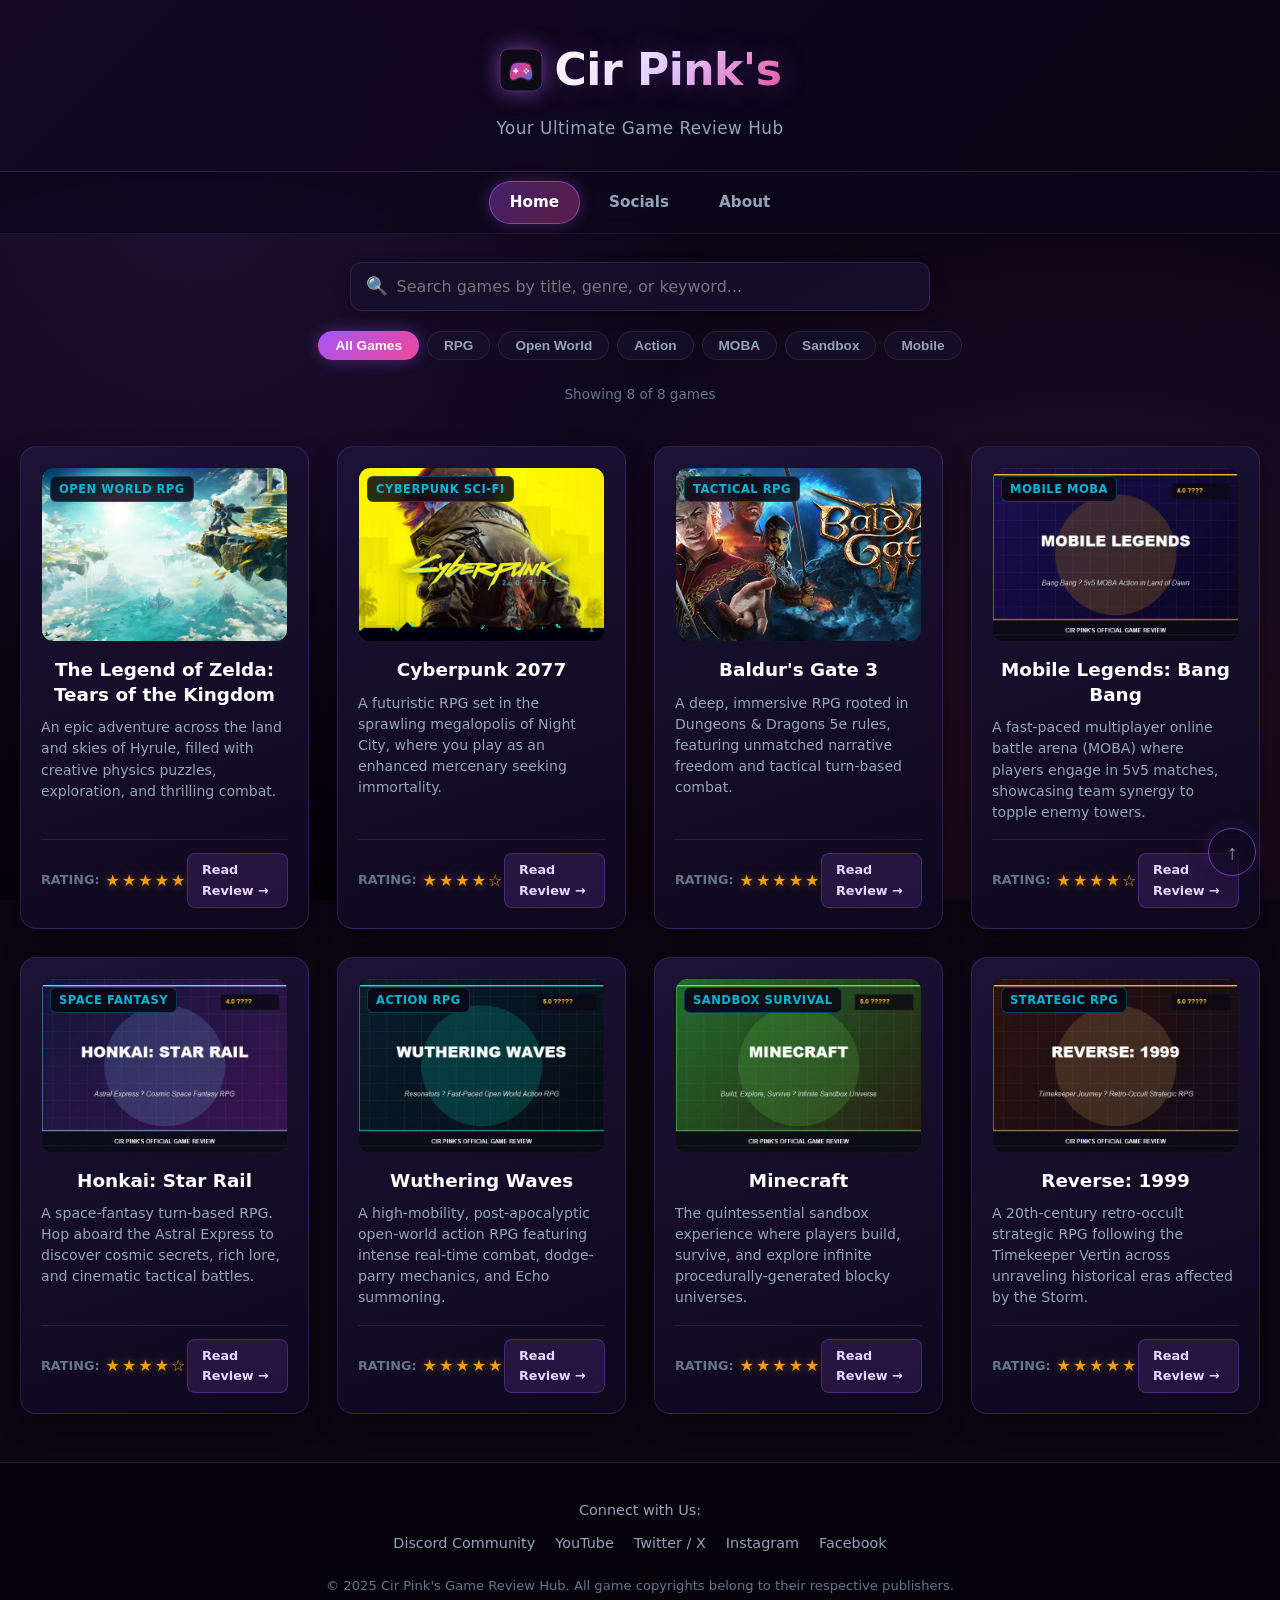
<file: index.html>
<!DOCTYPE html>
<html lang="en">
<head>
    <meta charset="UTF-8">
    <meta name="viewport" content="width=device-width, initial-scale=1.0">
    <meta name="description" content="Cir Pink's Game Review Hub - Thoughtful, stylish reviews, ratings, and system requirements for the best PC, Console, and Mobile games.">
    <title>Pingkian's Ultimate Game Review Hub | Cir Pink</title>
    <link rel="icon" type="image/svg+xml" href="favicon.svg">
    <link rel="stylesheet" type="text/css" href="stylesg.css">
    <script>
        function goToGameDescription(gameName) {
            let gameDescriptionPages = {
                "The Legend of Zelda: Tears of the Kingdom": "zelda.html",
                "Cyberpunk 2077": "cyberpunk.html",
                "Baldur's Gate 3": "baldurs.html",
                "Mobile Legends: Bang Bang": "ML.html",
                "Honkai: Star Rail": "HSR.html",
                "Wuthering Waves": "wuwa.html",
                "Minecraft": "mc.html",
                "Reverse: 1999": "r1999.html"
            };

            if (gameDescriptionPages[gameName]) {
                window.location.href = gameDescriptionPages[gameName];
            } else {
                alert("Description not available.");
            }
        }

        function navigatePage(page) {
            let pageURLs = {
                "Home": "index.html",
                "Socials": "Socials.html",
                "About": "About.html"
            };

            if (pageURLs[page]) {
                window.location.href = pageURLs[page];
            } else if (page === "#socials-section") {
                const el = document.getElementById("socials-section");
                if (el) el.scrollIntoView({ behavior: "smooth" });
            } else {
                alert("Page not available.");
            }
        }
    </script>
</head>
<body>

    <header id="head">
        <div class="brand-wrapper">
            <img src="assets/images/logo.svg" alt="Game Review Hub Logo" class="brand-icon">
            <h1>Cir Pink's</h1>
        </div>
        <p>Your Ultimate Game Review Hub</p>
    </header>

    <nav aria-label="Main navigation">
        <ul>
            <li><a href="index.html" class="active" onclick="navigatePage('Home'); return false;">Home</a></li>
            <li><a href="Socials.html" onclick="navigatePage('Socials'); return false;">Socials</a></li>
            <li><a href="About.html" onclick="navigatePage('About'); return false;">About</a></li>
        </ul>
    </nav>

    <!-- Interactive Search & Filtering Controls -->
    <section class="hub-controls" aria-label="Game search and filters">
        <div class="search-box-wrapper">
            <span class="search-icon">🔍</span>
            <input type="text" id="gameSearch" class="search-input" placeholder="Search games by title, genre, or keyword..." aria-label="Search games">
        </div>

        <div class="filter-bar" role="toolbar" aria-label="Filter games by category">
            <button class="filter-btn active" data-filter="all">All Games</button>
            <button class="filter-btn" data-filter="rpg">RPG</button>
            <button class="filter-btn" data-filter="open world">Open World</button>
            <button class="filter-btn" data-filter="action">Action</button>
            <button class="filter-btn" data-filter="moba">MOBA</button>
            <button class="filter-btn" data-filter="sandbox">Sandbox</button>
            <button class="filter-btn" data-filter="mobile">Mobile</button>
        </div>

        <div id="resultsCount" class="results-count">Showing 8 of 8 games</div>
    </section>

    <!-- Main Game Cards Grid -->
    <main class="container" id="gameGrid">

        <!-- Game 1: Zelda -->
        <article class="game-review" data-genre="action rpg open world adventure" data-platform="switch" onclick="goToGameDescription('The Legend of Zelda: Tears of the Kingdom')">
            <div class="card-img-wrapper">
                <span class="card-badge">Open World RPG</span>
                <img class="game1" src="assets/images/zelda.jpg" onerror="this.src='placeholderpics/placeholder_game_image1.jpg'" alt="The Legend of Zelda: Tears of the Kingdom cover">
            </div>

            <div class="card-body">
                <table>
                    <tr class="th">
                        <th>
                            <h2>The Legend of Zelda: Tears of the Kingdom</h2>
                        </th>
                    </tr>
                </table>

                <table>
                    <tr class="td">
                        <td>
                            An epic adventure across the land and skies of Hyrule, filled with creative physics puzzles, exploration, and thrilling combat.
                        </td>
                    </tr>
                </table>
            </div>

            <div class="card-footer">
                <div class="rate">
                    <strong>Rating:</strong> <span class="rating">★★★★★</span>
                </div>
                <span class="card-cta">Read Review →</span>
            </div>
        </article>

        <!-- Game 2: Cyberpunk 2077 -->
        <article class="game-review" data-genre="action rpg open world sci-fi" data-platform="pc ps5 xbox" onclick="goToGameDescription('Cyberpunk 2077')">
            <div class="card-img-wrapper">
                <span class="card-badge">Cyberpunk Sci-Fi</span>
                <img class="game2" src="assets/images/cyberpunk.jpg" onerror="this.src='placeholderpics/placeholder_game_image2.jpg'" alt="Cyberpunk 2077 cover">
            </div>

            <div class="card-body">
                <table>
                    <tr class="th">
                        <th>
                            <h2>Cyberpunk 2077</h2>
                        </th>
                    </tr>
                </table>

                <table>
                    <tr class="td">
                        <td>
                            A futuristic RPG set in the sprawling megalopolis of Night City, where you play as an enhanced mercenary seeking immortality.
                        </td>
                    </tr>
                </table>
            </div>

            <div class="card-footer">
                <div class="rate">
                    <strong>Rating:</strong> <span class="rating">★★★★☆</span>
                </div>
                <span class="card-cta">Read Review →</span>
            </div>
        </article>

        <!-- Game 3: Baldur's Gate 3 -->
        <article class="game-review" data-genre="rpg turn-based fantasy strategy" data-platform="pc ps5" onclick="goToGameDescription('Baldur\'s Gate 3')">
            <div class="card-img-wrapper">
                <span class="card-badge">Tactical RPG</span>
                <img class="game3" src="assets/images/baldurs.jpg" onerror="this.src='placeholderpics/placeholder_game_image3.jpg'" alt="Baldur's Gate 3 cover">
            </div>

            <div class="card-body">
                <table>
                    <tr class="th">
                        <th>
                            <h2>Baldur's Gate 3</h2>
                        </th>
                    </tr>
                </table>

                <table>
                    <tr class="td">
                        <td>
                            A deep, immersive RPG rooted in Dungeons & Dragons 5e rules, featuring unmatched narrative freedom and tactical turn-based combat.
                        </td>
                    </tr>
                </table>
            </div>

            <div class="card-footer">
                <div class="rate">
                    <strong>Rating:</strong> <span class="rating">★★★★★</span>
                </div>
                <span class="card-cta">Read Review →</span>
            </div>
        </article>

        <!-- Game 4: Mobile Legends: Bang Bang -->
        <article class="game-review" data-genre="moba mobile pvp competitive" data-platform="mobile" onclick="goToGameDescription('Mobile Legends: Bang Bang')">
            <div class="card-img-wrapper">
                <span class="card-badge">Mobile MOBA</span>
                <img class="game4" src="assets/images/ml.jpg" onerror="this.src='placeholderpics/placeholder_game_image4.jpg'" alt="Mobile Legends Bang Bang cover">
            </div>

            <div class="card-body">
                <table>
                    <tr class="th">
                        <th>
                            <h2>Mobile Legends: Bang Bang</h2>
                        </th>
                    </tr>
                </table>

                <table>
                    <tr class="td">
                        <td>
                            A fast-paced multiplayer online battle arena (MOBA) where players engage in 5v5 matches, showcasing team synergy to topple enemy towers.
                        </td>
                    </tr>
                </table>
            </div>

            <div class="card-footer">
                <div class="rate">
                    <strong>Rating:</strong> <span class="rating">★★★★☆</span>
                </div>
                <span class="card-cta">Read Review →</span>
            </div>
        </article>

        <!-- Game 5: Honkai: Star Rail -->
        <article class="game-review" data-genre="rpg strategy turn-based space mobile" data-platform="pc mobile ps5" onclick="goToGameDescription('Honkai: Star Rail')">
            <div class="card-img-wrapper">
                <span class="card-badge">Space Fantasy</span>
                <img class="game5" src="assets/images/hsr.jpg" onerror="this.src='placeholderpics/placeholder_game_image5.jpg'" alt="Honkai Star Rail cover">
            </div>

            <div class="card-body">
                <table>
                    <tr class="th">
                        <th>
                            <h2>Honkai: Star Rail</h2>
                        </th>
                    </tr>
                </table>

                <table>
                    <tr class="td">
                        <td>
                            A space-fantasy turn-based RPG. Hop aboard the Astral Express to discover cosmic secrets, rich lore, and cinematic tactical battles.
                        </td>
                    </tr>
                </table>
            </div>

            <div class="card-footer">
                <div class="rate">
                    <strong>Rating:</strong> <span class="rating">★★★★☆</span>
                </div>
                <span class="card-cta">Read Review →</span>
            </div>
        </article>

        <!-- Game 6: Wuthering Waves -->
        <article class="game-review" data-genre="action rpg open world anime mobile" data-platform="pc mobile" onclick="goToGameDescription('Wuthering Waves')">
            <div class="card-img-wrapper">
                <span class="card-badge">Action RPG</span>
                <img class="game6" src="assets/images/wuwa.jpg" onerror="this.src='placeholderpics/placeholder_game_image6.jpg'" alt="Wuthering Waves cover">
            </div>

            <div class="card-body">
                <table>
                    <tr class="th">
                        <th>
                            <h2>Wuthering Waves</h2>
                        </th>
                    </tr>
                </table>

                <table>
                    <tr class="td">
                        <td>
                            A high-mobility, post-apocalyptic open-world action RPG featuring intense real-time combat, dodge-parry mechanics, and Echo summoning.
                        </td>
                    </tr>
                </table>
            </div>

            <div class="card-footer">
                <div class="rate">
                    <strong>Rating:</strong> <span class="rating">★★★★★</span>
                </div>
                <span class="card-cta">Read Review →</span>
            </div>
        </article>

        <!-- Game 7: Minecraft -->
        <article class="game-review" data-genre="sandbox survival open world crafting" data-platform="pc switch ps5 xbox mobile" onclick="goToGameDescription('Minecraft')">
            <div class="card-img-wrapper">
                <span class="card-badge">Sandbox Survival</span>
                <img class="game7" src="assets/images/mc.jpg" onerror="this.src='placeholderpics/placeholder_game_image7.jpg'" alt="Minecraft cover">
            </div>

            <div class="card-body">
                <table>
                    <tr class="th">
                        <th>
                            <h2>Minecraft</h2>
                        </th>
                    </tr>
                </table>

                <table>
                    <tr class="td">
                        <td>
                            The quintessential sandbox experience where players build, survive, and explore infinite procedurally-generated blocky universes.
                        </td>
                    </tr>
                </table>
            </div>

            <div class="card-footer">
                <div class="rate">
                    <strong>Rating:</strong> <span class="rating">★★★★★</span>
                </div>
                <span class="card-cta">Read Review →</span>
            </div>
        </article>

        <!-- Game 8: Reverse: 1999 -->
        <article class="game-review" data-genre="rpg strategy turn-based retro mobile" data-platform="pc mobile" onclick="goToGameDescription('Reverse: 1999')">
            <div class="card-img-wrapper">
                <span class="card-badge">Strategic RPG</span>
                <img class="game8" src="assets/images/r1999.jpg" onerror="this.src='placeholderpics/placeholder_game_image8.jpg'" alt="Reverse 1999 cover">
            </div>

            <div class="card-body">
                <table>
                    <tr class="th">
                        <th>
                            <h2>Reverse: 1999</h2>
                        </th>
                    </tr>
                </table>

                <table>
                    <tr class="td">
                        <td>
                            A 20th-century retro-occult strategic RPG following the Timekeeper Vertin across unraveling historical eras affected by the Storm.
                        </td>
                    </tr>
                </table>
            </div>

            <div class="card-footer">
                <div class="rate">
                    <strong>Rating:</strong> <span class="rating">★★★★★</span>
                </div>
                <span class="card-cta">Read Review →</span>
            </div>
        </article>

        <!-- Empty search fallback message -->
        <div id="noResultsMsg" class="no-results" style="display: none;">
            <h3>No games found</h3>
            <p>Try searching with another keyword or resetting the category filter.</p>
        </div>

    </main>

    <footer id="socials-section">
        <p>Connect with Us:</p>
        <div class="footer-social-links">
            <a href="Socials.html">Discord Community</a>
            <a href="Socials.html">YouTube</a>
            <a href="Socials.html">Twitter / X</a>
            <a href="Socials.html">Instagram</a>
            <a href="Socials.html">Facebook</a>
        </div>
        <p class="footer-copy">&copy; 2025 Cir Pink's Game Review Hub. All game copyrights belong to their respective publishers.</p>
    </footer>

    <!-- Floating Back to Top Button -->
    <button onclick="navigatePage('Home')" class="homes" title="Scroll to top" aria-label="Scroll to top">↑</button>

    <!-- Interactive Scripts -->
    <script src="assets/js/main.js"></script>
</body>
</html>
</file>
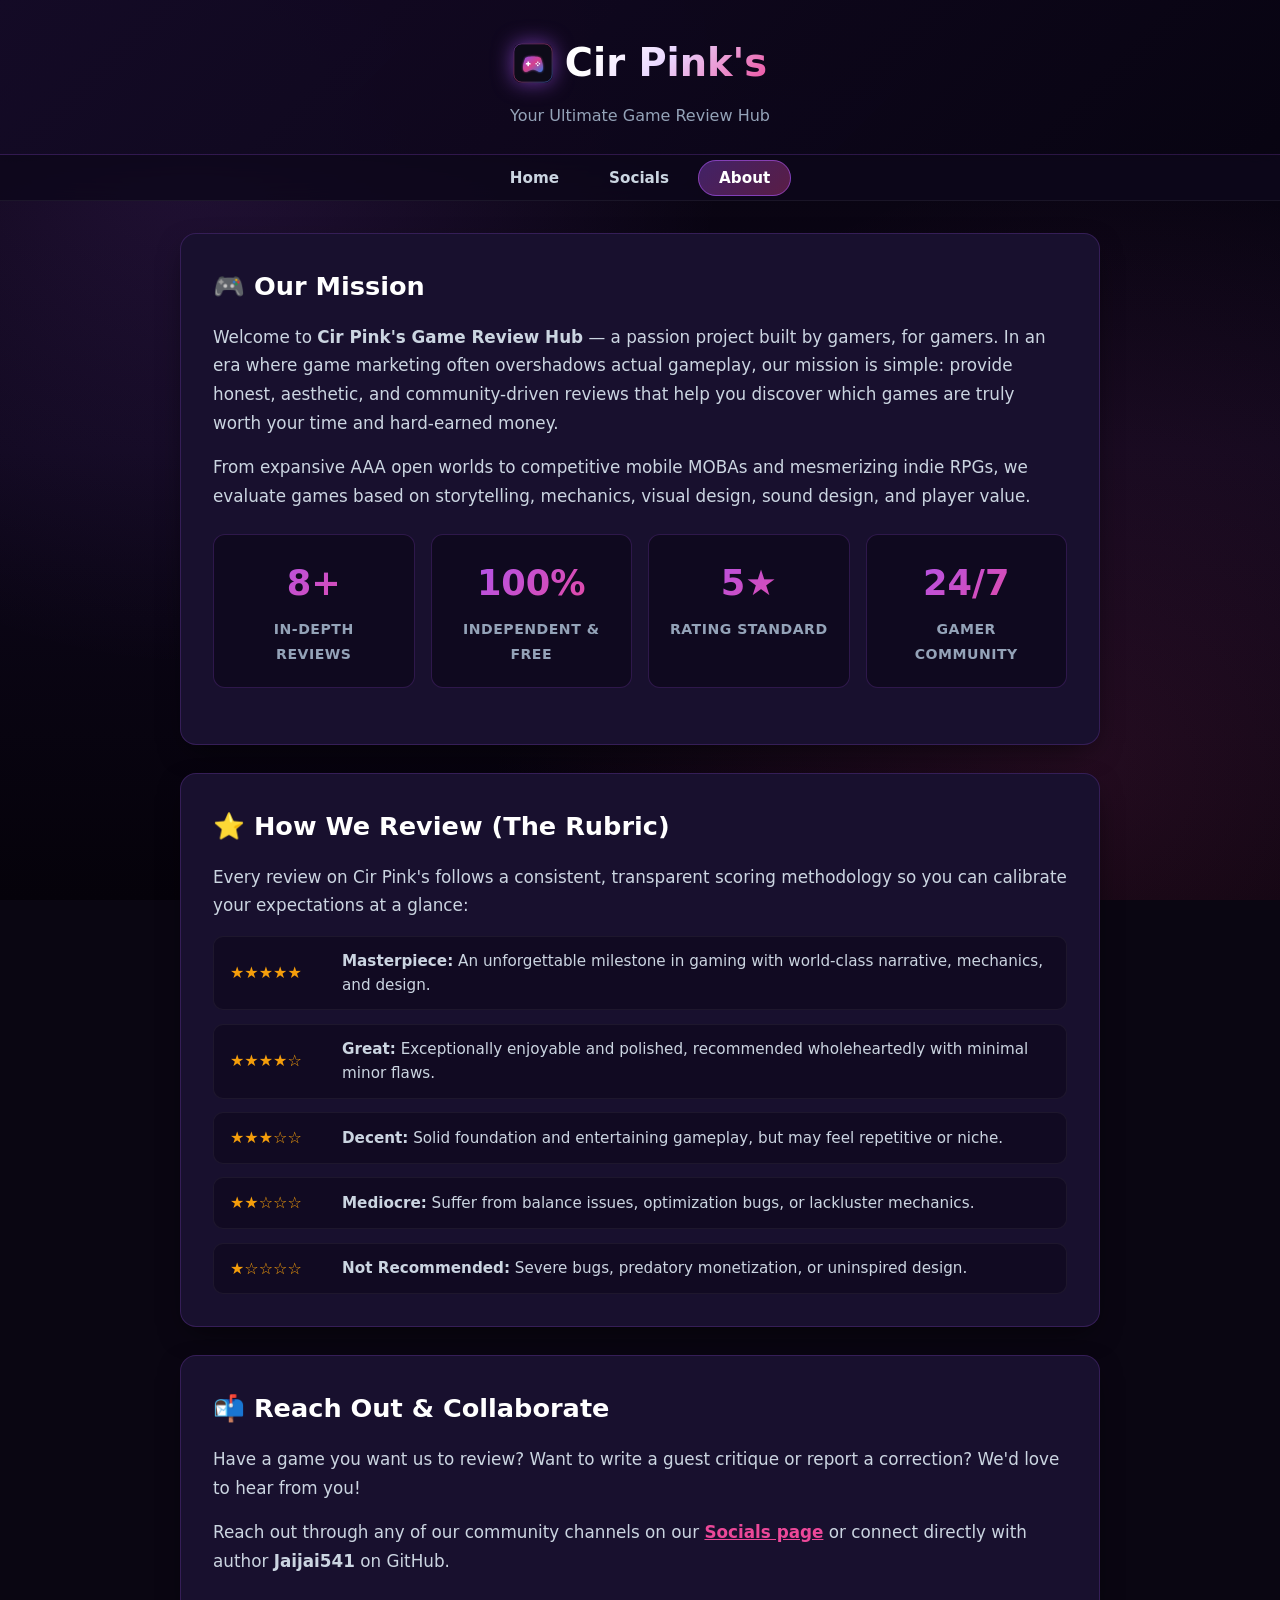
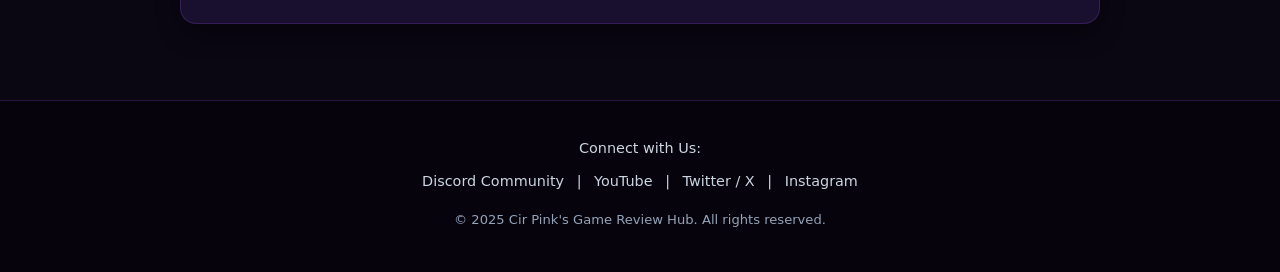
<file: About.html>
<!DOCTYPE html>
<html lang="en">
<head>
    <meta charset="UTF-8">
    <meta name="viewport" content="width=device-width, initial-scale=1.0">
    <meta name="description" content="About Cir Pink's Game Review Hub - Learn about our review methodology, mission, and passionate team of gamers.">
    <title>Cir Pink's - About the Hub</title>
    <link rel="icon" type="image/svg+xml" href="favicon.svg">
    <link rel="stylesheet" type="text/css" href="stylesabout.css">
    <script>
        function navigatePage(page) {
            let pageURLs = {
                "Home": "index.html",
                "Socials": "Socials.html",
                "About": "About.html"
            };

            if (pageURLs[page]) {
                window.location.href = pageURLs[page];
            } else {
                alert("Page not available.");
            }
        }
    </script>
</head>
<body>

    <header>
        <div class="brand-wrapper">
            <img src="assets/images/logo.svg" alt="Game Review Hub Logo" class="brand-icon">
            <h1>Cir Pink's</h1>
        </div>
        <p>Your Ultimate Game Review Hub</p>
    </header>

    <nav aria-label="Main navigation">
        <ul>
            <li><a href="index.html" onclick="navigatePage('Home'); return false;">Home</a></li>
            <li><a href="Socials.html" onclick="navigatePage('Socials'); return false;">Socials</a></li>
            <li><a href="About.html" class="active" onclick="navigatePage('About'); return false;">About</a></li>
        </ul>
    </nav>

    <main class="container">
        
        <article class="about-card">
            <h2>🎮 Our Mission</h2>
            <p>Welcome to <strong>Cir Pink's Game Review Hub</strong> — a passion project built by gamers, for gamers. In an era where game marketing often overshadows actual gameplay, our mission is simple: provide honest, aesthetic, and community-driven reviews that help you discover which games are truly worth your time and hard-earned money.</p>
            <p>From expansive AAA open worlds to competitive mobile MOBAs and mesmerizing indie RPGs, we evaluate games based on storytelling, mechanics, visual design, sound design, and player value.</p>

            <div class="stats-grid">
                <div class="stat-item">
                    <span class="stat-number">8+</span>
                    <span class="stat-label">In-Depth Reviews</span>
                </div>
                <div class="stat-item">
                    <span class="stat-number">100%</span>
                    <span class="stat-label">Independent & Free</span>
                </div>
                <div class="stat-item">
                    <span class="stat-number">5★</span>
                    <span class="stat-label">Rating Standard</span>
                </div>
                <div class="stat-item">
                    <span class="stat-number">24/7</span>
                    <span class="stat-label">Gamer Community</span>
                </div>
            </div>
        </article>

        <article class="about-card">
            <h2>⭐ How We Review (The Rubric)</h2>
            <p>Every review on Cir Pink's follows a consistent, transparent scoring methodology so you can calibrate your expectations at a glance:</p>
            
            <div class="rubric-list">
                <div class="rubric-item">
                    <span class="rubric-stars">★★★★★</span>
                    <span class="rubric-desc"><strong>Masterpiece:</strong> An unforgettable milestone in gaming with world-class narrative, mechanics, and design.</span>
                </div>
                <div class="rubric-item">
                    <span class="rubric-stars">★★★★☆</span>
                    <span class="rubric-desc"><strong>Great:</strong> Exceptionally enjoyable and polished, recommended wholeheartedly with minimal minor flaws.</span>
                </div>
                <div class="rubric-item">
                    <span class="rubric-stars">★★★☆☆</span>
                    <span class="rubric-desc"><strong>Decent:</strong> Solid foundation and entertaining gameplay, but may feel repetitive or niche.</span>
                </div>
                <div class="rubric-item">
                    <span class="rubric-stars">★★☆☆☆</span>
                    <span class="rubric-desc"><strong>Mediocre:</strong> Suffer from balance issues, optimization bugs, or lackluster mechanics.</span>
                </div>
                <div class="rubric-item">
                    <span class="rubric-stars">★☆☆☆☆</span>
                    <span class="rubric-desc"><strong>Not Recommended:</strong> Severe bugs, predatory monetization, or uninspired design.</span>
                </div>
            </div>
        </article>

        <article class="about-card">
            <h2>📬 Reach Out & Collaborate</h2>
            <p>Have a game you want us to review? Want to write a guest critique or report a correction? We'd love to hear from you!</p>
            <p>Reach out through any of our community channels on our <a href="Socials.html" style="color: var(--accent-pink); font-weight: 600;">Socials page</a> or connect directly with author <strong>Jaijai541</strong> on GitHub.</p>
        </article>

    </main>

    <footer id="socials-section">
        <p>Connect with Us:</p>
        <div style="margin-bottom: 1rem;">
            <a href="Socials.html">Discord Community</a> | 
            <a href="Socials.html">YouTube</a> | 
            <a href="Socials.html">Twitter / X</a> | 
            <a href="Socials.html">Instagram</a>
        </div>
        <p style="color: var(--text-muted); font-size: 0.82rem;">&copy; 2025 Cir Pink's Game Review Hub. All rights reserved.</p>
    </footer>

    <script src="assets/js/main.js"></script>
</body>
</html>
</file>
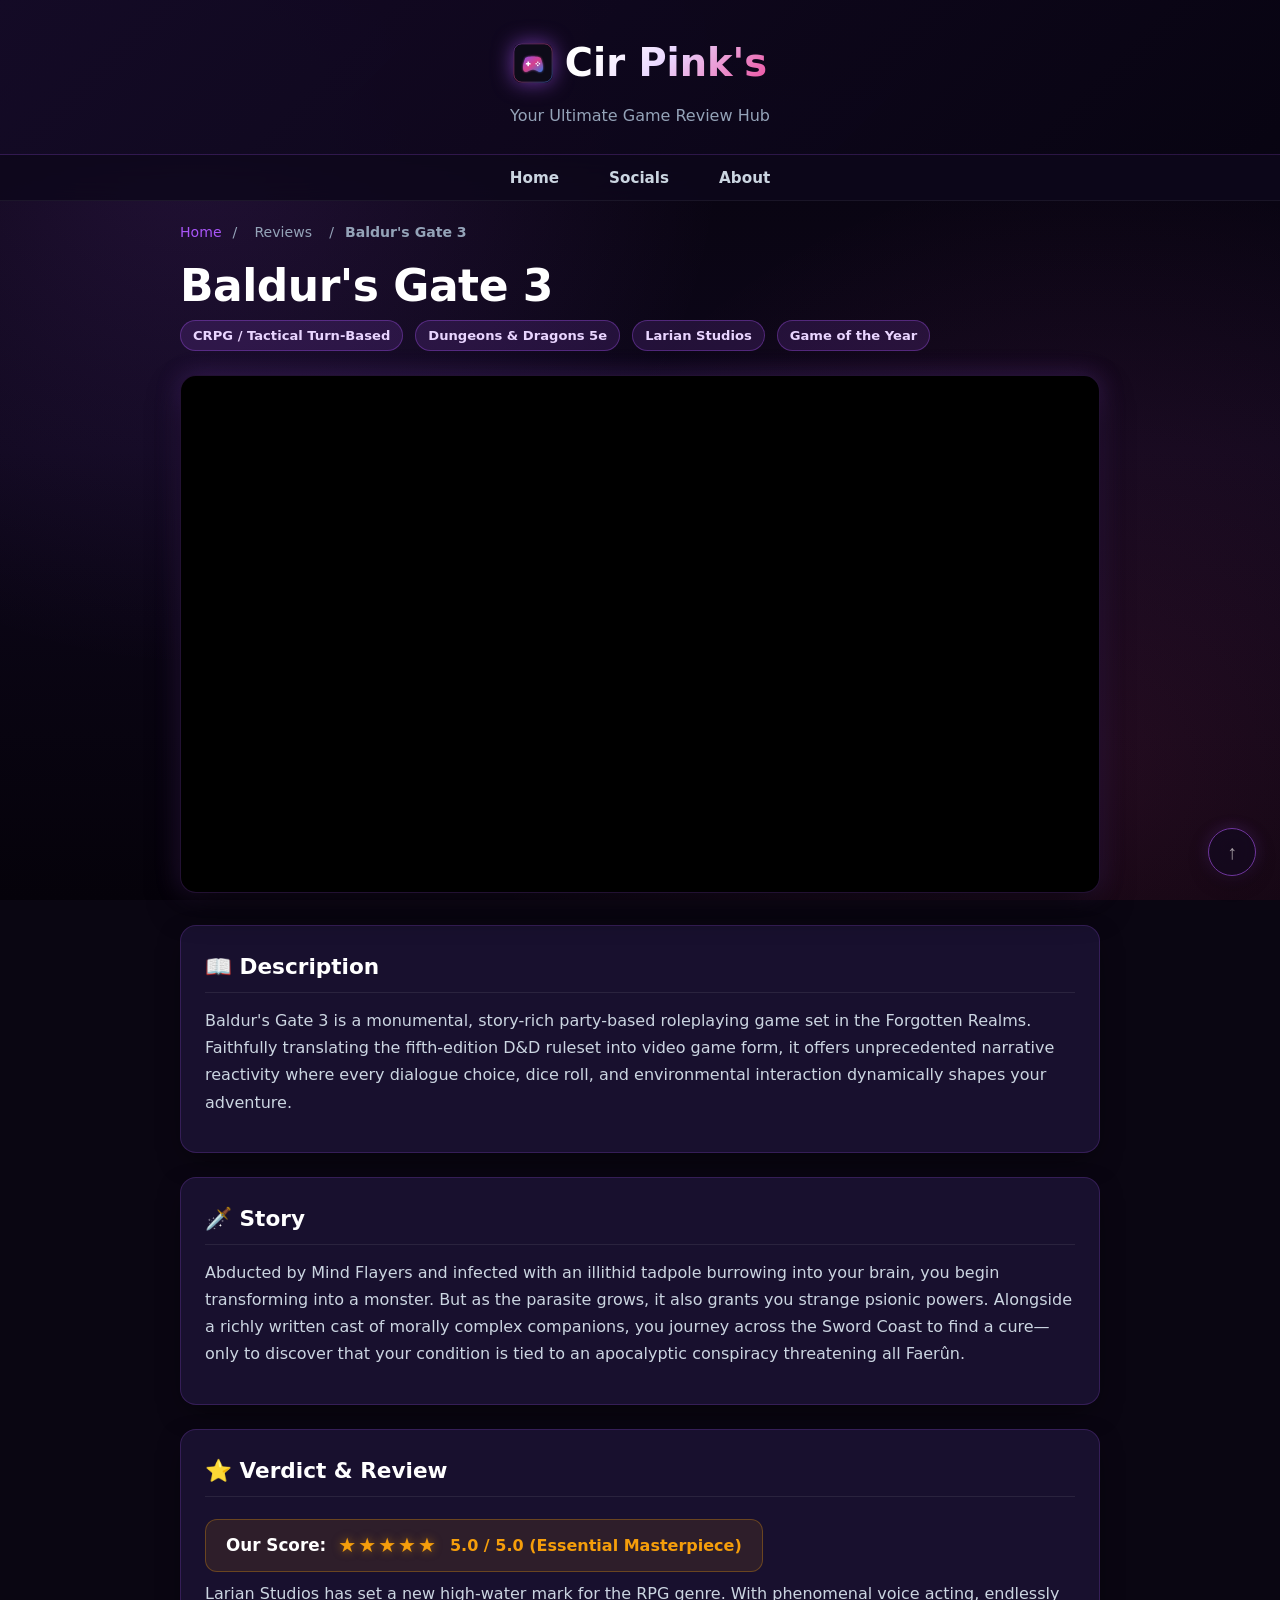
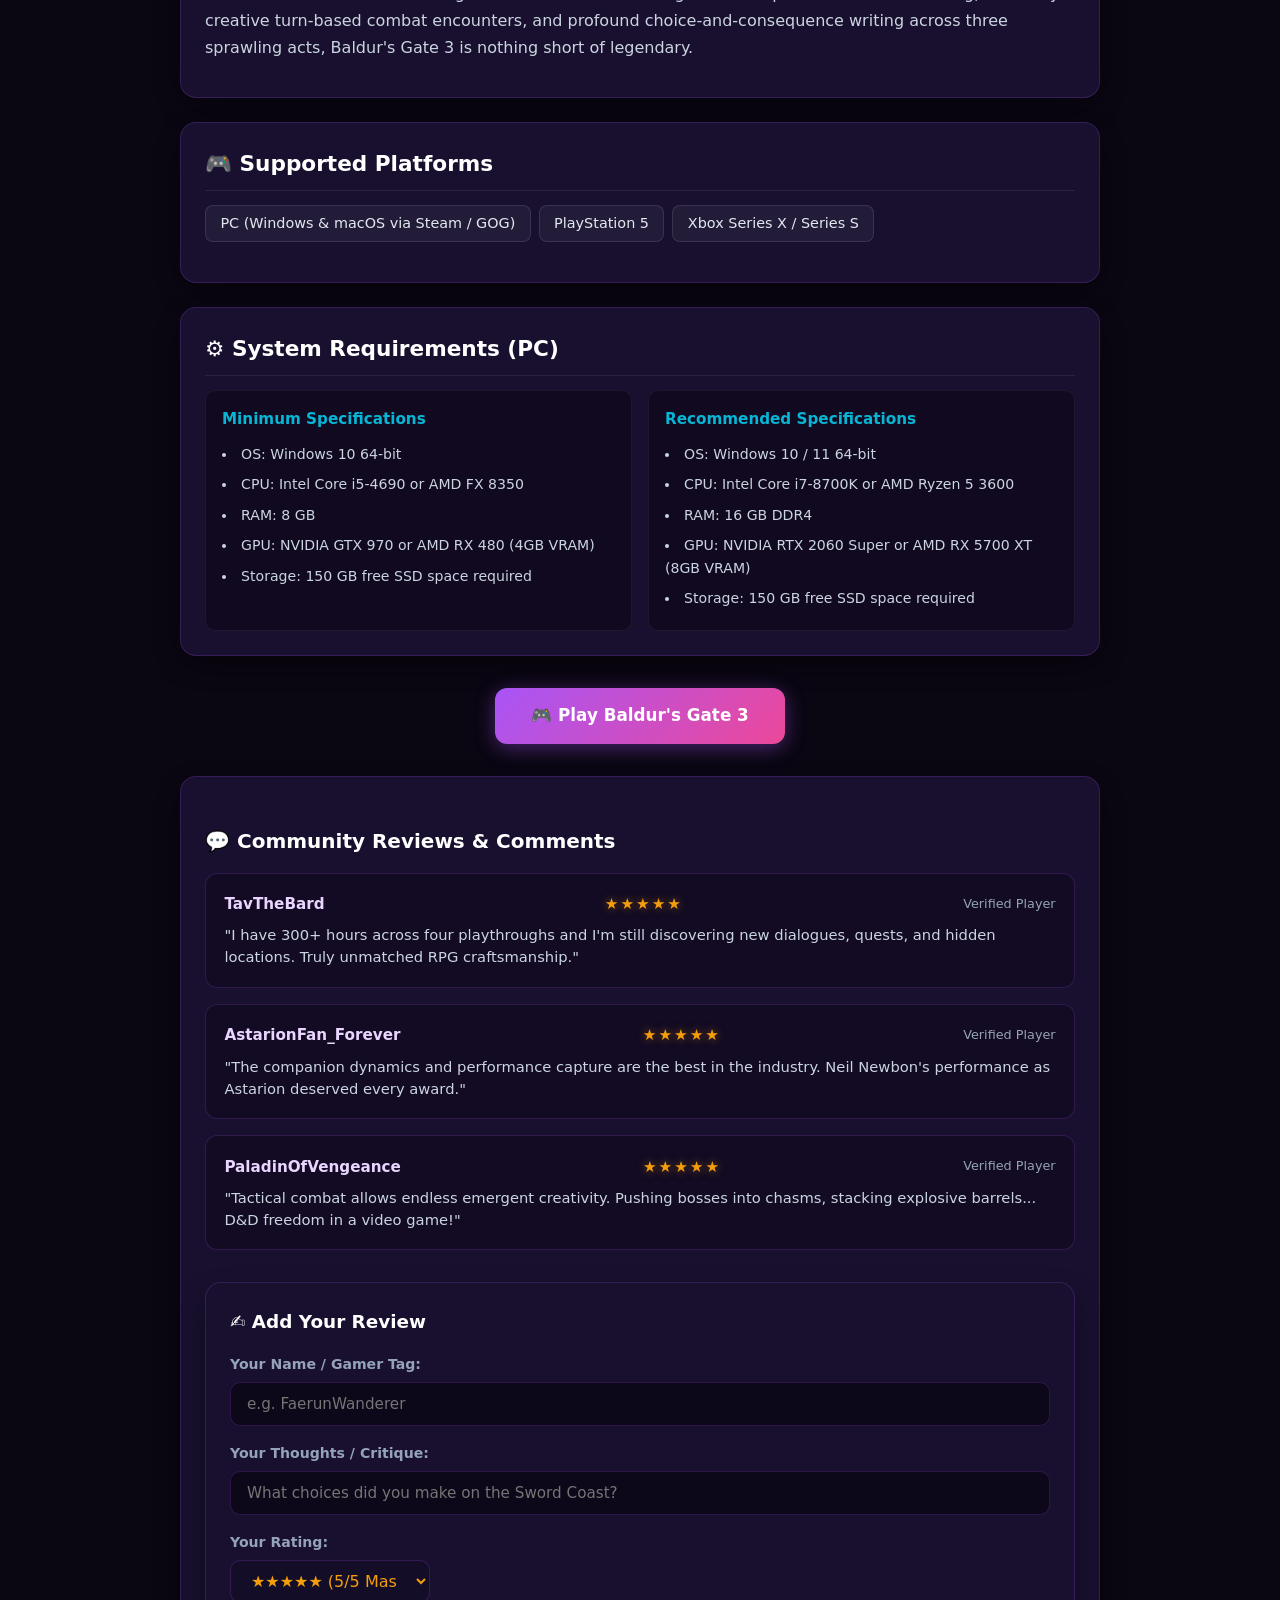
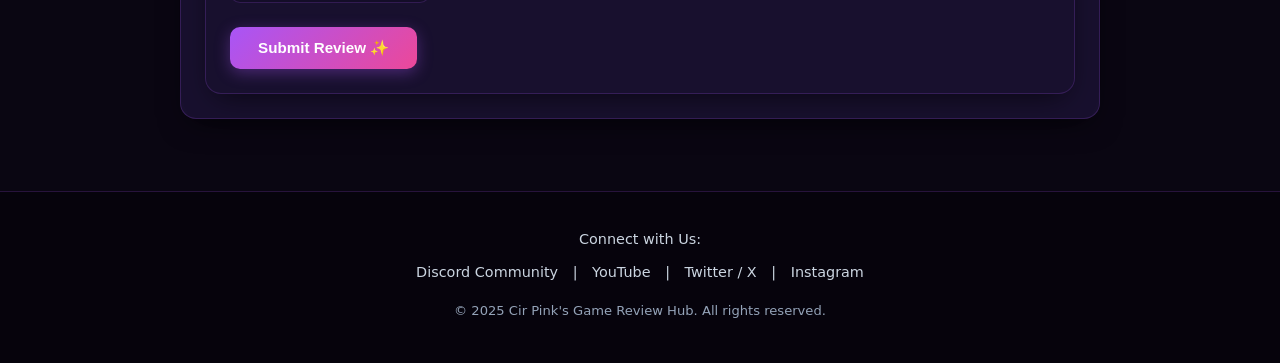
<file: baldurs.html>
<!DOCTYPE html>
<html lang="en">
<head>
    <meta charset="UTF-8">
    <meta name="viewport" content="width=device-width, initial-scale=1.0">
    <meta name="description" content="In-depth review of Baldur's Gate 3 by Larian Studios. Turn-based combat, D&D 5e mechanics, branching companions, and PC requirements.">
    <title>Baldur's Gate 3 - Review | Cir Pink's</title>
    <link rel="icon" type="image/svg+xml" href="favicon.svg">
    <link rel="stylesheet" type="text/css" href="stylesz.css">
    <script>
        function navigatePage(page) {
            let pageURLs = {
                "Home": "index.html",
                "Socials": "Socials.html",
                "About": "About.html"
            };

            if (pageURLs[page]) {
                window.location.href = pageURLs[page];
            } else if (page === "#socials-section") {
                const el = document.getElementById("socials-section");
                if (el) el.scrollIntoView({ behavior: "smooth" });
            } else {
                alert("Page not available.");
            }
        }
    </script>
</head>
<body>
    <header>
        <div class="brand-wrapper">
            <img src="assets/images/logo.svg" alt="Game Review Hub Logo" class="brand-icon">
            <h1>Cir Pink's</h1>
        </div>
        <p>Your Ultimate Game Review Hub</p>
    </header>

    <nav aria-label="Main navigation">
        <ul>
            <li><a href="index.html" onclick="navigatePage('Home'); return false;">Home</a></li>
            <li><a href="Socials.html" onclick="navigatePage('Socials'); return false;">Socials</a></li>
            <li><a href="About.html" onclick="navigatePage('About'); return false;">About</a></li>
        </ul>
    </nav>

    <div class="breadcrumbs">
        <a href="index.html">Home</a> <span>/</span> <span>Reviews</span> <span>/</span> <strong>Baldur's Gate 3</strong>
    </div>

    <main class="review-content">
        <div class="review-header">
            <h1>Baldur's Gate 3</h1>
            <div class="review-meta">
                <span class="badge">CRPG / Tactical Turn-Based</span>
                <span class="badge">Dungeons & Dragons 5e</span>
                <span class="badge">Larian Studios</span>
                <span class="badge">Game of the Year</span>
            </div>
        </div>

        <div class="video">
            <iframe src="https://www.youtube-nocookie.com/embed/1T22wNvoNiU" title="Baldur's Gate 3 Trailer" allow="accelerometer; autoplay; clipboard-write; encrypted-media; gyroscope; picture-in-picture; web-share" referrerpolicy="strict-origin-when-cross-origin" allowfullscreen></iframe>
        </div>

        <section class="section-block">
            <h2>📖 Description</h2>
            <p>Baldur's Gate 3 is a monumental, story-rich party-based roleplaying game set in the Forgotten Realms. Faithfully translating the fifth-edition D&D ruleset into video game form, it offers unprecedented narrative reactivity where every dialogue choice, dice roll, and environmental interaction dynamically shapes your adventure.</p>
        </section>

        <section class="section-block">
            <h2>🗡️ Story</h2>
            <p>Abducted by Mind Flayers and infected with an illithid tadpole burrowing into your brain, you begin transforming into a monster. But as the parasite grows, it also grants you strange psionic powers. Alongside a richly written cast of morally complex companions, you journey across the Sword Coast to find a cure—only to discover that your condition is tied to an apocalyptic conspiracy threatening all Faerûn.</p>
        </section>

        <section class="section-block">
            <h2>⭐ Verdict & Review</h2>
            <div class="rating-score-box">
                <strong>Our Score:</strong>
                <span class="rating">★★★★★</span>
                <span style="color: var(--accent-gold); font-weight: 700;">5.0 / 5.0 (Essential Masterpiece)</span>
            </div>
            <p>Larian Studios has set a new high-water mark for the RPG genre. With phenomenal voice acting, endlessly creative turn-based combat encounters, and profound choice-and-consequence writing across three sprawling acts, Baldur's Gate 3 is nothing short of legendary.</p>
        </section>

        <section class="section-block">
            <h2>🎮 Supported Platforms</h2>
            <ul class="platform-list">
                <li>PC (Windows & macOS via Steam / GOG)</li>
                <li>PlayStation 5</li>
                <li>Xbox Series X / Series S</li>
            </ul>
        </section>

        <section class="section-block">
            <h2>⚙️ System Requirements (PC)</h2>
            <div class="specs-grid">
                <div class="spec-card">
                    <h3>Minimum Specifications</h3>
                    <ul>
                        <li>OS: Windows 10 64-bit</li>
                        <li>CPU: Intel Core i5-4690 or AMD FX 8350</li>
                        <li>RAM: 8 GB</li>
                        <li>GPU: NVIDIA GTX 970 or AMD RX 480 (4GB VRAM)</li>
                        <li>Storage: 150 GB free SSD space required</li>
                    </ul>
                </div>
                <div class="spec-card">
                    <h3>Recommended Specifications</h3>
                    <ul>
                        <li>OS: Windows 10 / 11 64-bit</li>
                        <li>CPU: Intel Core i7-8700K or AMD Ryzen 5 3600</li>
                        <li>RAM: 16 GB DDR4</li>
                        <li>GPU: NVIDIA RTX 2060 Super or AMD RX 5700 XT (8GB VRAM)</li>
                        <li>Storage: 150 GB free SSD space required</li>
                    </ul>
                </div>
            </div>
        </section>

        <div class="cta-wrapper">
            <a href="https://baldursgate3.game" target="_blank" rel="noopener noreferrer" class="play-button">
                🎮 Play Baldur's Gate 3
            </a>
        </div>

        <!-- User Comments Section -->
        <section class="section-block">
            <div class="review-comments">
                <h3>💬 Community Reviews & Comments</h3>
                
                <div class="review-comment">
                    <div class="comment-header">
                        <span class="comment-user">TavTheBard</span>
                        <span class="rating" style="font-size: 0.95rem;">★★★★★</span>
                        <span class="comment-date">Verified Player</span>
                    </div>
                    <p>"I have 300+ hours across four playthroughs and I'm still discovering new dialogues, quests, and hidden locations. Truly unmatched RPG craftsmanship."</p>
                </div>

                <div class="review-comment">
                    <div class="comment-header">
                        <span class="comment-user">AstarionFan_Forever</span>
                        <span class="rating" style="font-size: 0.95rem;">★★★★★</span>
                        <span class="comment-date">Verified Player</span>
                    </div>
                    <p>"The companion dynamics and performance capture are the best in the industry. Neil Newbon's performance as Astarion deserved every award."</p>
                </div>

                <div class="review-comment">
                    <div class="comment-header">
                        <span class="comment-user">PaladinOfVengeance</span>
                        <span class="rating" style="font-size: 0.95rem;">★★★★★</span>
                        <span class="comment-date">Verified Player</span>
                    </div>
                    <p>"Tactical combat allows endless emergent creativity. Pushing bosses into chasms, stacking explosive barrels... D&D freedom in a video game!"</p>
                </div>
            </div>

            <div class="add-comment-card">
                <h4>✍️ Add Your Review</h4>
                <div class="form-group">
                    <label for="username">Your Name / Gamer Tag:</label>
                    <input type="text" id="username" placeholder="e.g. FaerunWanderer" autocomplete="name">
                </div>
                <div class="form-group">
                    <label for="usercomment">Your Thoughts / Critique:</label>
                    <input class="usercomment" type="text" id="usercomment" name="usercomment" placeholder="What choices did you make on the Sword Coast?">
                </div>
                <div class="form-group">
                    <label for="star">Your Rating:</label>
                    <select class="star" id="star" name="star">
                        <option value="5">★★★★★ (5/5 Masterpiece)</option>
                        <option value="4">★★★★☆ (4/5 Great)</option>
                        <option value="3">★★★☆☆ (3/5 Good)</option>
                        <option value="2">★★☆☆☆ (2/5 Mediocre)</option>
                        <option value="1">★☆☆☆☆ (1/5 Poor)</option>
                    </select>
                </div>
                <button type="button" class="submit submit-btn">Submit Review ✨</button>
            </div>
        </section>

    </main>
    
    <footer id="socials-section">
        <p>Connect with Us:</p>
        <div style="margin-bottom: 1rem;">
            <a href="Socials.html">Discord Community</a> | 
            <a href="Socials.html">YouTube</a> | 
            <a href="Socials.html">Twitter / X</a> | 
            <a href="Socials.html">Instagram</a>
        </div>
        <p style="color: var(--text-muted); font-size: 0.82rem;">&copy; 2025 Cir Pink's Game Review Hub. All rights reserved.</p>
    </footer>

    <button onclick="navigatePage('Home')" class="homes" title="Scroll to top" aria-label="Scroll to top">↑</button>
    <script src="assets/js/main.js"></script>
</body>
</html>
</file>
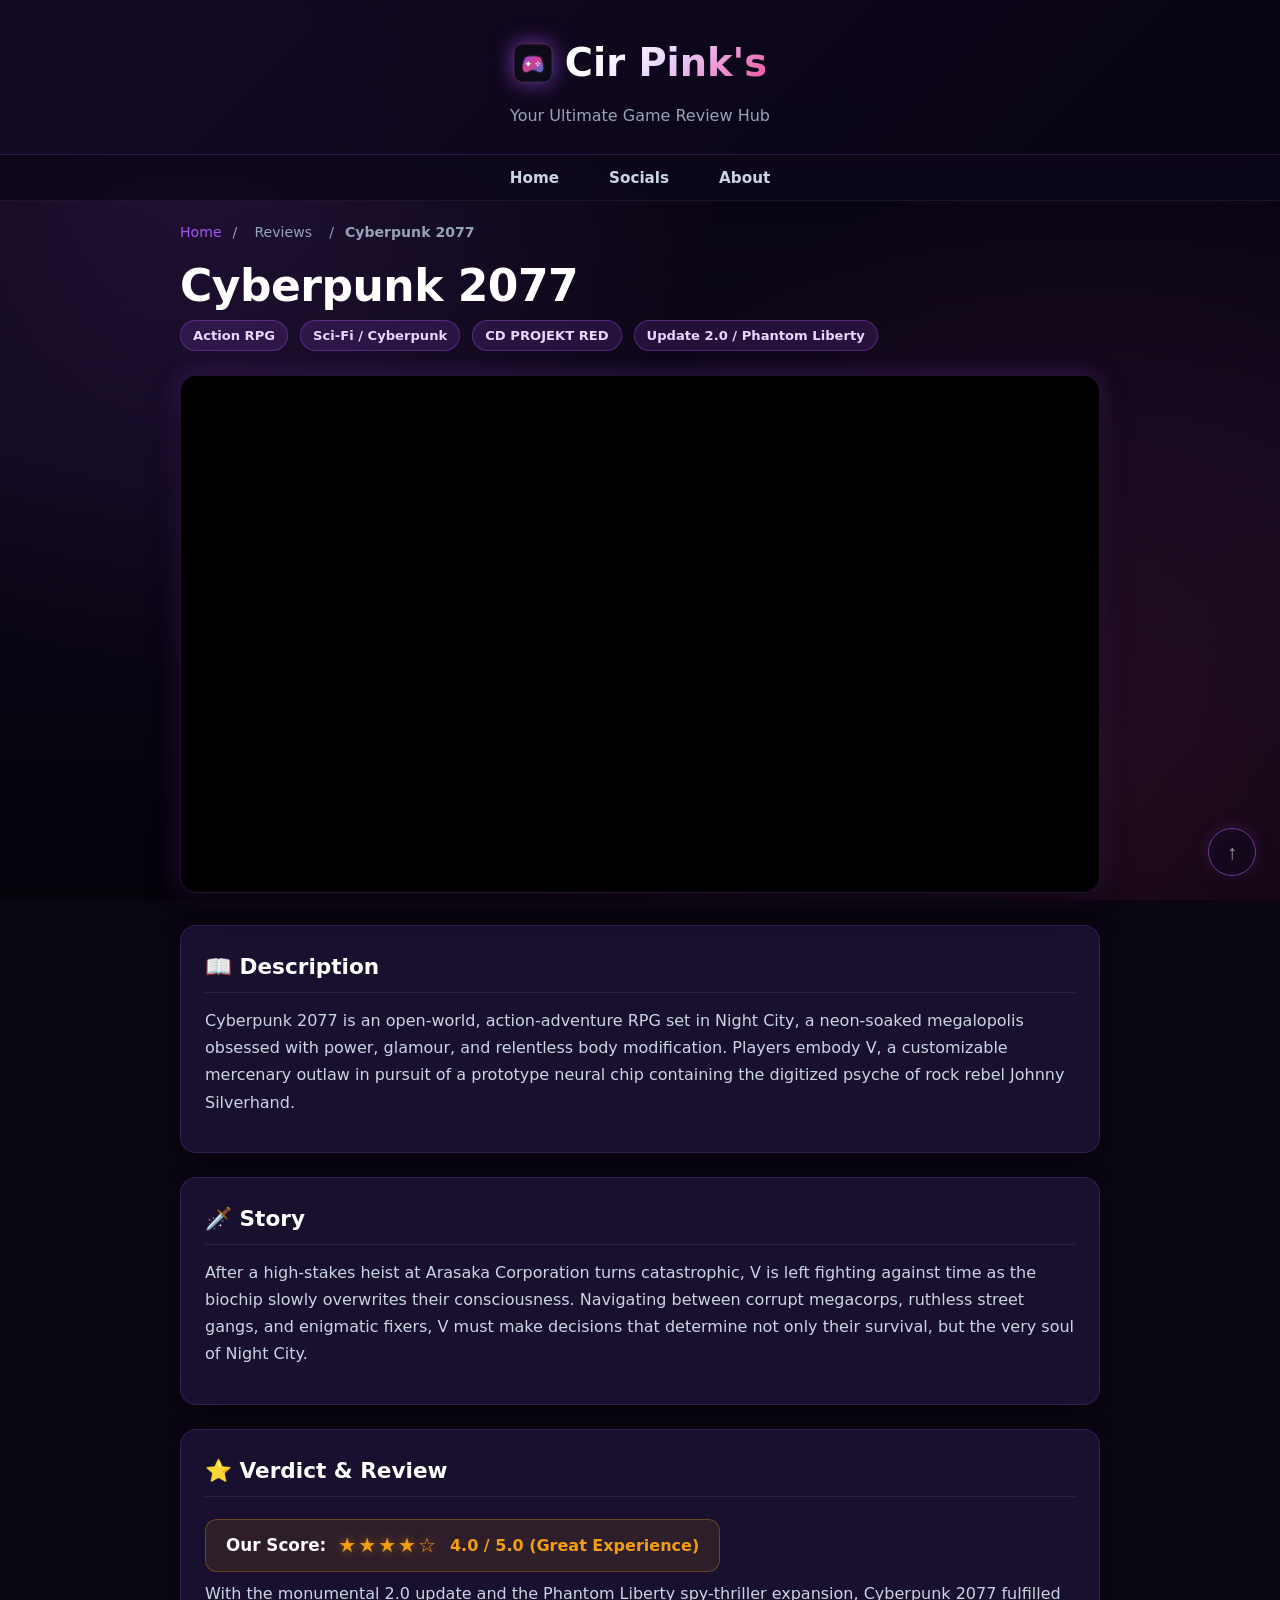
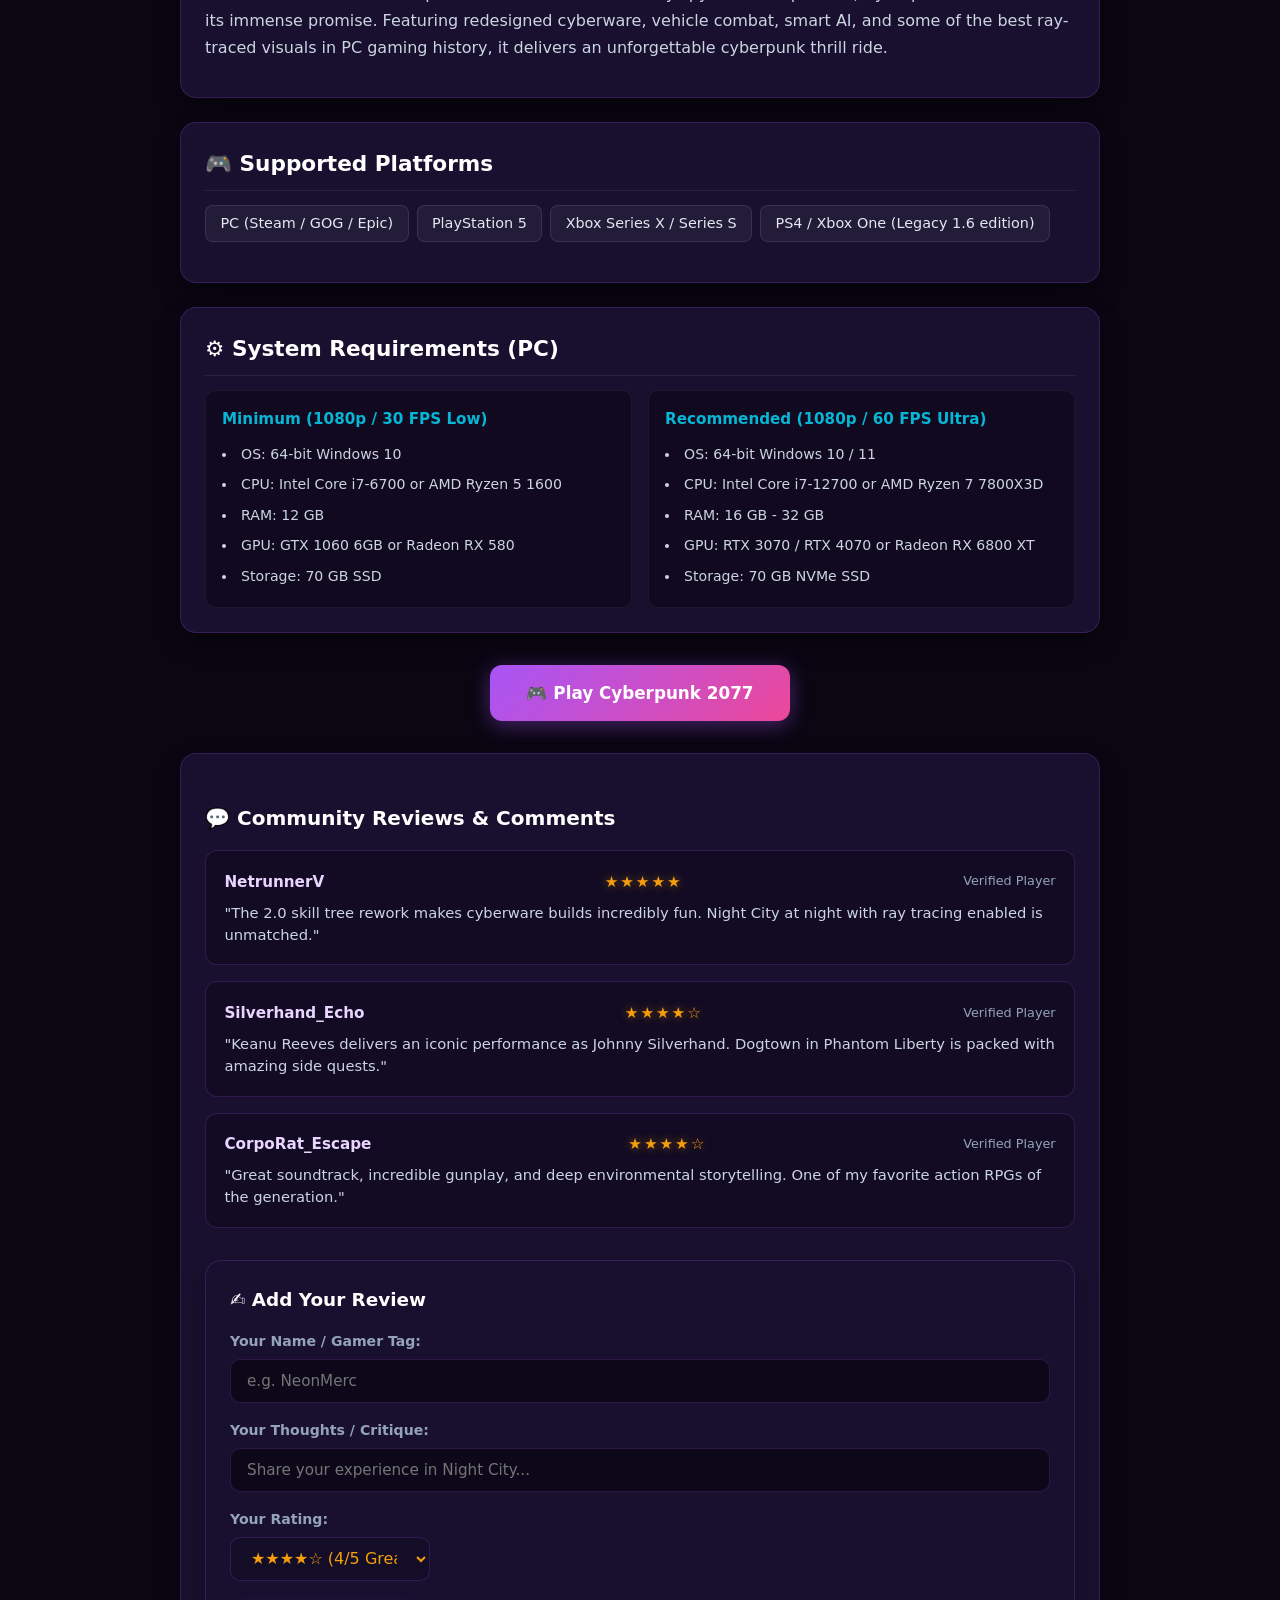
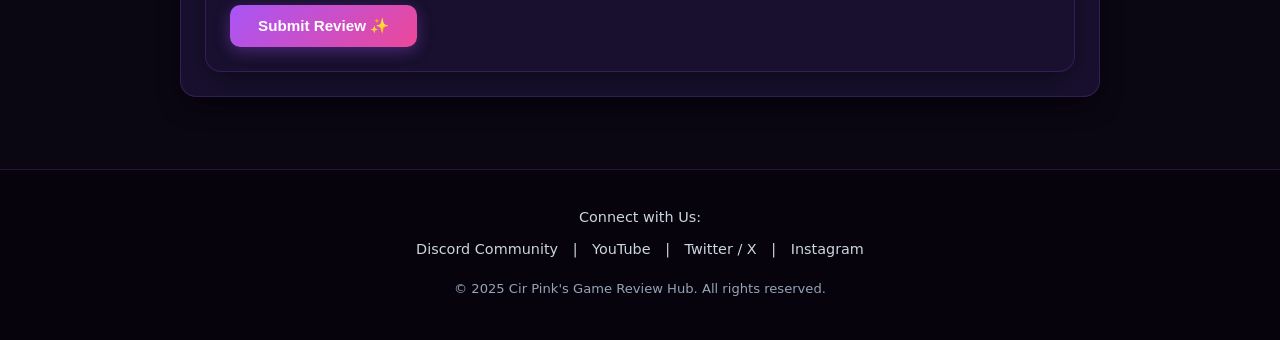
<file: cyberpunk.html>
<!DOCTYPE html>
<html lang="en">
<head>
    <meta charset="UTF-8">
    <meta name="viewport" content="width=device-width, initial-scale=1.0">
    <meta name="description" content="In-depth review of Cyberpunk 2077 Phantom Liberty on PC, PS5, and Xbox Series X. Night City lore, combat overhaul, and system specs.">
    <title>Cyberpunk 2077 - Review | Cir Pink's</title>
    <link rel="icon" type="image/svg+xml" href="favicon.svg">
    <link rel="stylesheet" type="text/css" href="stylesz.css">
    <script>
        function navigatePage(page) {
            let pageURLs = {
                "Home": "index.html",
                "Socials": "Socials.html",
                "About": "About.html"
            };

            if (pageURLs[page]) {
                window.location.href = pageURLs[page];
            } else if (page === "#socials-section") {
                const el = document.getElementById("socials-section");
                if (el) el.scrollIntoView({ behavior: "smooth" });
            } else {
                alert("Page not available.");
            }
        }
    </script>
</head>
<body>
    <header>
        <div class="brand-wrapper">
            <img src="assets/images/logo.svg" alt="Game Review Hub Logo" class="brand-icon">
            <h1>Cir Pink's</h1>
        </div>
        <p>Your Ultimate Game Review Hub</p>
    </header>

    <nav aria-label="Main navigation">
        <ul>
            <li><a href="index.html" onclick="navigatePage('Home'); return false;">Home</a></li>
            <li><a href="Socials.html" onclick="navigatePage('Socials'); return false;">Socials</a></li>
            <li><a href="About.html" onclick="navigatePage('About'); return false;">About</a></li>
        </ul>
    </nav>

    <div class="breadcrumbs">
        <a href="index.html">Home</a> <span>/</span> <span>Reviews</span> <span>/</span> <strong>Cyberpunk 2077</strong>
    </div>

    <main class="review-content">
        <div class="review-header">
            <h1>Cyberpunk 2077</h1>
            <div class="review-meta">
                <span class="badge">Action RPG</span>
                <span class="badge">Sci-Fi / Cyberpunk</span>
                <span class="badge">CD PROJEKT RED</span>
                <span class="badge">Update 2.0 / Phantom Liberty</span>
            </div>
        </div>

        <div class="video">
            <iframe src="https://www.youtube-nocookie.com/embed/DvVjkqB3LH0" title="Cyberpunk 2077 Trailer" allow="accelerometer; autoplay; clipboard-write; encrypted-media; gyroscope; picture-in-picture; web-share" referrerpolicy="strict-origin-when-cross-origin" allowfullscreen></iframe>
        </div>

        <section class="section-block">
            <h2>📖 Description</h2>
            <p>Cyberpunk 2077 is an open-world, action-adventure RPG set in Night City, a neon-soaked megalopolis obsessed with power, glamour, and relentless body modification. Players embody V, a customizable mercenary outlaw in pursuit of a prototype neural chip containing the digitized psyche of rock rebel Johnny Silverhand.</p>
        </section>

        <section class="section-block">
            <h2>🗡️ Story</h2>
            <p>After a high-stakes heist at Arasaka Corporation turns catastrophic, V is left fighting against time as the biochip slowly overwrites their consciousness. Navigating between corrupt megacorps, ruthless street gangs, and enigmatic fixers, V must make decisions that determine not only their survival, but the very soul of Night City.</p>
        </section>

        <section class="section-block">
            <h2>⭐ Verdict & Review</h2>
            <div class="rating-score-box">
                <strong>Our Score:</strong>
                <span class="rating">★★★★☆</span>
                <span style="color: var(--accent-gold); font-weight: 700;">4.0 / 5.0 (Great Experience)</span>
            </div>
            <p>With the monumental 2.0 update and the Phantom Liberty spy-thriller expansion, Cyberpunk 2077 fulfilled its immense promise. Featuring redesigned cyberware, vehicle combat, smart AI, and some of the best ray-traced visuals in PC gaming history, it delivers an unforgettable cyberpunk thrill ride.</p>
        </section>

        <section class="section-block">
            <h2>🎮 Supported Platforms</h2>
            <ul class="platform-list">
                <li>PC (Steam / GOG / Epic)</li>
                <li>PlayStation 5</li>
                <li>Xbox Series X / Series S</li>
                <li>PS4 / Xbox One (Legacy 1.6 edition)</li>
            </ul>
        </section>

        <section class="section-block">
            <h2>⚙️ System Requirements (PC)</h2>
            <div class="specs-grid">
                <div class="spec-card">
                    <h3>Minimum (1080p / 30 FPS Low)</h3>
                    <ul>
                        <li>OS: 64-bit Windows 10</li>
                        <li>CPU: Intel Core i7-6700 or AMD Ryzen 5 1600</li>
                        <li>RAM: 12 GB</li>
                        <li>GPU: GTX 1060 6GB or Radeon RX 580</li>
                        <li>Storage: 70 GB SSD</li>
                    </ul>
                </div>
                <div class="spec-card">
                    <h3>Recommended (1080p / 60 FPS Ultra)</h3>
                    <ul>
                        <li>OS: 64-bit Windows 10 / 11</li>
                        <li>CPU: Intel Core i7-12700 or AMD Ryzen 7 7800X3D</li>
                        <li>RAM: 16 GB - 32 GB</li>
                        <li>GPU: RTX 3070 / RTX 4070 or Radeon RX 6800 XT</li>
                        <li>Storage: 70 GB NVMe SSD</li>
                    </ul>
                </div>
            </div>
        </section>

        <div class="cta-wrapper">
            <a href="https://www.cyberpunk.net" target="_blank" rel="noopener noreferrer" class="play-button">
                🎮 Play Cyberpunk 2077
            </a>
        </div>

        <!-- User Comments Section -->
        <section class="section-block">
            <div class="review-comments">
                <h3>💬 Community Reviews & Comments</h3>
                
                <div class="review-comment">
                    <div class="comment-header">
                        <span class="comment-user">NetrunnerV</span>
                        <span class="rating" style="font-size: 0.95rem;">★★★★★</span>
                        <span class="comment-date">Verified Player</span>
                    </div>
                    <p>"The 2.0 skill tree rework makes cyberware builds incredibly fun. Night City at night with ray tracing enabled is unmatched."</p>
                </div>

                <div class="review-comment">
                    <div class="comment-header">
                        <span class="comment-user">Silverhand_Echo</span>
                        <span class="rating" style="font-size: 0.95rem;">★★★★☆</span>
                        <span class="comment-date">Verified Player</span>
                    </div>
                    <p>"Keanu Reeves delivers an iconic performance as Johnny Silverhand. Dogtown in Phantom Liberty is packed with amazing side quests."</p>
                </div>

                <div class="review-comment">
                    <div class="comment-header">
                        <span class="comment-user">CorpoRat_Escape</span>
                        <span class="rating" style="font-size: 0.95rem;">★★★★☆</span>
                        <span class="comment-date">Verified Player</span>
                    </div>
                    <p>"Great soundtrack, incredible gunplay, and deep environmental storytelling. One of my favorite action RPGs of the generation."</p>
                </div>
            </div>

            <div class="add-comment-card">
                <h4>✍️ Add Your Review</h4>
                <div class="form-group">
                    <label for="username">Your Name / Gamer Tag:</label>
                    <input type="text" id="username" placeholder="e.g. NeonMerc" autocomplete="name">
                </div>
                <div class="form-group">
                    <label for="usercomment">Your Thoughts / Critique:</label>
                    <input class="usercomment" type="text" id="usercomment" name="usercomment" placeholder="Share your experience in Night City...">
                </div>
                <div class="form-group">
                    <label for="star">Your Rating:</label>
                    <select class="star" id="star" name="star">
                        <option value="5">★★★★★ (5/5 Masterpiece)</option>
                        <option value="4" selected>★★★★☆ (4/5 Great)</option>
                        <option value="3">★★★☆☆ (3/5 Good)</option>
                        <option value="2">★★☆☆☆ (2/5 Mediocre)</option>
                        <option value="1">★☆☆☆☆ (1/5 Poor)</option>
                    </select>
                </div>
                <button type="button" class="submit submit-btn">Submit Review ✨</button>
            </div>
        </section>

    </main>
    
    <footer id="socials-section">
        <p>Connect with Us:</p>
        <div style="margin-bottom: 1rem;">
            <a href="Socials.html">Discord Community</a> | 
            <a href="Socials.html">YouTube</a> | 
            <a href="Socials.html">Twitter / X</a> | 
            <a href="Socials.html">Instagram</a>
        </div>
        <p style="color: var(--text-muted); font-size: 0.82rem;">&copy; 2025 Cir Pink's Game Review Hub. All rights reserved.</p>
    </footer>

    <button onclick="navigatePage('Home')" class="homes" title="Scroll to top" aria-label="Scroll to top">↑</button>
    <script src="assets/js/main.js"></script>
</body>
</html>
</file>
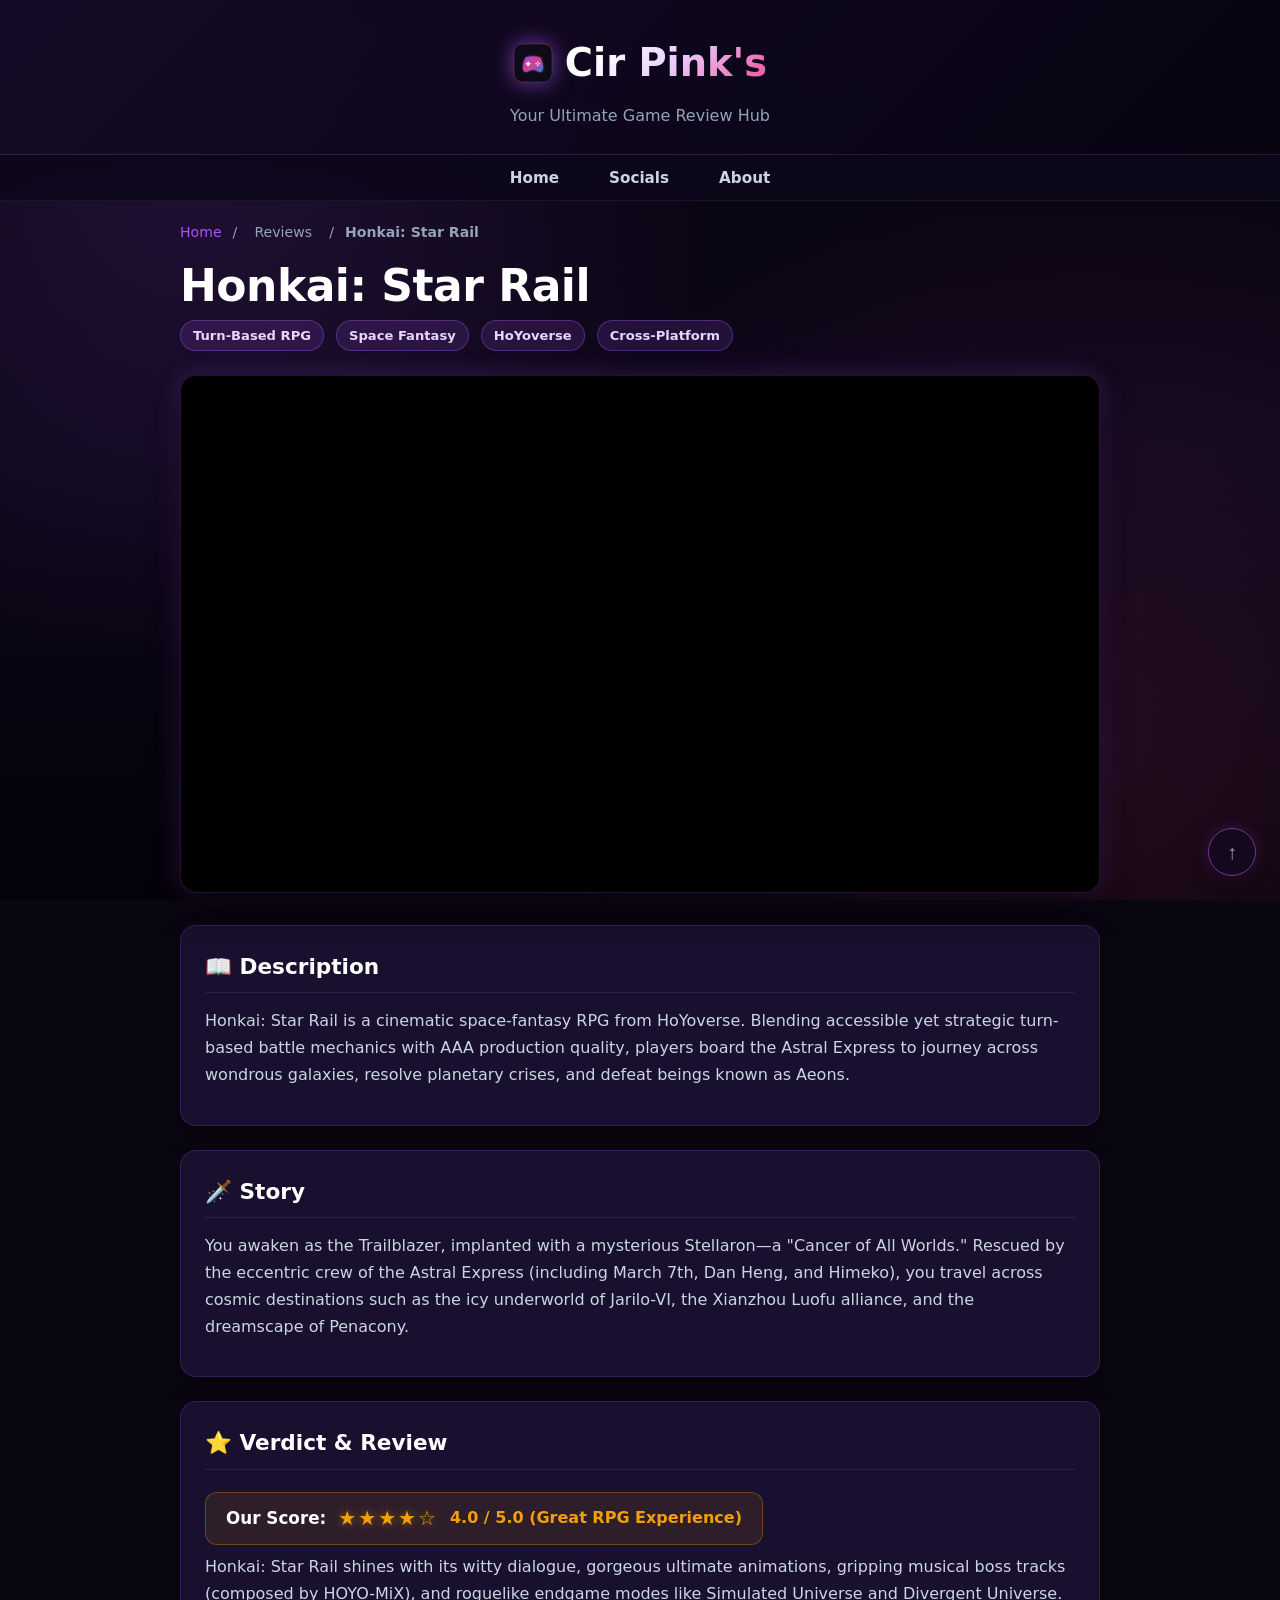
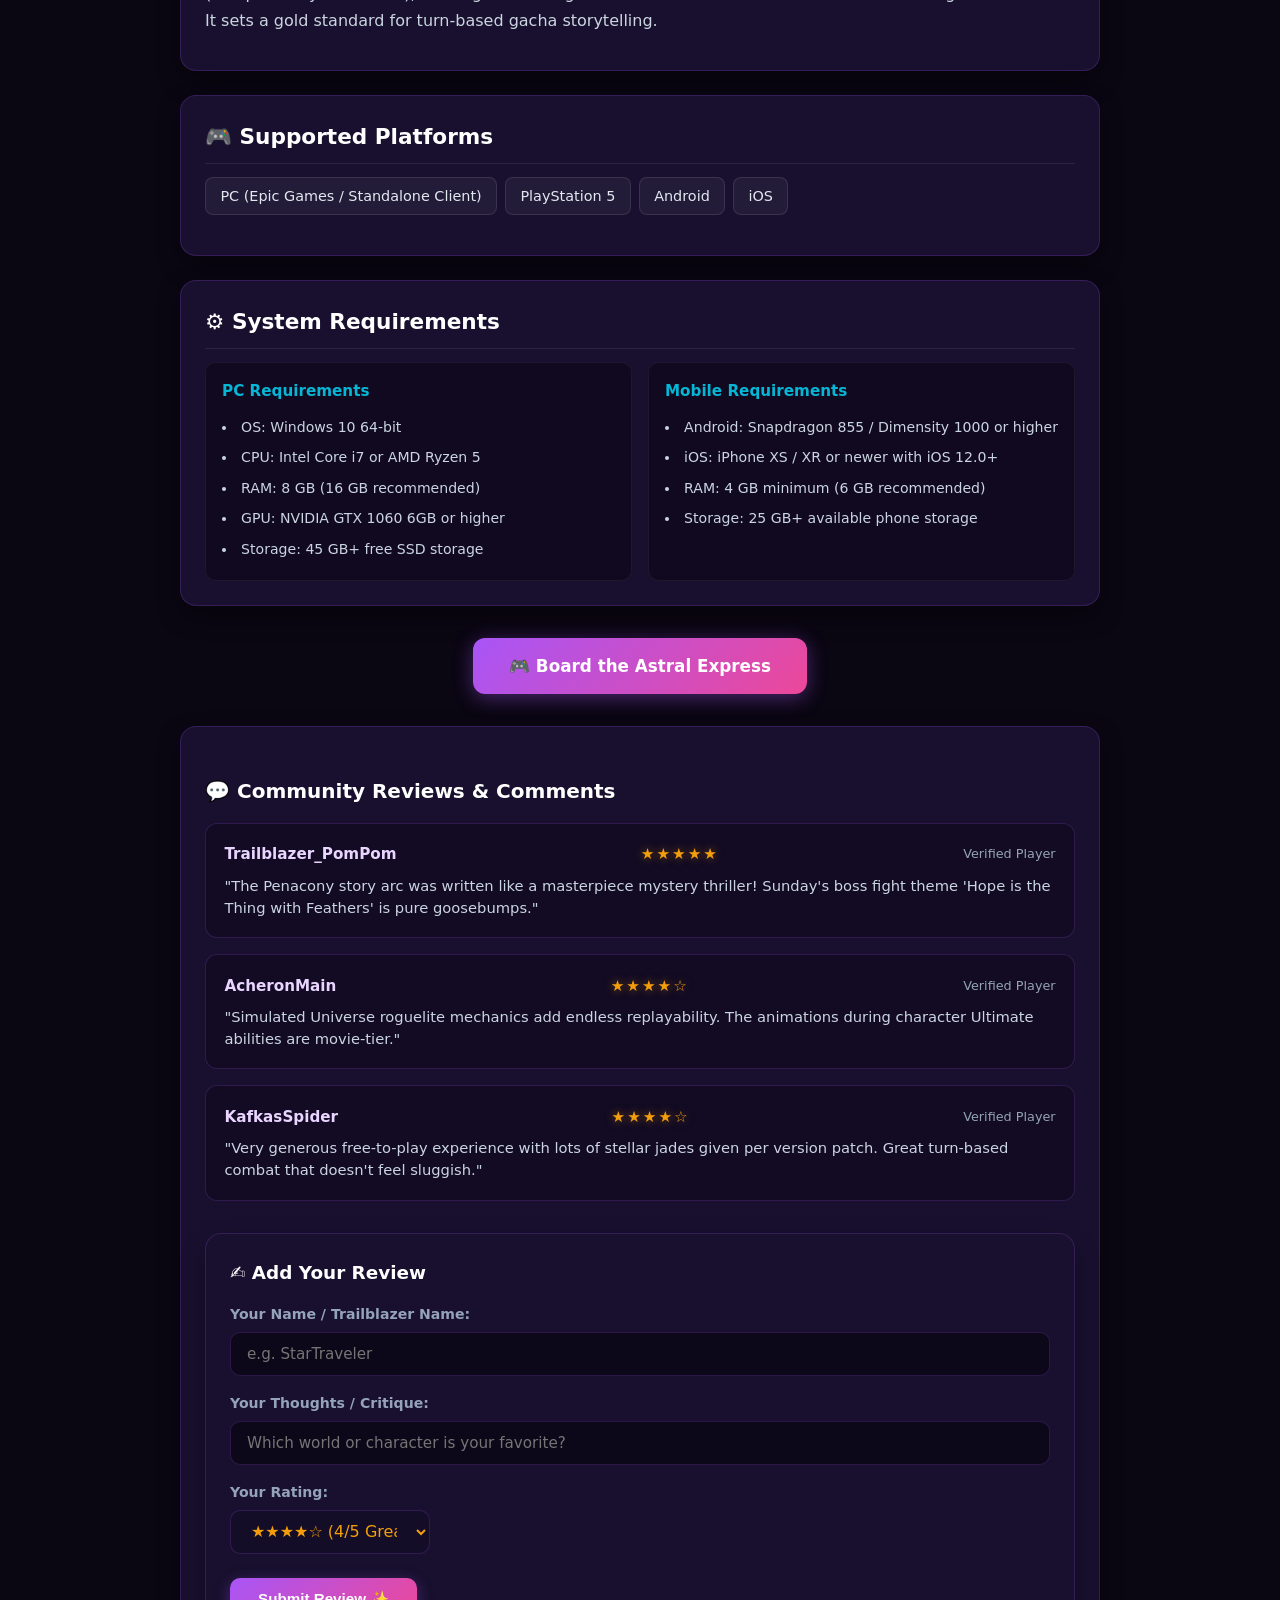
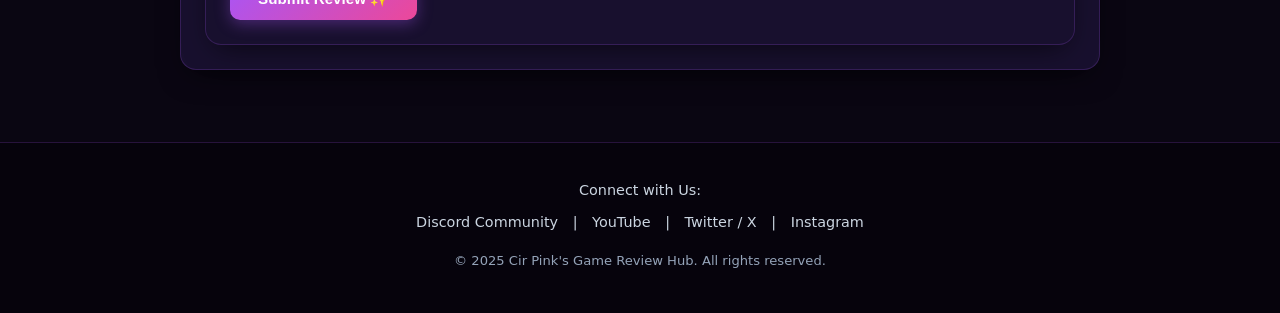
<file: HSR.html>
<!DOCTYPE html>
<html lang="en">
<head>
    <meta charset="UTF-8">
    <meta name="viewport" content="width=device-width, initial-scale=1.0">
    <meta name="description" content="In-depth review of Honkai: Star Rail on PC, PS5, Android, and iOS. Turn-based combat, Astral Express planets, story, and specs.">
    <title>Honkai: Star Rail - Review | Cir Pink's</title>
    <link rel="icon" type="image/svg+xml" href="favicon.svg">
    <link rel="stylesheet" type="text/css" href="stylesz.css">
    <script>
        function navigatePage(page) {
            let pageURLs = {
                "Home": "index.html",
                "Socials": "Socials.html",
                "About": "About.html"
            };

            if (pageURLs[page]) {
                window.location.href = pageURLs[page];
            } else if (page === "#socials-section") {
                const el = document.getElementById("socials-section");
                if (el) el.scrollIntoView({ behavior: "smooth" });
            } else {
                alert("Page not available.");
            }
        }
    </script>
</head>
<body>
    <header>
        <div class="brand-wrapper">
            <img src="assets/images/logo.svg" alt="Game Review Hub Logo" class="brand-icon">
            <h1>Cir Pink's</h1>
        </div>
        <p>Your Ultimate Game Review Hub</p>
    </header>

    <nav aria-label="Main navigation">
        <ul>
            <li><a href="index.html" onclick="navigatePage('Home'); return false;">Home</a></li>
            <li><a href="Socials.html" onclick="navigatePage('Socials'); return false;">Socials</a></li>
            <li><a href="About.html" onclick="navigatePage('About'); return false;">About</a></li>
        </ul>
    </nav>

    <div class="breadcrumbs">
        <a href="index.html">Home</a> <span>/</span> <span>Reviews</span> <span>/</span> <strong>Honkai: Star Rail</strong>
    </div>

    <main class="review-content">
        <div class="review-header">
            <h1>Honkai: Star Rail</h1>
            <div class="review-meta">
                <span class="badge">Turn-Based RPG</span>
                <span class="badge">Space Fantasy</span>
                <span class="badge">HoYoverse</span>
                <span class="badge">Cross-Platform</span>
            </div>
        </div>

        <div class="video">
            <iframe src="https://www.youtube-nocookie.com/embed/w8vPZrMFiZ4" title="Honkai Star Rail Trailer" allow="accelerometer; autoplay; clipboard-write; encrypted-media; gyroscope; picture-in-picture; web-share" referrerpolicy="strict-origin-when-cross-origin" allowfullscreen></iframe>
        </div>

        <section class="section-block">
            <h2>📖 Description</h2>
            <p>Honkai: Star Rail is a cinematic space-fantasy RPG from HoYoverse. Blending accessible yet strategic turn-based battle mechanics with AAA production quality, players board the Astral Express to journey across wondrous galaxies, resolve planetary crises, and defeat beings known as Aeons.</p>
        </section>

        <section class="section-block">
            <h2>🗡️ Story</h2>
            <p>You awaken as the Trailblazer, implanted with a mysterious Stellaron—a "Cancer of All Worlds." Rescued by the eccentric crew of the Astral Express (including March 7th, Dan Heng, and Himeko), you travel across cosmic destinations such as the icy underworld of Jarilo-VI, the Xianzhou Luofu alliance, and the dreamscape of Penacony.</p>
        </section>

        <section class="section-block">
            <h2>⭐ Verdict & Review</h2>
            <div class="rating-score-box">
                <strong>Our Score:</strong>
                <span class="rating">★★★★☆</span>
                <span style="color: var(--accent-gold); font-weight: 700;">4.0 / 5.0 (Great RPG Experience)</span>
            </div>
            <p>Honkai: Star Rail shines with its witty dialogue, gorgeous ultimate animations, gripping musical boss tracks (composed by HOYO-MiX), and roguelike endgame modes like Simulated Universe and Divergent Universe. It sets a gold standard for turn-based gacha storytelling.</p>
        </section>

        <section class="section-block">
            <h2>🎮 Supported Platforms</h2>
            <ul class="platform-list">
                <li>PC (Epic Games / Standalone Client)</li>
                <li>PlayStation 5</li>
                <li>Android</li>
                <li>iOS</li>
            </ul>
        </section>

        <section class="section-block">
            <h2>⚙️ System Requirements</h2>
            <div class="specs-grid">
                <div class="spec-card">
                    <h3>PC Requirements</h3>
                    <ul>
                        <li>OS: Windows 10 64-bit</li>
                        <li>CPU: Intel Core i7 or AMD Ryzen 5</li>
                        <li>RAM: 8 GB (16 GB recommended)</li>
                        <li>GPU: NVIDIA GTX 1060 6GB or higher</li>
                        <li>Storage: 45 GB+ free SSD storage</li>
                    </ul>
                </div>
                <div class="spec-card">
                    <h3>Mobile Requirements</h3>
                    <ul>
                        <li>Android: Snapdragon 855 / Dimensity 1000 or higher</li>
                        <li>iOS: iPhone XS / XR or newer with iOS 12.0+</li>
                        <li>RAM: 4 GB minimum (6 GB recommended)</li>
                        <li>Storage: 25 GB+ available phone storage</li>
                    </ul>
                </div>
            </div>
        </section>

        <div class="cta-wrapper">
            <a href="https://hsr.hoyoverse.com" target="_blank" rel="noopener noreferrer" class="play-button">
                🎮 Board the Astral Express
            </a>
        </div>

        <!-- User Comments Section -->
        <section class="section-block">
            <div class="review-comments">
                <h3>💬 Community Reviews & Comments</h3>
                
                <div class="review-comment">
                    <div class="comment-header">
                        <span class="comment-user">Trailblazer_PomPom</span>
                        <span class="rating" style="font-size: 0.95rem;">★★★★★</span>
                        <span class="comment-date">Verified Player</span>
                    </div>
                    <p>"The Penacony story arc was written like a masterpiece mystery thriller! Sunday's boss fight theme 'Hope is the Thing with Feathers' is pure goosebumps."</p>
                </div>

                <div class="review-comment">
                    <div class="comment-header">
                        <span class="comment-user">AcheronMain</span>
                        <span class="rating" style="font-size: 0.95rem;">★★★★☆</span>
                        <span class="comment-date">Verified Player</span>
                    </div>
                    <p>"Simulated Universe roguelite mechanics add endless replayability. The animations during character Ultimate abilities are movie-tier."</p>
                </div>

                <div class="review-comment">
                    <div class="comment-header">
                        <span class="comment-user">KafkasSpider</span>
                        <span class="rating" style="font-size: 0.95rem;">★★★★☆</span>
                        <span class="comment-date">Verified Player</span>
                    </div>
                    <p>"Very generous free-to-play experience with lots of stellar jades given per version patch. Great turn-based combat that doesn't feel sluggish."</p>
                </div>
            </div>

            <div class="add-comment-card">
                <h4>✍️ Add Your Review</h4>
                <div class="form-group">
                    <label for="username">Your Name / Trailblazer Name:</label>
                    <input type="text" id="username" placeholder="e.g. StarTraveler" autocomplete="name">
                </div>
                <div class="form-group">
                    <label for="usercomment">Your Thoughts / Critique:</label>
                    <input class="usercomment" type="text" id="usercomment" name="usercomment" placeholder="Which world or character is your favorite?">
                </div>
                <div class="form-group">
                    <label for="star">Your Rating:</label>
                    <select class="star" id="star" name="star">
                        <option value="5">★★★★★ (5/5 Masterpiece)</option>
                        <option value="4" selected>★★★★☆ (4/5 Great)</option>
                        <option value="3">★★★☆☆ (3/5 Good)</option>
                        <option value="2">★★☆☆☆ (2/5 Mediocre)</option>
                        <option value="1">★☆☆☆☆ (1/5 Poor)</option>
                    </select>
                </div>
                <button type="button" class="submit submit-btn">Submit Review ✨</button>
            </div>
        </section>

    </main>
    
    <footer id="socials-section">
        <p>Connect with Us:</p>
        <div style="margin-bottom: 1rem;">
            <a href="Socials.html">Discord Community</a> | 
            <a href="Socials.html">YouTube</a> | 
            <a href="Socials.html">Twitter / X</a> | 
            <a href="Socials.html">Instagram</a>
        </div>
        <p style="color: var(--text-muted); font-size: 0.82rem;">&copy; 2025 Cir Pink's Game Review Hub. All rights reserved.</p>
    </footer>

    <button onclick="navigatePage('Home')" class="homes" title="Scroll to top" aria-label="Scroll to top">↑</button>
    <script src="assets/js/main.js"></script>
</body>
</html>
</file>
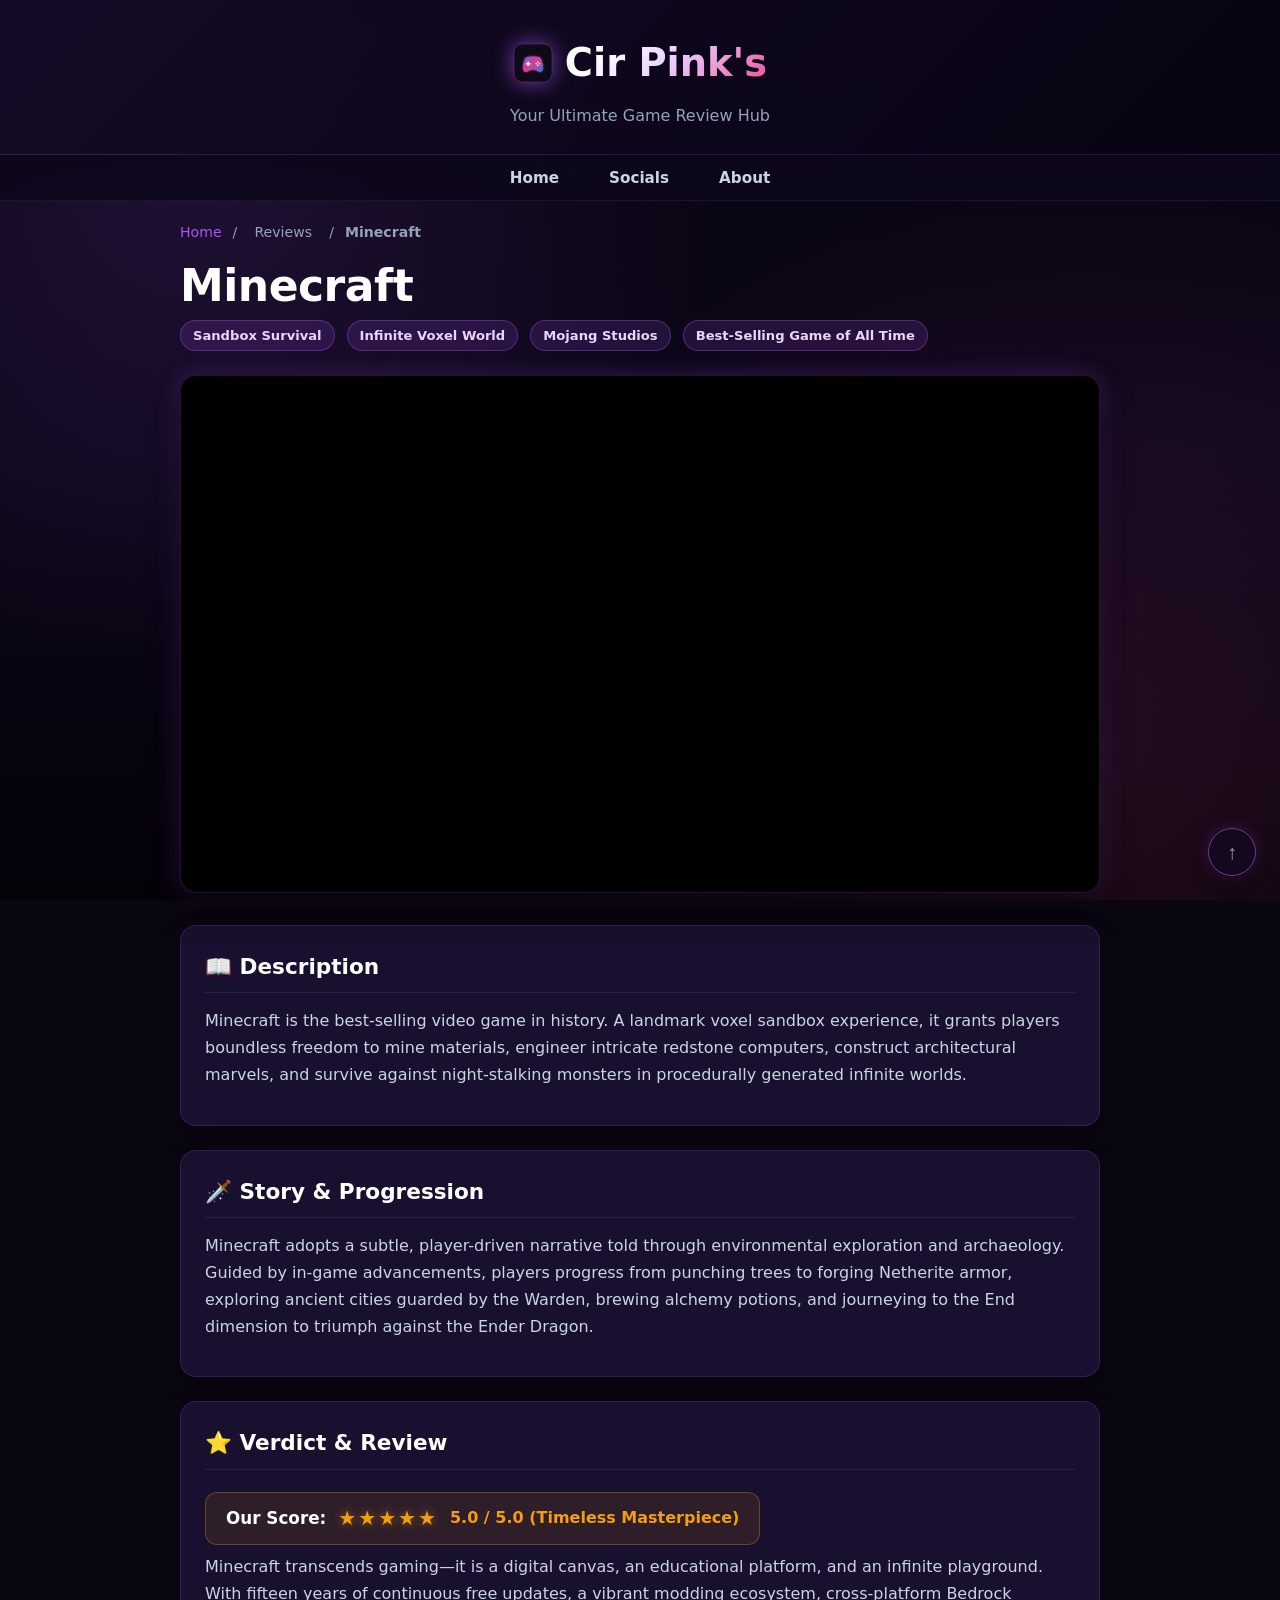
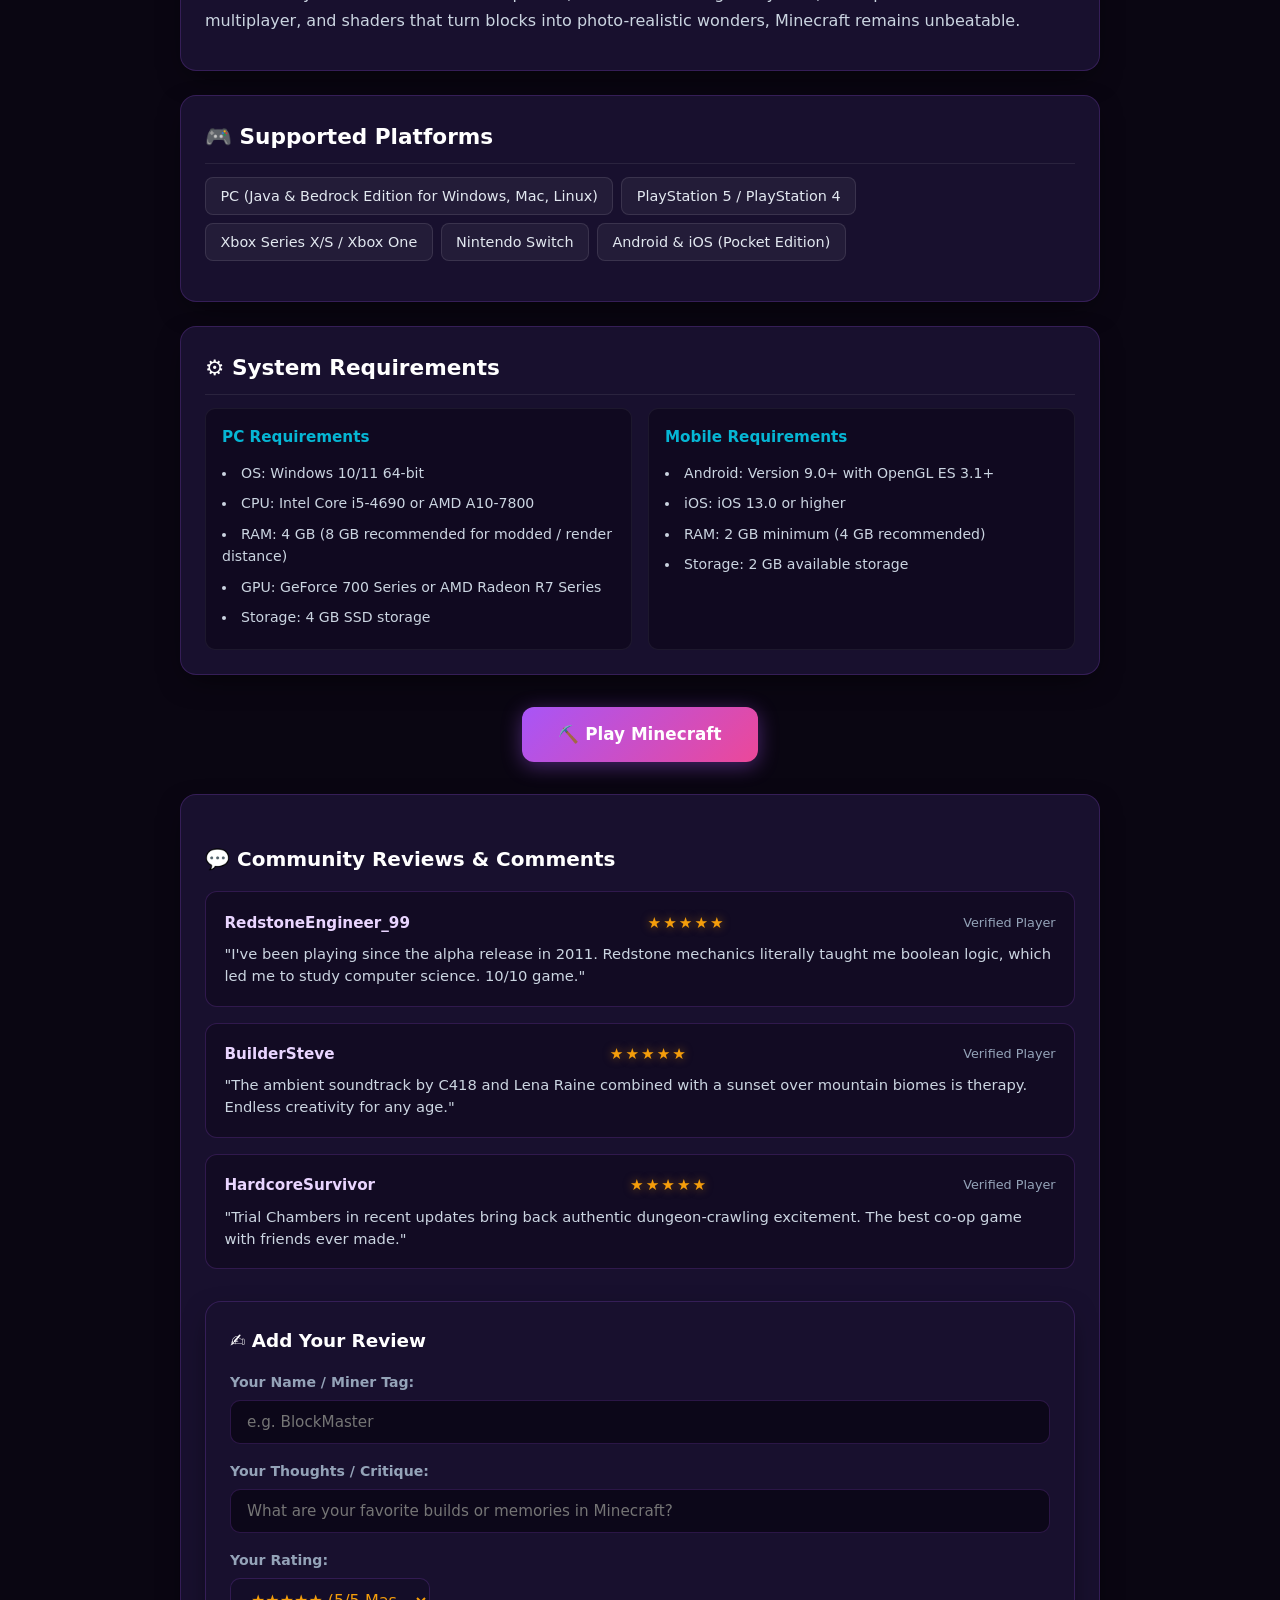
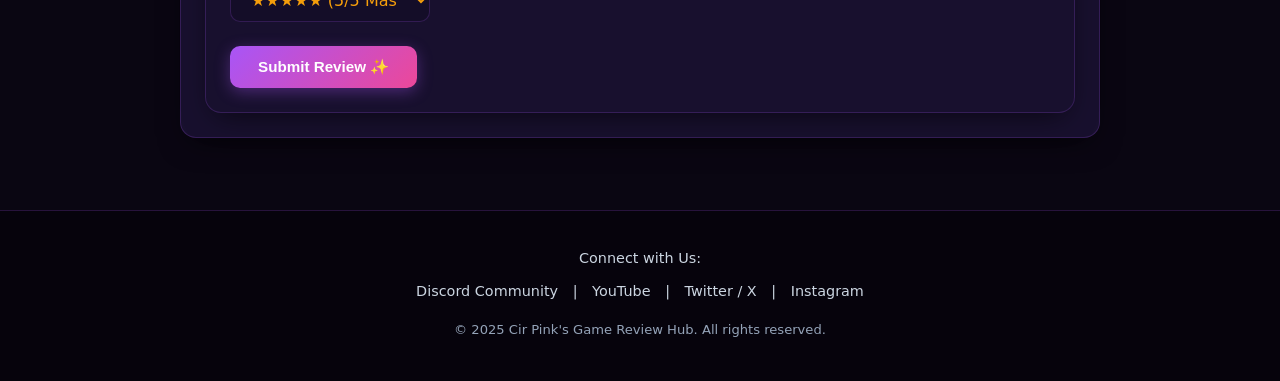
<file: mc.html>
<!DOCTYPE html>
<html lang="en">
<head>
    <meta charset="UTF-8">
    <meta name="viewport" content="width=device-width, initial-scale=1.0">
    <meta name="description" content="In-depth review of Minecraft: Java & Bedrock Edition. Infinite block building, survival crafting, Redstone engineering, and system requirements.">
    <title>Minecraft - Review | Cir Pink's</title>
    <link rel="icon" type="image/svg+xml" href="favicon.svg">
    <link rel="stylesheet" type="text/css" href="stylesz.css">
    <script>
        function navigatePage(page) {
            let pageURLs = {
                "Home": "index.html",
                "Socials": "Socials.html",
                "About": "About.html"
            };

            if (pageURLs[page]) {
                window.location.href = pageURLs[page];
            } else if (page === "#socials-section") {
                const el = document.getElementById("socials-section");
                if (el) el.scrollIntoView({ behavior: "smooth" });
            } else {
                alert("Page not available.");
            }
        }
    </script>
</head>
<body>
    <header>
        <div class="brand-wrapper">
            <img src="assets/images/logo.svg" alt="Game Review Hub Logo" class="brand-icon">
            <h1>Cir Pink's</h1>
        </div>
        <p>Your Ultimate Game Review Hub</p>
    </header>

    <nav aria-label="Main navigation">
        <ul>
            <li><a href="index.html" onclick="navigatePage('Home'); return false;">Home</a></li>
            <li><a href="Socials.html" onclick="navigatePage('Socials'); return false;">Socials</a></li>
            <li><a href="About.html" onclick="navigatePage('About'); return false;">About</a></li>
        </ul>
    </nav>

    <div class="breadcrumbs">
        <a href="index.html">Home</a> <span>/</span> <span>Reviews</span> <span>/</span> <strong>Minecraft</strong>
    </div>

    <main class="review-content">
        <div class="review-header">
            <h1>Minecraft</h1>
            <div class="review-meta">
                <span class="badge">Sandbox Survival</span>
                <span class="badge">Infinite Voxel World</span>
                <span class="badge">Mojang Studios</span>
                <span class="badge">Best-Selling Game of All Time</span>
            </div>
        </div>

        <div class="video">
            <iframe src="https://www.youtube-nocookie.com/embed/r6Ja2ZxWbRE" title="Minecraft Official Trailer" allow="accelerometer; autoplay; clipboard-write; encrypted-media; gyroscope; picture-in-picture; web-share" referrerpolicy="strict-origin-when-cross-origin" allowfullscreen></iframe>
        </div>

        <section class="section-block">
            <h2>📖 Description</h2>
            <p>Minecraft is the best-selling video game in history. A landmark voxel sandbox experience, it grants players boundless freedom to mine materials, engineer intricate redstone computers, construct architectural marvels, and survive against night-stalking monsters in procedurally generated infinite worlds.</p>
        </section>

        <section class="section-block">
            <h2>🗡️ Story & Progression</h2>
            <p>Minecraft adopts a subtle, player-driven narrative told through environmental exploration and archaeology. Guided by in-game advancements, players progress from punching trees to forging Netherite armor, exploring ancient cities guarded by the Warden, brewing alchemy potions, and journeying to the End dimension to triumph against the Ender Dragon.</p>
        </section>

        <section class="section-block">
            <h2>⭐ Verdict & Review</h2>
            <div class="rating-score-box">
                <strong>Our Score:</strong>
                <span class="rating">★★★★★</span>
                <span style="color: var(--accent-gold); font-weight: 700;">5.0 / 5.0 (Timeless Masterpiece)</span>
            </div>
            <p>Minecraft transcends gaming—it is a digital canvas, an educational platform, and an infinite playground. With fifteen years of continuous free updates, a vibrant modding ecosystem, cross-platform Bedrock multiplayer, and shaders that turn blocks into photo-realistic wonders, Minecraft remains unbeatable.</p>
        </section>

        <section class="section-block">
            <h2>🎮 Supported Platforms</h2>
            <ul class="platform-list">
                <li>PC (Java & Bedrock Edition for Windows, Mac, Linux)</li>
                <li>PlayStation 5 / PlayStation 4</li>
                <li>Xbox Series X/S / Xbox One</li>
                <li>Nintendo Switch</li>
                <li>Android & iOS (Pocket Edition)</li>
            </ul>
        </section>

        <section class="section-block">
            <h2>⚙️ System Requirements</h2>
            <div class="specs-grid">
                <div class="spec-card">
                    <h3>PC Requirements</h3>
                    <ul>
                        <li>OS: Windows 10/11 64-bit</li>
                        <li>CPU: Intel Core i5-4690 or AMD A10-7800</li>
                        <li>RAM: 4 GB (8 GB recommended for modded / render distance)</li>
                        <li>GPU: GeForce 700 Series or AMD Radeon R7 Series</li>
                        <li>Storage: 4 GB SSD storage</li>
                    </ul>
                </div>
                <div class="spec-card">
                    <h3>Mobile Requirements</h3>
                    <ul>
                        <li>Android: Version 9.0+ with OpenGL ES 3.1+</li>
                        <li>iOS: iOS 13.0 or higher</li>
                        <li>RAM: 2 GB minimum (4 GB recommended)</li>
                        <li>Storage: 2 GB available storage</li>
                    </ul>
                </div>
            </div>
        </section>

        <div class="cta-wrapper">
            <a href="https://www.minecraft.net" target="_blank" rel="noopener noreferrer" class="play-button">
                ⛏️ Play Minecraft
            </a>
        </div>

        <!-- User Comments Section -->
        <section class="section-block">
            <div class="review-comments">
                <h3>💬 Community Reviews & Comments</h3>
                
                <div class="review-comment">
                    <div class="comment-header">
                        <span class="comment-user">RedstoneEngineer_99</span>
                        <span class="rating" style="font-size: 0.95rem;">★★★★★</span>
                        <span class="comment-date">Verified Player</span>
                    </div>
                    <p>"I've been playing since the alpha release in 2011. Redstone mechanics literally taught me boolean logic, which led me to study computer science. 10/10 game."</p>
                </div>

                <div class="review-comment">
                    <div class="comment-header">
                        <span class="comment-user">BuilderSteve</span>
                        <span class="rating" style="font-size: 0.95rem;">★★★★★</span>
                        <span class="comment-date">Verified Player</span>
                    </div>
                    <p>"The ambient soundtrack by C418 and Lena Raine combined with a sunset over mountain biomes is therapy. Endless creativity for any age."</p>
                </div>

                <div class="review-comment">
                    <div class="comment-header">
                        <span class="comment-user">HardcoreSurvivor</span>
                        <span class="rating" style="font-size: 0.95rem;">★★★★★</span>
                        <span class="comment-date">Verified Player</span>
                    </div>
                    <p>"Trial Chambers in recent updates bring back authentic dungeon-crawling excitement. The best co-op game with friends ever made."</p>
                </div>
            </div>

            <div class="add-comment-card">
                <h4>✍️ Add Your Review</h4>
                <div class="form-group">
                    <label for="username">Your Name / Miner Tag:</label>
                    <input type="text" id="username" placeholder="e.g. BlockMaster" autocomplete="name">
                </div>
                <div class="form-group">
                    <label for="usercomment">Your Thoughts / Critique:</label>
                    <input class="usercomment" type="text" id="usercomment" name="usercomment" placeholder="What are your favorite builds or memories in Minecraft?">
                </div>
                <div class="form-group">
                    <label for="star">Your Rating:</label>
                    <select class="star" id="star" name="star">
                        <option value="5">★★★★★ (5/5 Masterpiece)</option>
                        <option value="4">★★★★☆ (4/5 Great)</option>
                        <option value="3">★★★☆☆ (3/5 Good)</option>
                        <option value="2">★★☆☆☆ (2/5 Mediocre)</option>
                        <option value="1">★☆☆☆☆ (1/5 Poor)</option>
                    </select>
                </div>
                <button type="button" class="submit submit-btn">Submit Review ✨</button>
            </div>
        </section>

    </main>
    
    <footer id="socials-section">
        <p>Connect with Us:</p>
        <div style="margin-bottom: 1rem;">
            <a href="Socials.html">Discord Community</a> | 
            <a href="Socials.html">YouTube</a> | 
            <a href="Socials.html">Twitter / X</a> | 
            <a href="Socials.html">Instagram</a>
        </div>
        <p style="color: var(--text-muted); font-size: 0.82rem;">&copy; 2025 Cir Pink's Game Review Hub. All rights reserved.</p>
    </footer>

    <button onclick="navigatePage('Home')" class="homes" title="Scroll to top" aria-label="Scroll to top">↑</button>
    <script src="assets/js/main.js"></script>
</body>
</html>
</file>
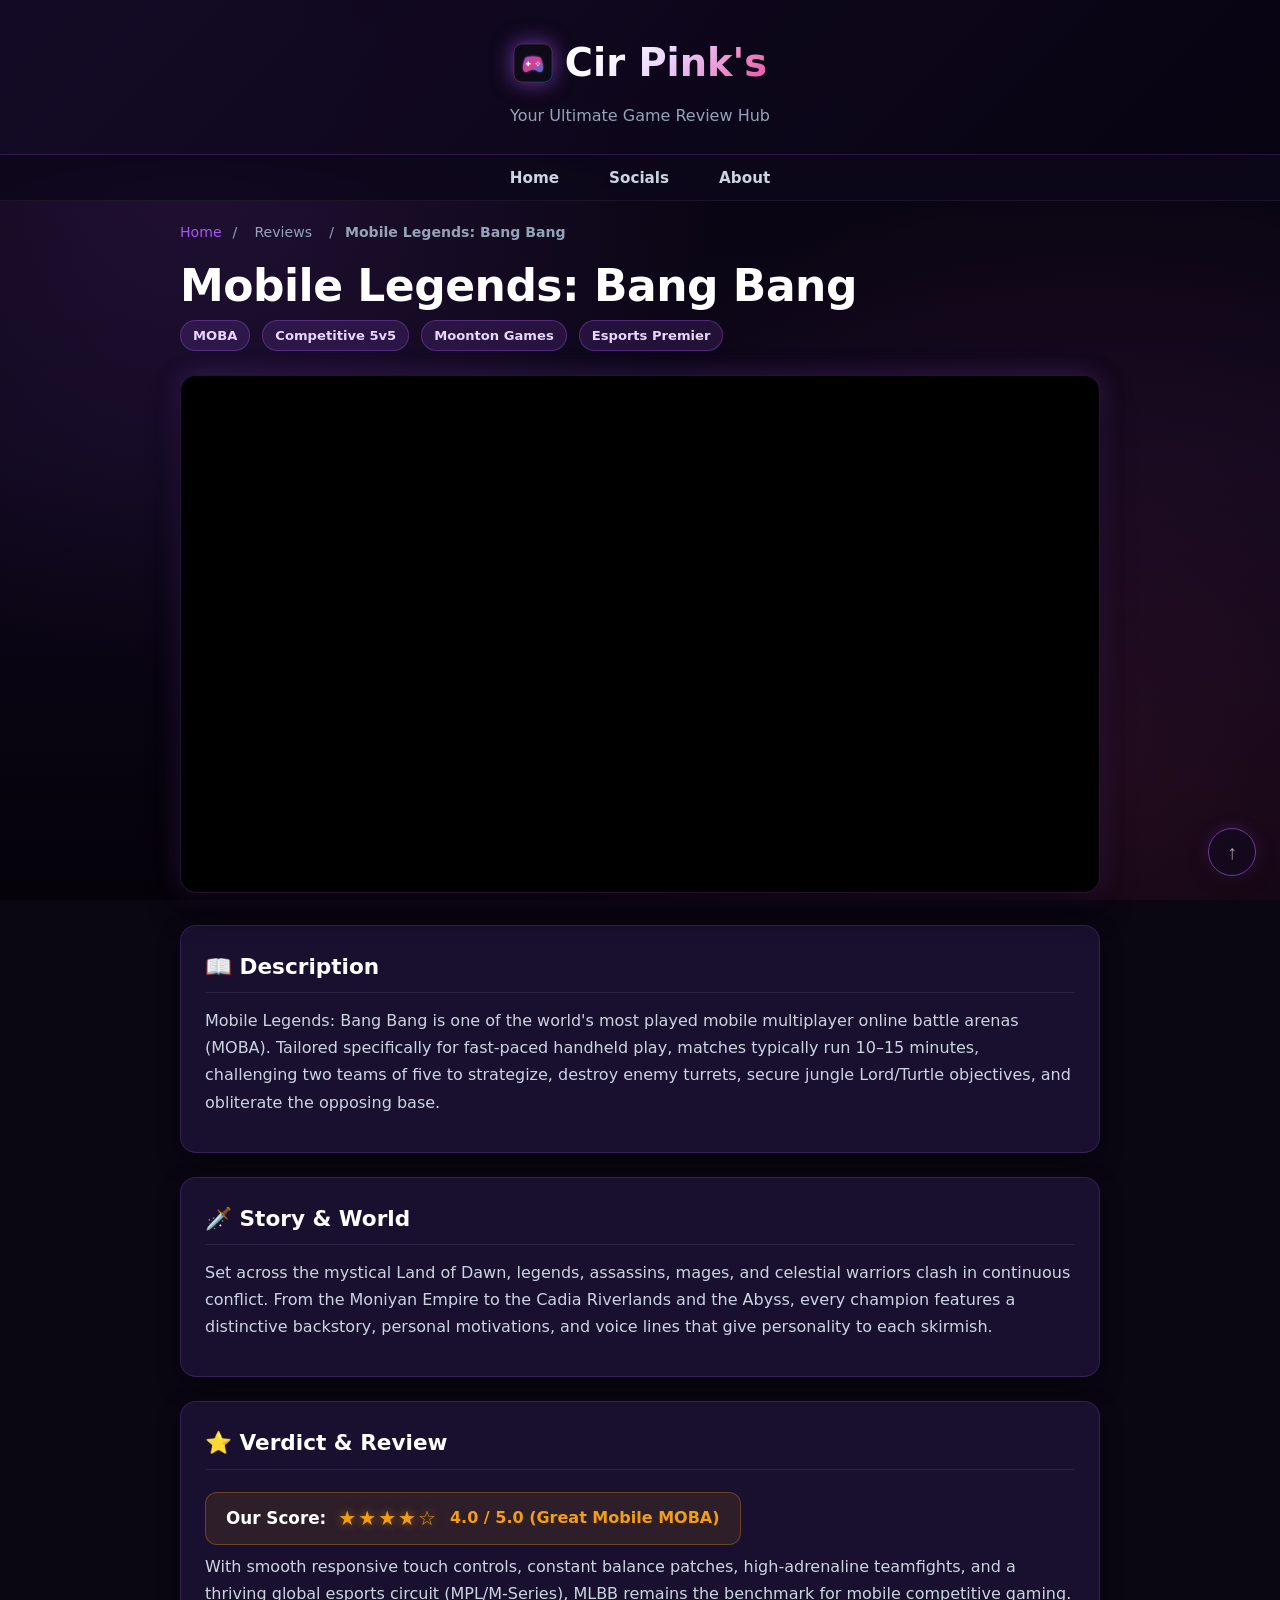
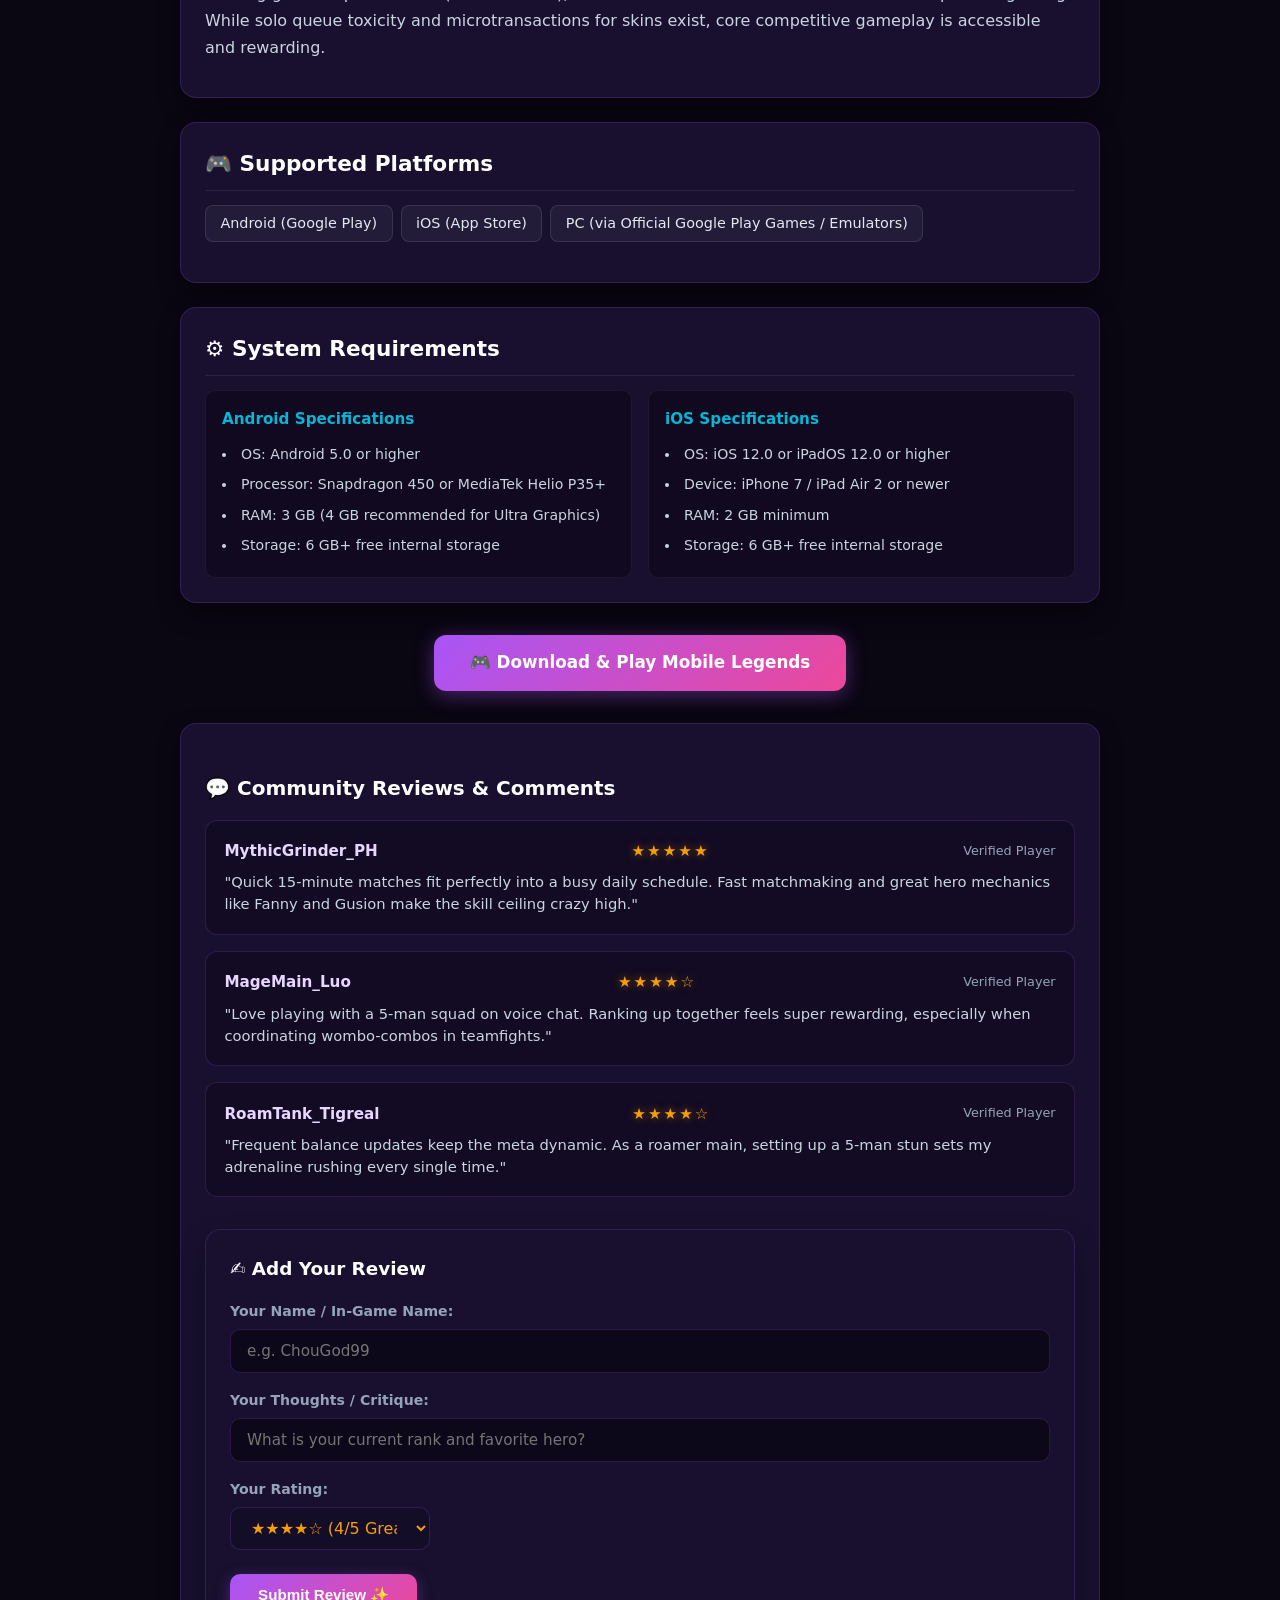
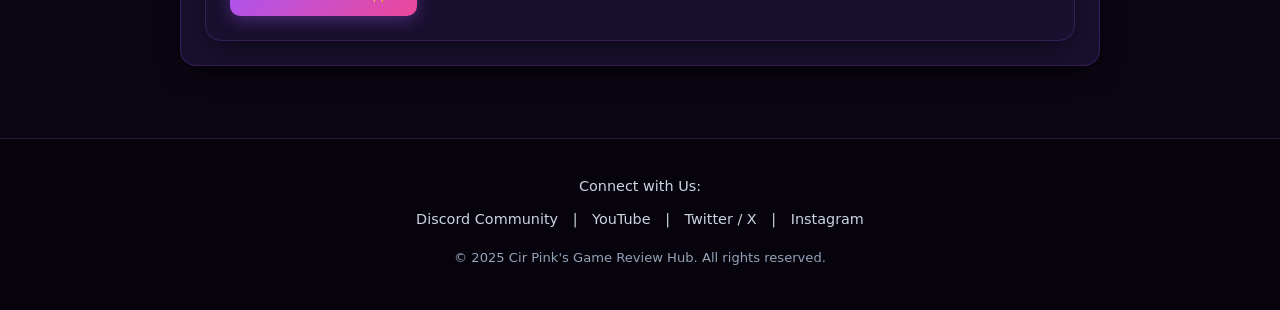
<file: ML.html>
<!DOCTYPE html>
<html lang="en">
<head>
    <meta charset="UTF-8">
    <meta name="viewport" content="width=device-width, initial-scale=1.0">
    <meta name="description" content="In-depth review of Mobile Legends: Bang Bang (MLBB) on Android and iOS. 5v5 MOBA gameplay, meta heroes, matchmaking, and phone specs.">
    <title>Mobile Legends: Bang Bang - Review | Cir Pink's</title>
    <link rel="icon" type="image/svg+xml" href="favicon.svg">
    <link rel="stylesheet" type="text/css" href="stylesz.css">
    <script>
        function navigatePage(page) {
            let pageURLs = {
                "Home": "index.html",
                "Socials": "Socials.html",
                "About": "About.html"
            };

            if (pageURLs[page]) {
                window.location.href = pageURLs[page];
            } else if (page === "#socials-section") {
                const el = document.getElementById("socials-section");
                if (el) el.scrollIntoView({ behavior: "smooth" });
            } else {
                alert("Page not available.");
            }
        }
    </script>
</head>
<body>
    <header>
        <div class="brand-wrapper">
            <img src="assets/images/logo.svg" alt="Game Review Hub Logo" class="brand-icon">
            <h1>Cir Pink's</h1>
        </div>
        <p>Your Ultimate Game Review Hub</p>
    </header>

    <nav aria-label="Main navigation">
        <ul>
            <li><a href="index.html" onclick="navigatePage('Home'); return false;">Home</a></li>
            <li><a href="Socials.html" onclick="navigatePage('Socials'); return false;">Socials</a></li>
            <li><a href="About.html" onclick="navigatePage('About'); return false;">About</a></li>
        </ul>
    </nav>

    <div class="breadcrumbs">
        <a href="index.html">Home</a> <span>/</span> <span>Reviews</span> <span>/</span> <strong>Mobile Legends: Bang Bang</strong>
    </div>

    <main class="review-content">
        <div class="review-header">
            <h1>Mobile Legends: Bang Bang</h1>
            <div class="review-meta">
                <span class="badge">MOBA</span>
                <span class="badge">Competitive 5v5</span>
                <span class="badge">Moonton Games</span>
                <span class="badge">Esports Premier</span>
            </div>
        </div>

        <div class="video">
            <iframe src="https://www.youtube-nocookie.com/embed/1WolDM3mnSY" title="Mobile Legends Bang Bang Trailer" allow="accelerometer; autoplay; clipboard-write; encrypted-media; gyroscope; picture-in-picture; web-share" referrerpolicy="strict-origin-when-cross-origin" allowfullscreen></iframe>
        </div>

        <section class="section-block">
            <h2>📖 Description</h2>
            <p>Mobile Legends: Bang Bang is one of the world's most played mobile multiplayer online battle arenas (MOBA). Tailored specifically for fast-paced handheld play, matches typically run 10–15 minutes, challenging two teams of five to strategize, destroy enemy turrets, secure jungle Lord/Turtle objectives, and obliterate the opposing base.</p>
        </section>

        <section class="section-block">
            <h2>🗡️ Story & World</h2>
            <p>Set across the mystical Land of Dawn, legends, assassins, mages, and celestial warriors clash in continuous conflict. From the Moniyan Empire to the Cadia Riverlands and the Abyss, every champion features a distinctive backstory, personal motivations, and voice lines that give personality to each skirmish.</p>
        </section>

        <section class="section-block">
            <h2>⭐ Verdict & Review</h2>
            <div class="rating-score-box">
                <strong>Our Score:</strong>
                <span class="rating">★★★★☆</span>
                <span style="color: var(--accent-gold); font-weight: 700;">4.0 / 5.0 (Great Mobile MOBA)</span>
            </div>
            <p>With smooth responsive touch controls, constant balance patches, high-adrenaline teamfights, and a thriving global esports circuit (MPL/M-Series), MLBB remains the benchmark for mobile competitive gaming. While solo queue toxicity and microtransactions for skins exist, core competitive gameplay is accessible and rewarding.</p>
        </section>

        <section class="section-block">
            <h2>🎮 Supported Platforms</h2>
            <ul class="platform-list">
                <li>Android (Google Play)</li>
                <li>iOS (App Store)</li>
                <li>PC (via Official Google Play Games / Emulators)</li>
            </ul>
        </section>

        <section class="section-block">
            <h2>⚙️ System Requirements</h2>
            <div class="specs-grid">
                <div class="spec-card">
                    <h3>Android Specifications</h3>
                    <ul>
                        <li>OS: Android 5.0 or higher</li>
                        <li>Processor: Snapdragon 450 or MediaTek Helio P35+</li>
                        <li>RAM: 3 GB (4 GB recommended for Ultra Graphics)</li>
                        <li>Storage: 6 GB+ free internal storage</li>
                    </ul>
                </div>
                <div class="spec-card">
                    <h3>iOS Specifications</h3>
                    <ul>
                        <li>OS: iOS 12.0 or iPadOS 12.0 or higher</li>
                        <li>Device: iPhone 7 / iPad Air 2 or newer</li>
                        <li>RAM: 2 GB minimum</li>
                        <li>Storage: 6 GB+ free internal storage</li>
                    </ul>
                </div>
            </div>
        </section>

        <div class="cta-wrapper">
            <a href="https://m.mobilelegends.com" target="_blank" rel="noopener noreferrer" class="play-button">
                🎮 Download & Play Mobile Legends
            </a>
        </div>

        <!-- User Comments Section -->
        <section class="section-block">
            <div class="review-comments">
                <h3>💬 Community Reviews & Comments</h3>
                
                <div class="review-comment">
                    <div class="comment-header">
                        <span class="comment-user">MythicGrinder_PH</span>
                        <span class="rating" style="font-size: 0.95rem;">★★★★★</span>
                        <span class="comment-date">Verified Player</span>
                    </div>
                    <p>"Quick 15-minute matches fit perfectly into a busy daily schedule. Fast matchmaking and great hero mechanics like Fanny and Gusion make the skill ceiling crazy high."</p>
                </div>

                <div class="review-comment">
                    <div class="comment-header">
                        <span class="comment-user">MageMain_Luo</span>
                        <span class="rating" style="font-size: 0.95rem;">★★★★☆</span>
                        <span class="comment-date">Verified Player</span>
                    </div>
                    <p>"Love playing with a 5-man squad on voice chat. Ranking up together feels super rewarding, especially when coordinating wombo-combos in teamfights."</p>
                </div>

                <div class="review-comment">
                    <div class="comment-header">
                        <span class="comment-user">RoamTank_Tigreal</span>
                        <span class="rating" style="font-size: 0.95rem;">★★★★☆</span>
                        <span class="comment-date">Verified Player</span>
                    </div>
                    <p>"Frequent balance updates keep the meta dynamic. As a roamer main, setting up a 5-man stun sets my adrenaline rushing every single time."</p>
                </div>
            </div>

            <div class="add-comment-card">
                <h4>✍️ Add Your Review</h4>
                <div class="form-group">
                    <label for="username">Your Name / In-Game Name:</label>
                    <input type="text" id="username" placeholder="e.g. ChouGod99" autocomplete="name">
                </div>
                <div class="form-group">
                    <label for="usercomment">Your Thoughts / Critique:</label>
                    <input class="usercomment" type="text" id="usercomment" name="usercomment" placeholder="What is your current rank and favorite hero?">
                </div>
                <div class="form-group">
                    <label for="star">Your Rating:</label>
                    <select class="star" id="star" name="star">
                        <option value="5">★★★★★ (5/5 Masterpiece)</option>
                        <option value="4" selected>★★★★☆ (4/5 Great)</option>
                        <option value="3">★★★☆☆ (3/5 Good)</option>
                        <option value="2">★★☆☆☆ (2/5 Mediocre)</option>
                        <option value="1">★☆☆☆☆ (1/5 Poor)</option>
                    </select>
                </div>
                <button type="button" class="submit submit-btn">Submit Review ✨</button>
            </div>
        </section>

    </main>
    
    <footer id="socials-section">
        <p>Connect with Us:</p>
        <div style="margin-bottom: 1rem;">
            <a href="Socials.html">Discord Community</a> | 
            <a href="Socials.html">YouTube</a> | 
            <a href="Socials.html">Twitter / X</a> | 
            <a href="Socials.html">Instagram</a>
        </div>
        <p style="color: var(--text-muted); font-size: 0.82rem;">&copy; 2025 Cir Pink's Game Review Hub. All rights reserved.</p>
    </footer>

    <button onclick="navigatePage('Home')" class="homes" title="Scroll to top" aria-label="Scroll to top">↑</button>
    <script src="assets/js/main.js"></script>
</body>
</html>
</file>
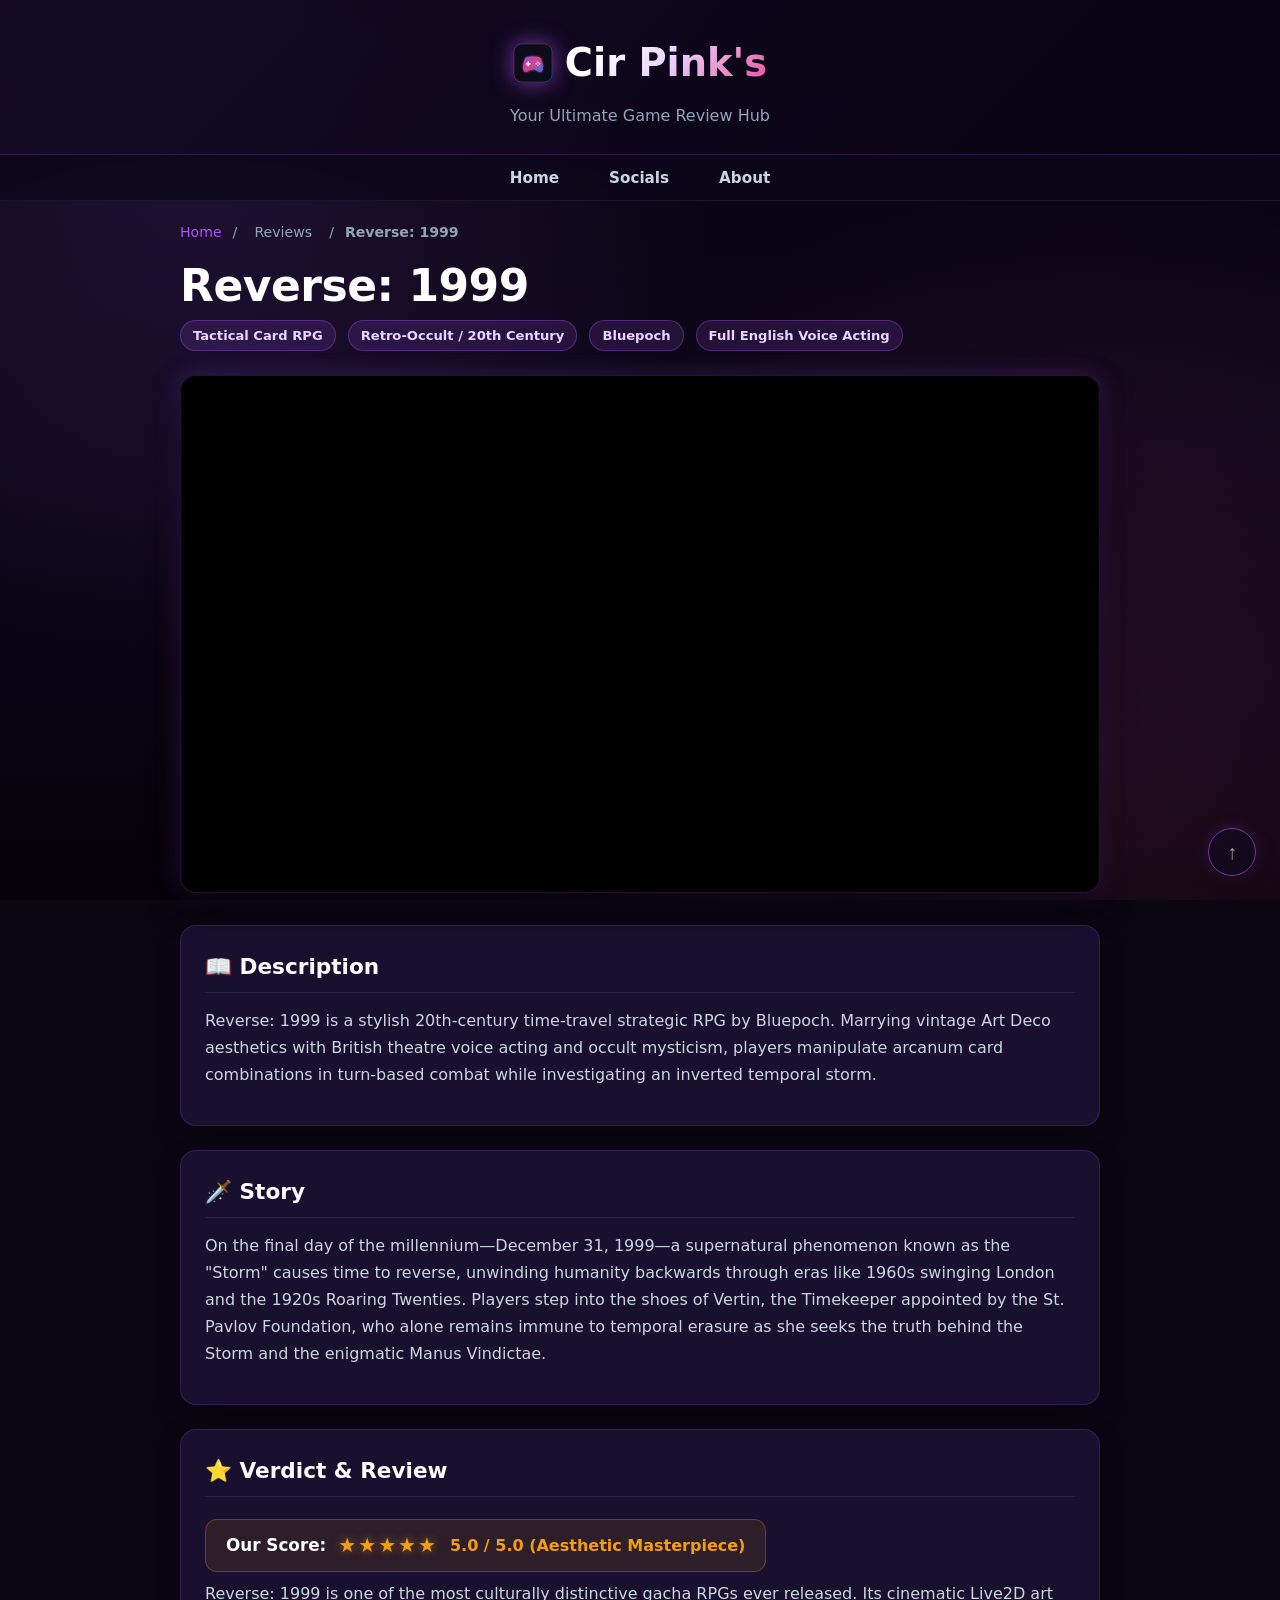
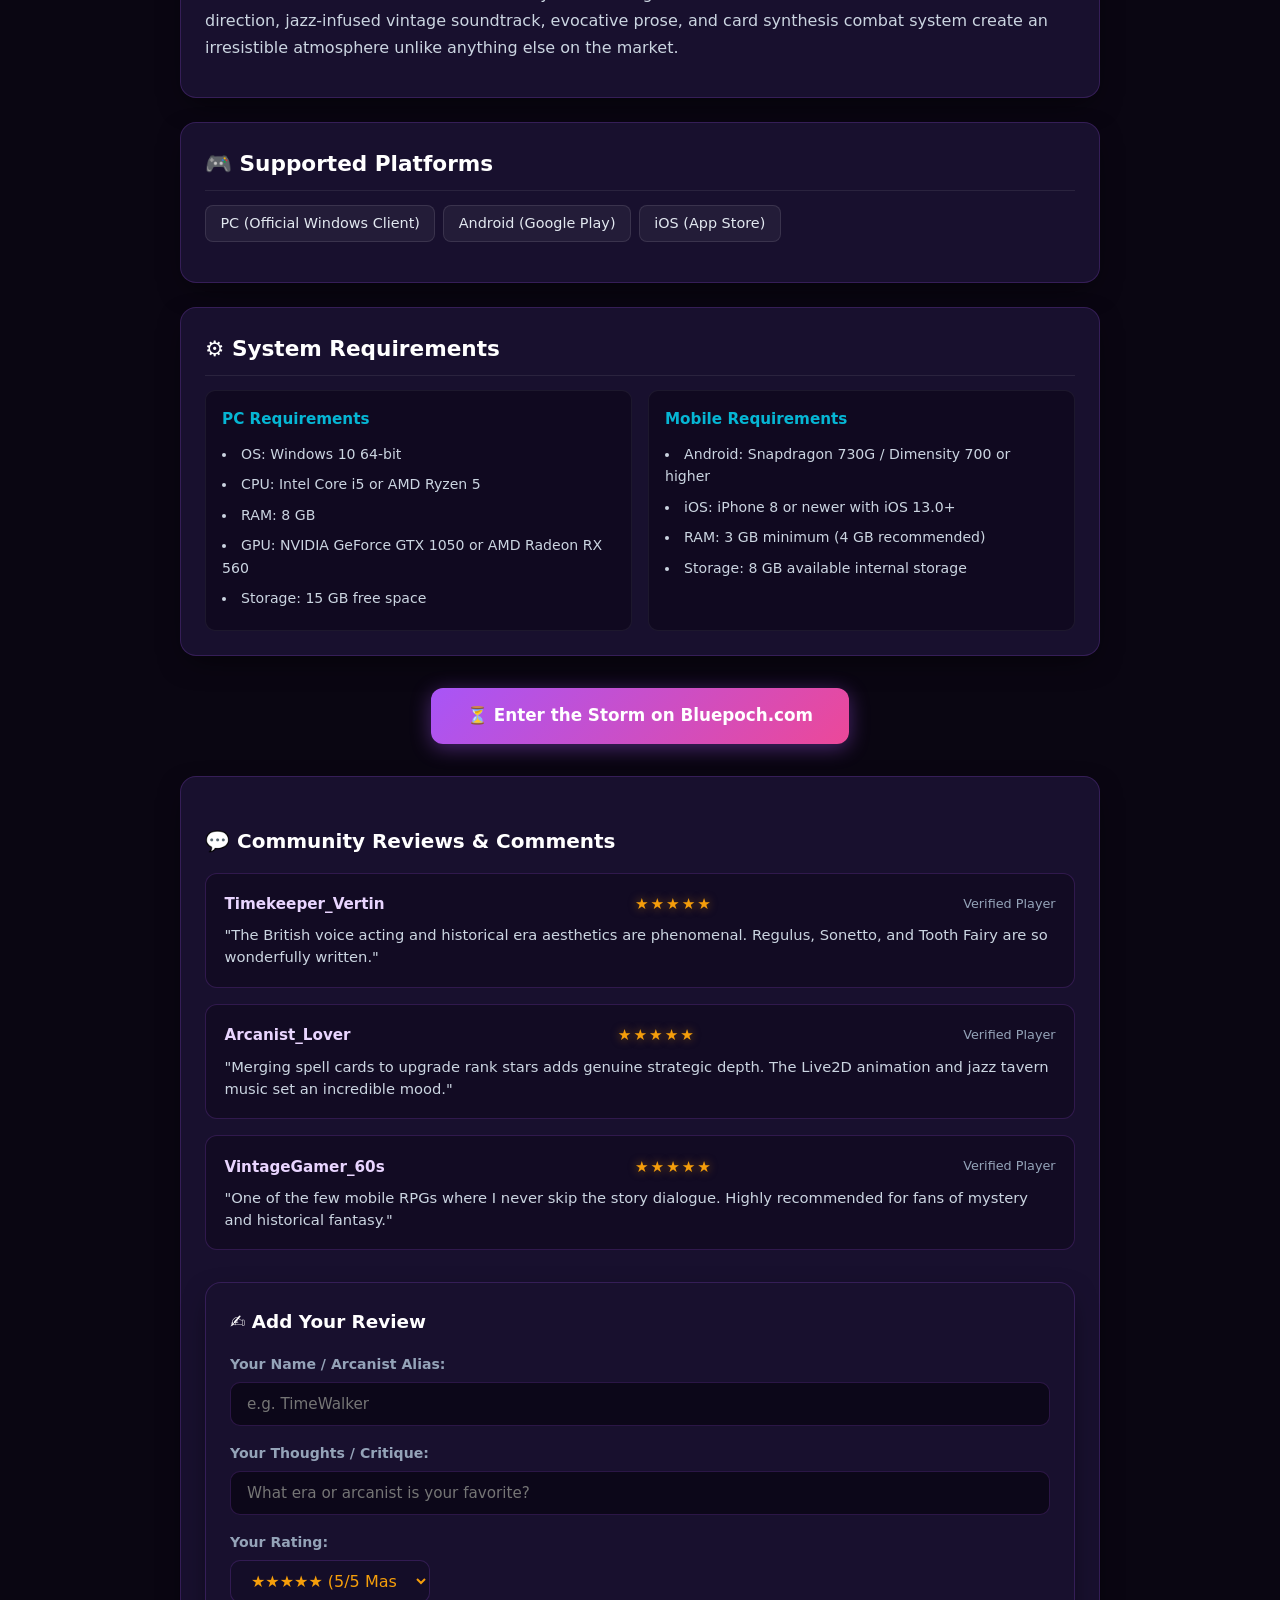
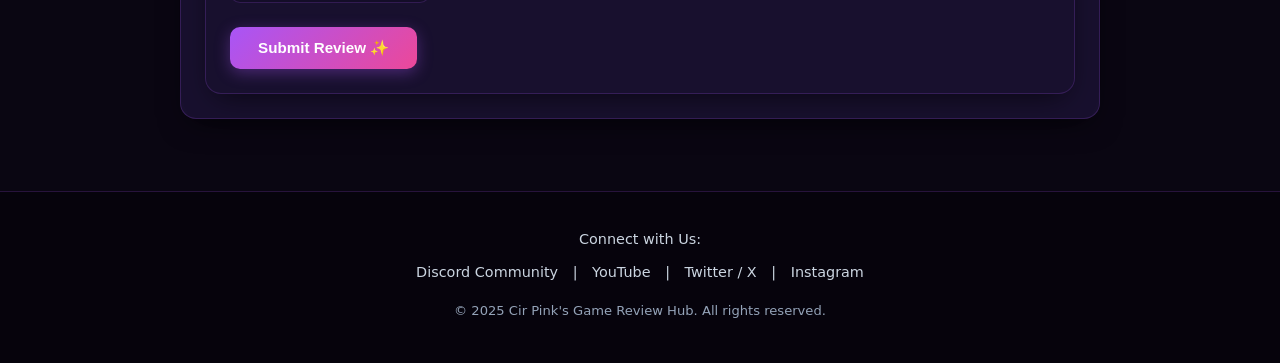
<file: r1999.html>
<!DOCTYPE html>
<html lang="en">
<head>
    <meta charset="UTF-8">
    <meta name="viewport" content="width=device-width, initial-scale=1.0">
    <meta name="description" content="In-depth review of Reverse: 1999 on PC, Android, and iOS. Time-traveling tactical card RPG, art deco British aesthetic, story, and specs.">
    <title>Reverse: 1999 - Review | Cir Pink's</title>
    <link rel="icon" type="image/svg+xml" href="favicon.svg">
    <link rel="stylesheet" type="text/css" href="stylesz.css">
    <script>
        function navigatePage(page) {
            let pageURLs = {
                "Home": "index.html",
                "Socials": "Socials.html",
                "About": "About.html"
            };

            if (pageURLs[page]) {
                window.location.href = pageURLs[page];
            } else if (page === "#socials-section") {
                const el = document.getElementById("socials-section");
                if (el) el.scrollIntoView({ behavior: "smooth" });
            } else {
                alert("Page not available.");
            }
        }
    </script>
</head>
<body>
    <header>
        <div class="brand-wrapper">
            <img src="assets/images/logo.svg" alt="Game Review Hub Logo" class="brand-icon">
            <h1>Cir Pink's</h1>
        </div>
        <p>Your Ultimate Game Review Hub</p>
    </header>

    <nav aria-label="Main navigation">
        <ul>
            <li><a href="index.html" onclick="navigatePage('Home'); return false;">Home</a></li>
            <li><a href="Socials.html" onclick="navigatePage('Socials'); return false;">Socials</a></li>
            <li><a href="About.html" onclick="navigatePage('About'); return false;">About</a></li>
        </ul>
    </nav>

    <div class="breadcrumbs">
        <a href="index.html">Home</a> <span>/</span> <span>Reviews</span> <span>/</span> <strong>Reverse: 1999</strong>
    </div>

    <main class="review-content">
        <div class="review-header">
            <h1>Reverse: 1999</h1>
            <div class="review-meta">
                <span class="badge">Tactical Card RPG</span>
                <span class="badge">Retro-Occult / 20th Century</span>
                <span class="badge">Bluepoch</span>
                <span class="badge">Full English Voice Acting</span>
            </div>
        </div>

        <div class="video">
            <iframe src="https://www.youtube-nocookie.com/embed/NAZyj0b_JKY" title="Reverse: 1999 Official Trailer" allow="accelerometer; autoplay; clipboard-write; encrypted-media; gyroscope; picture-in-picture; web-share" referrerpolicy="strict-origin-when-cross-origin" allowfullscreen></iframe>
        </div>

        <section class="section-block">
            <h2>📖 Description</h2>
            <p>Reverse: 1999 is a stylish 20th-century time-travel strategic RPG by Bluepoch. Marrying vintage Art Deco aesthetics with British theatre voice acting and occult mysticism, players manipulate arcanum card combinations in turn-based combat while investigating an inverted temporal storm.</p>
        </section>

        <section class="section-block">
            <h2>🗡️ Story</h2>
            <p>On the final day of the millennium—December 31, 1999—a supernatural phenomenon known as the "Storm" causes time to reverse, unwinding humanity backwards through eras like 1960s swinging London and the 1920s Roaring Twenties. Players step into the shoes of Vertin, the Timekeeper appointed by the St. Pavlov Foundation, who alone remains immune to temporal erasure as she seeks the truth behind the Storm and the enigmatic Manus Vindictae.</p>
        </section>

        <section class="section-block">
            <h2>⭐ Verdict & Review</h2>
            <div class="rating-score-box">
                <strong>Our Score:</strong>
                <span class="rating">★★★★★</span>
                <span style="color: var(--accent-gold); font-weight: 700;">5.0 / 5.0 (Aesthetic Masterpiece)</span>
            </div>
            <p>Reverse: 1999 is one of the most culturally distinctive gacha RPGs ever released. Its cinematic Live2D art direction, jazz-infused vintage soundtrack, evocative prose, and card synthesis combat system create an irresistible atmosphere unlike anything else on the market.</p>
        </section>

        <section class="section-block">
            <h2>🎮 Supported Platforms</h2>
            <ul class="platform-list">
                <li>PC (Official Windows Client)</li>
                <li>Android (Google Play)</li>
                <li>iOS (App Store)</li>
            </ul>
        </section>

        <section class="section-block">
            <h2>⚙️ System Requirements</h2>
            <div class="specs-grid">
                <div class="spec-card">
                    <h3>PC Requirements</h3>
                    <ul>
                        <li>OS: Windows 10 64-bit</li>
                        <li>CPU: Intel Core i5 or AMD Ryzen 5</li>
                        <li>RAM: 8 GB</li>
                        <li>GPU: NVIDIA GeForce GTX 1050 or AMD Radeon RX 560</li>
                        <li>Storage: 15 GB free space</li>
                    </ul>
                </div>
                <div class="spec-card">
                    <h3>Mobile Requirements</h3>
                    <ul>
                        <li>Android: Snapdragon 730G / Dimensity 700 or higher</li>
                        <li>iOS: iPhone 8 or newer with iOS 13.0+</li>
                        <li>RAM: 3 GB minimum (4 GB recommended)</li>
                        <li>Storage: 8 GB available internal storage</li>
                    </ul>
                </div>
            </div>
        </section>

        <div class="cta-wrapper">
            <a href="https://re1999.bluepoch.com" target="_blank" rel="noopener noreferrer" class="play-button">
                ⏳ Enter the Storm on Bluepoch.com
            </a>
        </div>

        <!-- User Comments Section -->
        <section class="section-block">
            <div class="review-comments">
                <h3>💬 Community Reviews & Comments</h3>
                
                <div class="review-comment">
                    <div class="comment-header">
                        <span class="comment-user">Timekeeper_Vertin</span>
                        <span class="rating" style="font-size: 0.95rem;">★★★★★</span>
                        <span class="comment-date">Verified Player</span>
                    </div>
                    <p>"The British voice acting and historical era aesthetics are phenomenal. Regulus, Sonetto, and Tooth Fairy are so wonderfully written."</p>
                </div>

                <div class="review-comment">
                    <div class="comment-header">
                        <span class="comment-user">Arcanist_Lover</span>
                        <span class="rating" style="font-size: 0.95rem;">★★★★★</span>
                        <span class="comment-date">Verified Player</span>
                    </div>
                    <p>"Merging spell cards to upgrade rank stars adds genuine strategic depth. The Live2D animation and jazz tavern music set an incredible mood."</p>
                </div>

                <div class="review-comment">
                    <div class="comment-header">
                        <span class="comment-user">VintageGamer_60s</span>
                        <span class="rating" style="font-size: 0.95rem;">★★★★★</span>
                        <span class="comment-date">Verified Player</span>
                    </div>
                    <p>"One of the few mobile RPGs where I never skip the story dialogue. Highly recommended for fans of mystery and historical fantasy."</p>
                </div>
            </div>

            <div class="add-comment-card">
                <h4>✍️ Add Your Review</h4>
                <div class="form-group">
                    <label for="username">Your Name / Arcanist Alias:</label>
                    <input type="text" id="username" placeholder="e.g. TimeWalker" autocomplete="name">
                </div>
                <div class="form-group">
                    <label for="usercomment">Your Thoughts / Critique:</label>
                    <input class="usercomment" type="text" id="usercomment" name="usercomment" placeholder="What era or arcanist is your favorite?">
                </div>
                <div class="form-group">
                    <label for="star">Your Rating:</label>
                    <select class="star" id="star" name="star">
                        <option value="5">★★★★★ (5/5 Masterpiece)</option>
                        <option value="4">★★★★☆ (4/5 Great)</option>
                        <option value="3">★★★☆☆ (3/5 Good)</option>
                        <option value="2">★★☆☆☆ (2/5 Mediocre)</option>
                        <option value="1">★☆☆☆☆ (1/5 Poor)</option>
                    </select>
                </div>
                <button type="button" class="submit submit-btn">Submit Review ✨</button>
            </div>
        </section>

    </main>
    
    <footer id="socials-section">
        <p>Connect with Us:</p>
        <div style="margin-bottom: 1rem;">
            <a href="Socials.html">Discord Community</a> | 
            <a href="Socials.html">YouTube</a> | 
            <a href="Socials.html">Twitter / X</a> | 
            <a href="Socials.html">Instagram</a>
        </div>
        <p style="color: var(--text-muted); font-size: 0.82rem;">&copy; 2025 Cir Pink's Game Review Hub. All rights reserved.</p>
    </footer>

    <button onclick="navigatePage('Home')" class="homes" title="Scroll to top" aria-label="Scroll to top">↑</button>
    <script src="assets/js/main.js"></script>
</body>
</html>
</file>
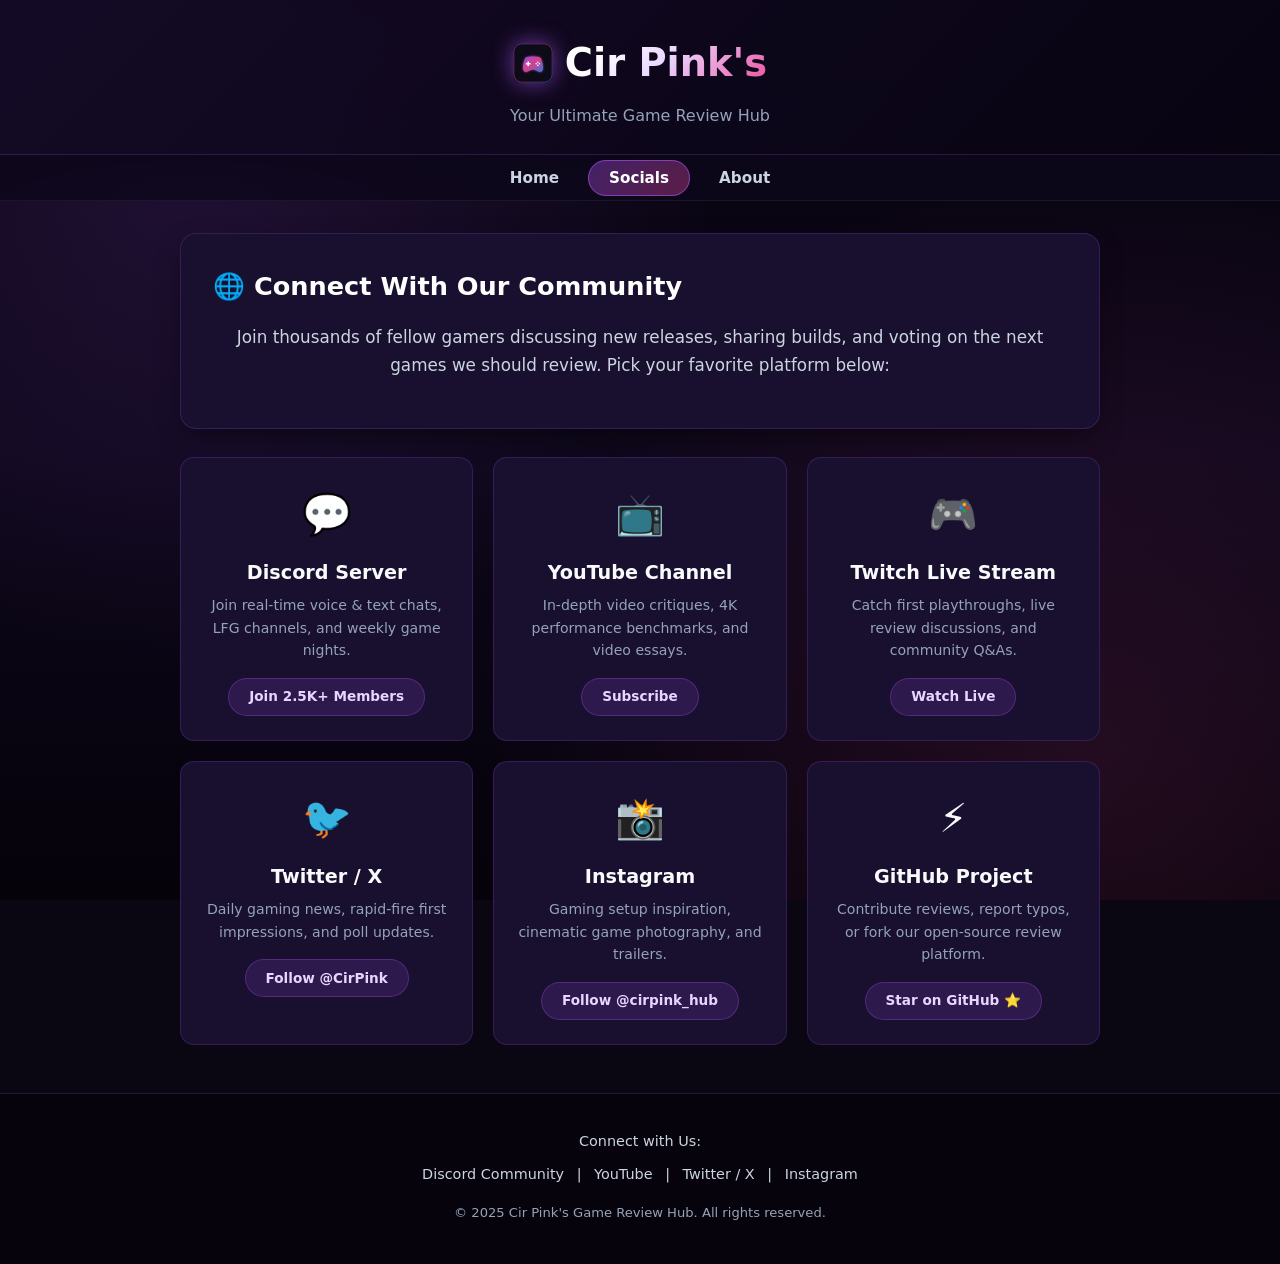
<file: Socials.html>
<!DOCTYPE html>
<html lang="en">
<head>
    <meta charset="UTF-8">
    <meta name="viewport" content="width=device-width, initial-scale=1.0">
    <meta name="description" content="Connect with Cir Pink's Game Review Hub across Discord, YouTube, Twitter/X, Instagram, and GitHub.">
    <title>Cir Pink's - Community & Socials</title>
    <link rel="icon" type="image/svg+xml" href="favicon.svg">
    <link rel="stylesheet" type="text/css" href="stylesabout.css">
    <script>
        function navigatePage(page) {
            let pageURLs = {
                "Home": "index.html",
                "Socials": "Socials.html",
                "About": "About.html"
            };

            if (pageURLs[page]) {
                window.location.href = pageURLs[page];
            } else {
                alert("Page not available.");
            }
        }
    </script>
</head>
<body>

    <header>
        <div class="brand-wrapper">
            <img src="assets/images/logo.svg" alt="Game Review Hub Logo" class="brand-icon">
            <h1>Cir Pink's</h1>
        </div>
        <p>Your Ultimate Game Review Hub</p>
    </header>

    <nav aria-label="Main navigation">
        <ul>
            <li><a href="index.html" onclick="navigatePage('Home'); return false;">Home</a></li>
            <li><a href="Socials.html" class="active" onclick="navigatePage('Socials'); return false;">Socials</a></li>
            <li><a href="About.html" onclick="navigatePage('About'); return false;">About</a></li>
        </ul>
    </nav>

    <main class="container">
        
        <article class="about-card" style="text-align: center;">
            <h2>🌐 Connect With Our Community</h2>
            <p>Join thousands of fellow gamers discussing new releases, sharing builds, and voting on the next games we should review. Pick your favorite platform below:</p>
        </article>

        <section class="social-cards-grid" aria-label="Social media channels">
            
            <!-- Discord -->
            <a href="https://discord.com" target="_blank" rel="noopener noreferrer" class="social-card">
                <div class="social-card-icon">💬</div>
                <h3>Discord Server</h3>
                <p>Join real-time voice & text chats, LFG channels, and weekly game nights.</p>
                <span class="social-btn">Join 2.5K+ Members</span>
            </a>

            <!-- YouTube -->
            <a href="https://youtube.com" target="_blank" rel="noopener noreferrer" class="social-card">
                <div class="social-card-icon">📺</div>
                <h3>YouTube Channel</h3>
                <p>In-depth video critiques, 4K performance benchmarks, and video essays.</p>
                <span class="social-btn">Subscribe</span>
            </a>

            <!-- Twitch -->
            <a href="https://twitch.tv" target="_blank" rel="noopener noreferrer" class="social-card">
                <div class="social-card-icon">🎮</div>
                <h3>Twitch Live Stream</h3>
                <p>Catch first playthroughs, live review discussions, and community Q&As.</p>
                <span class="social-btn">Watch Live</span>
            </a>

            <!-- Twitter / X -->
            <a href="https://twitter.com" target="_blank" rel="noopener noreferrer" class="social-card">
                <div class="social-card-icon">🐦</div>
                <h3>Twitter / X</h3>
                <p>Daily gaming news, rapid-fire first impressions, and poll updates.</p>
                <span class="social-btn">Follow @CirPink</span>
            </a>

            <!-- Instagram -->
            <a href="https://instagram.com" target="_blank" rel="noopener noreferrer" class="social-card">
                <div class="social-card-icon">📸</div>
                <h3>Instagram</h3>
                <p>Gaming setup inspiration, cinematic game photography, and trailers.</p>
                <span class="social-btn">Follow @cirpink_hub</span>
            </a>

            <!-- GitHub -->
            <a href="https://github.com/Jaijai541/Game-Review" target="_blank" rel="noopener noreferrer" class="social-card">
                <div class="social-card-icon">⚡</div>
                <h3>GitHub Project</h3>
                <p>Contribute reviews, report typos, or fork our open-source review platform.</p>
                <span class="social-btn">Star on GitHub ⭐</span>
            </a>

        </section>

    </main>

    <footer id="socials-section">
        <p>Connect with Us:</p>
        <div style="margin-bottom: 1rem;">
            <a href="Socials.html">Discord Community</a> | 
            <a href="Socials.html">YouTube</a> | 
            <a href="Socials.html">Twitter / X</a> | 
            <a href="Socials.html">Instagram</a>
        </div>
        <p style="color: var(--text-muted); font-size: 0.82rem;">&copy; 2025 Cir Pink's Game Review Hub. All rights reserved.</p>
    </footer>

    <script src="assets/js/main.js"></script>
</body>
</html>
</file>
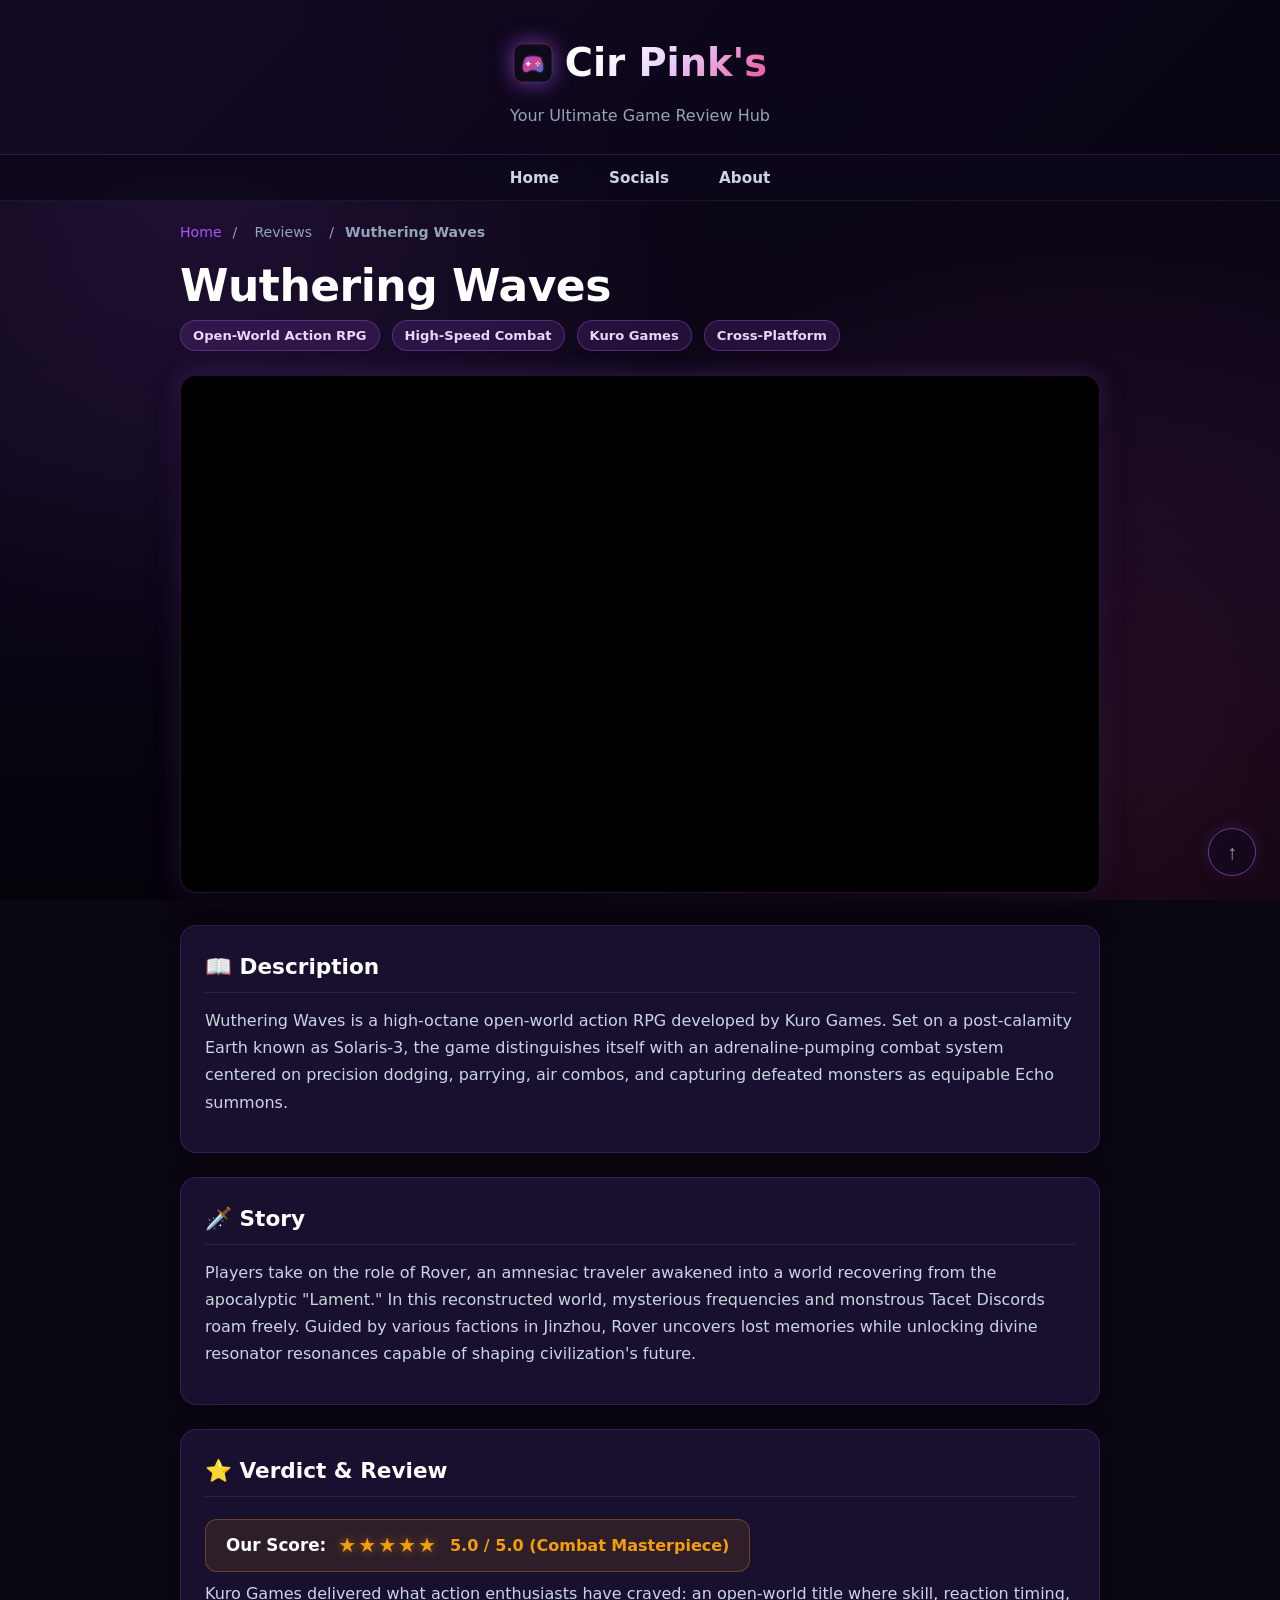
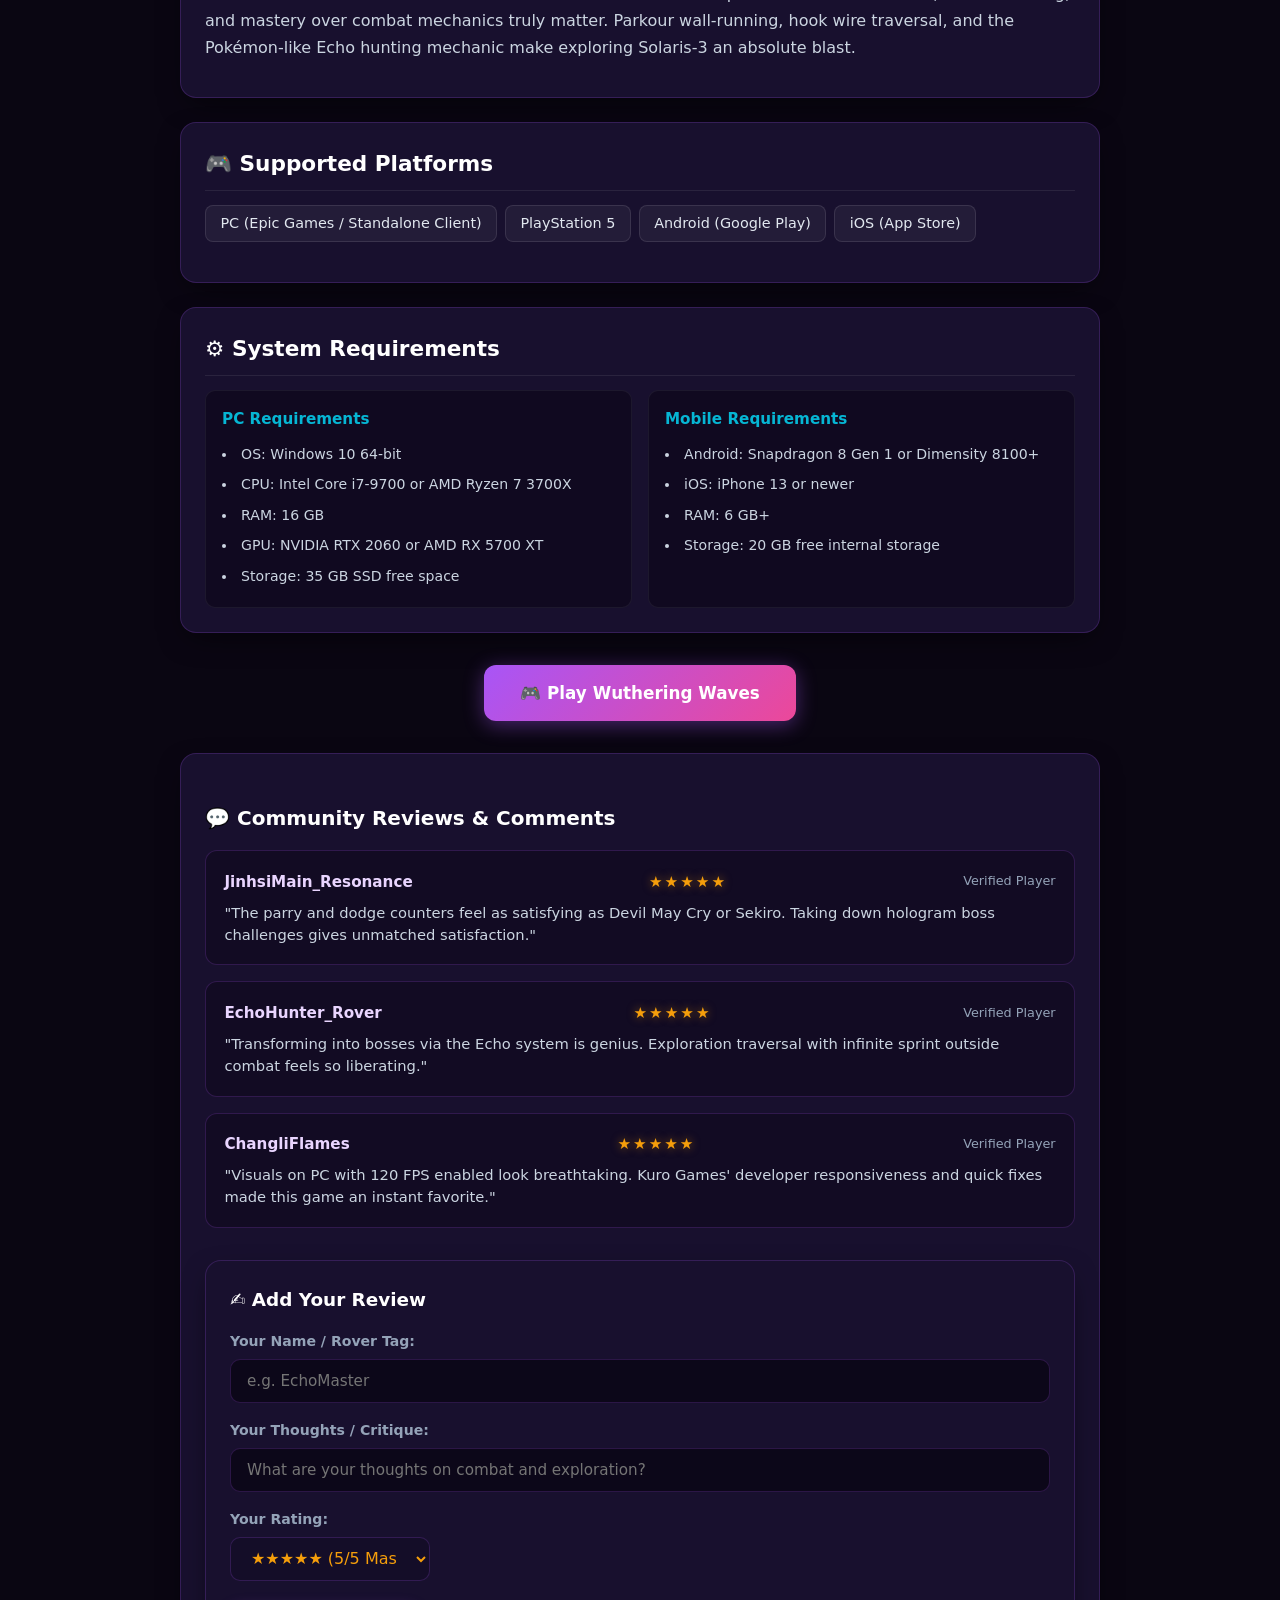
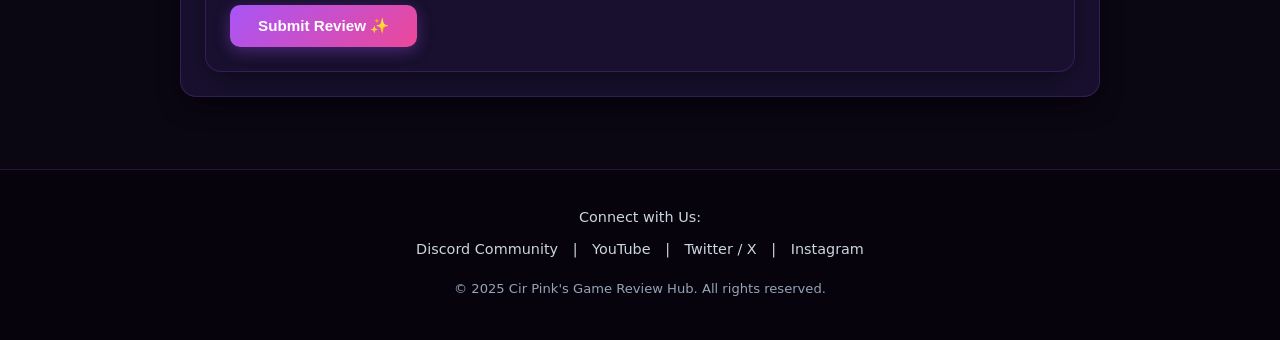
<file: wuwa.html>
<!DOCTYPE html>
<html lang="en">
<head>
    <meta charset="UTF-8">
    <meta name="viewport" content="width=device-width, initial-scale=1.0">
    <meta name="description" content="In-depth review of Wuthering Waves on PC and Mobile. Fast-paced combat, Echo system, open world exploration, and hardware requirements.">
    <title>Wuthering Waves - Review | Cir Pink's</title>
    <link rel="icon" type="image/svg+xml" href="favicon.svg">
    <link rel="stylesheet" type="text/css" href="stylesz.css">
    <script>
        function navigatePage(page) {
            let pageURLs = {
                "Home": "index.html",
                "Socials": "Socials.html",
                "About": "About.html"
            };

            if (pageURLs[page]) {
                window.location.href = pageURLs[page];
            } else if (page === "#socials-section") {
                const el = document.getElementById("socials-section");
                if (el) el.scrollIntoView({ behavior: "smooth" });
            } else {
                alert("Page not available.");
            }
        }
    </script>
</head>
<body>
    <header>
        <div class="brand-wrapper">
            <img src="assets/images/logo.svg" alt="Game Review Hub Logo" class="brand-icon">
            <h1>Cir Pink's</h1>
        </div>
        <p>Your Ultimate Game Review Hub</p>
    </header>

    <nav aria-label="Main navigation">
        <ul>
            <li><a href="index.html" onclick="navigatePage('Home'); return false;">Home</a></li>
            <li><a href="Socials.html" onclick="navigatePage('Socials'); return false;">Socials</a></li>
            <li><a href="About.html" onclick="navigatePage('About'); return false;">About</a></li>
        </ul>
    </nav>

    <div class="breadcrumbs">
        <a href="index.html">Home</a> <span>/</span> <span>Reviews</span> <span>/</span> <strong>Wuthering Waves</strong>
    </div>

    <main class="review-content">
        <div class="review-header">
            <h1>Wuthering Waves</h1>
            <div class="review-meta">
                <span class="badge">Open-World Action RPG</span>
                <span class="badge">High-Speed Combat</span>
                <span class="badge">Kuro Games</span>
                <span class="badge">Cross-Platform</span>
            </div>
        </div>

        <div class="video">
            <iframe src="https://www.youtube-nocookie.com/embed/R8htow_6tRc" title="Wuthering Waves Trailer" allow="accelerometer; autoplay; clipboard-write; encrypted-media; gyroscope; picture-in-picture; web-share" referrerpolicy="strict-origin-when-cross-origin" allowfullscreen></iframe>
        </div>

        <section class="section-block">
            <h2>📖 Description</h2>
            <p>Wuthering Waves is a high-octane open-world action RPG developed by Kuro Games. Set on a post-calamity Earth known as Solaris-3, the game distinguishes itself with an adrenaline-pumping combat system centered on precision dodging, parrying, air combos, and capturing defeated monsters as equipable Echo summons.</p>
        </section>

        <section class="section-block">
            <h2>🗡️ Story</h2>
            <p>Players take on the role of Rover, an amnesiac traveler awakened into a world recovering from the apocalyptic "Lament." In this reconstructed world, mysterious frequencies and monstrous Tacet Discords roam freely. Guided by various factions in Jinzhou, Rover uncovers lost memories while unlocking divine resonator resonances capable of shaping civilization's future.</p>
        </section>

        <section class="section-block">
            <h2>⭐ Verdict & Review</h2>
            <div class="rating-score-box">
                <strong>Our Score:</strong>
                <span class="rating">★★★★★</span>
                <span style="color: var(--accent-gold); font-weight: 700;">5.0 / 5.0 (Combat Masterpiece)</span>
            </div>
            <p>Kuro Games delivered what action enthusiasts have craved: an open-world title where skill, reaction timing, and mastery over combat mechanics truly matter. Parkour wall-running, hook wire traversal, and the Pokémon-like Echo hunting mechanic make exploring Solaris-3 an absolute blast.</p>
        </section>

        <section class="section-block">
            <h2>🎮 Supported Platforms</h2>
            <ul class="platform-list">
                <li>PC (Epic Games / Standalone Client)</li>
                <li>PlayStation 5</li>
                <li>Android (Google Play)</li>
                <li>iOS (App Store)</li>
            </ul>
        </section>

        <section class="section-block">
            <h2>⚙️ System Requirements</h2>
            <div class="specs-grid">
                <div class="spec-card">
                    <h3>PC Requirements</h3>
                    <ul>
                        <li>OS: Windows 10 64-bit</li>
                        <li>CPU: Intel Core i7-9700 or AMD Ryzen 7 3700X</li>
                        <li>RAM: 16 GB</li>
                        <li>GPU: NVIDIA RTX 2060 or AMD RX 5700 XT</li>
                        <li>Storage: 35 GB SSD free space</li>
                    </ul>
                </div>
                <div class="spec-card">
                    <h3>Mobile Requirements</h3>
                    <ul>
                        <li>Android: Snapdragon 8 Gen 1 or Dimensity 8100+</li>
                        <li>iOS: iPhone 13 or newer</li>
                        <li>RAM: 6 GB+</li>
                        <li>Storage: 20 GB free internal storage</li>
                    </ul>
                </div>
            </div>
        </section>

        <div class="cta-wrapper">
            <a href="https://wutheringwaves.kurogames.com" target="_blank" rel="noopener noreferrer" class="play-button">
                🎮 Play Wuthering Waves
            </a>
        </div>

        <!-- User Comments Section -->
        <section class="section-block">
            <div class="review-comments">
                <h3>💬 Community Reviews & Comments</h3>
                
                <div class="review-comment">
                    <div class="comment-header">
                        <span class="comment-user">JinhsiMain_Resonance</span>
                        <span class="rating" style="font-size: 0.95rem;">★★★★★</span>
                        <span class="comment-date">Verified Player</span>
                    </div>
                    <p>"The parry and dodge counters feel as satisfying as Devil May Cry or Sekiro. Taking down hologram boss challenges gives unmatched satisfaction."</p>
                </div>

                <div class="review-comment">
                    <div class="comment-header">
                        <span class="comment-user">EchoHunter_Rover</span>
                        <span class="rating" style="font-size: 0.95rem;">★★★★★</span>
                        <span class="comment-date">Verified Player</span>
                    </div>
                    <p>"Transforming into bosses via the Echo system is genius. Exploration traversal with infinite sprint outside combat feels so liberating."</p>
                </div>

                <div class="review-comment">
                    <div class="comment-header">
                        <span class="comment-user">ChangliFlames</span>
                        <span class="rating" style="font-size: 0.95rem;">★★★★★</span>
                        <span class="comment-date">Verified Player</span>
                    </div>
                    <p>"Visuals on PC with 120 FPS enabled look breathtaking. Kuro Games' developer responsiveness and quick fixes made this game an instant favorite."</p>
                </div>
            </div>

            <div class="add-comment-card">
                <h4>✍️ Add Your Review</h4>
                <div class="form-group">
                    <label for="username">Your Name / Rover Tag:</label>
                    <input type="text" id="username" placeholder="e.g. EchoMaster" autocomplete="name">
                </div>
                <div class="form-group">
                    <label for="usercomment">Your Thoughts / Critique:</label>
                    <input class="usercomment" type="text" id="usercomment" name="usercomment" placeholder="What are your thoughts on combat and exploration?">
                </div>
                <div class="form-group">
                    <label for="star">Your Rating:</label>
                    <select class="star" id="star" name="star">
                        <option value="5">★★★★★ (5/5 Masterpiece)</option>
                        <option value="4">★★★★☆ (4/5 Great)</option>
                        <option value="3">★★★☆☆ (3/5 Good)</option>
                        <option value="2">★★☆☆☆ (2/5 Mediocre)</option>
                        <option value="1">★☆☆☆☆ (1/5 Poor)</option>
                    </select>
                </div>
                <button type="button" class="submit submit-btn">Submit Review ✨</button>
            </div>
        </section>

    </main>
    
    <footer id="socials-section">
        <p>Connect with Us:</p>
        <div style="margin-bottom: 1rem;">
            <a href="Socials.html">Discord Community</a> | 
            <a href="Socials.html">YouTube</a> | 
            <a href="Socials.html">Twitter / X</a> | 
            <a href="Socials.html">Instagram</a>
        </div>
        <p style="color: var(--text-muted); font-size: 0.82rem;">&copy; 2025 Cir Pink's Game Review Hub. All rights reserved.</p>
    </footer>

    <button onclick="navigatePage('Home')" class="homes" title="Scroll to top" aria-label="Scroll to top">↑</button>
    <script src="assets/js/main.js"></script>
</body>
</html>
</file>
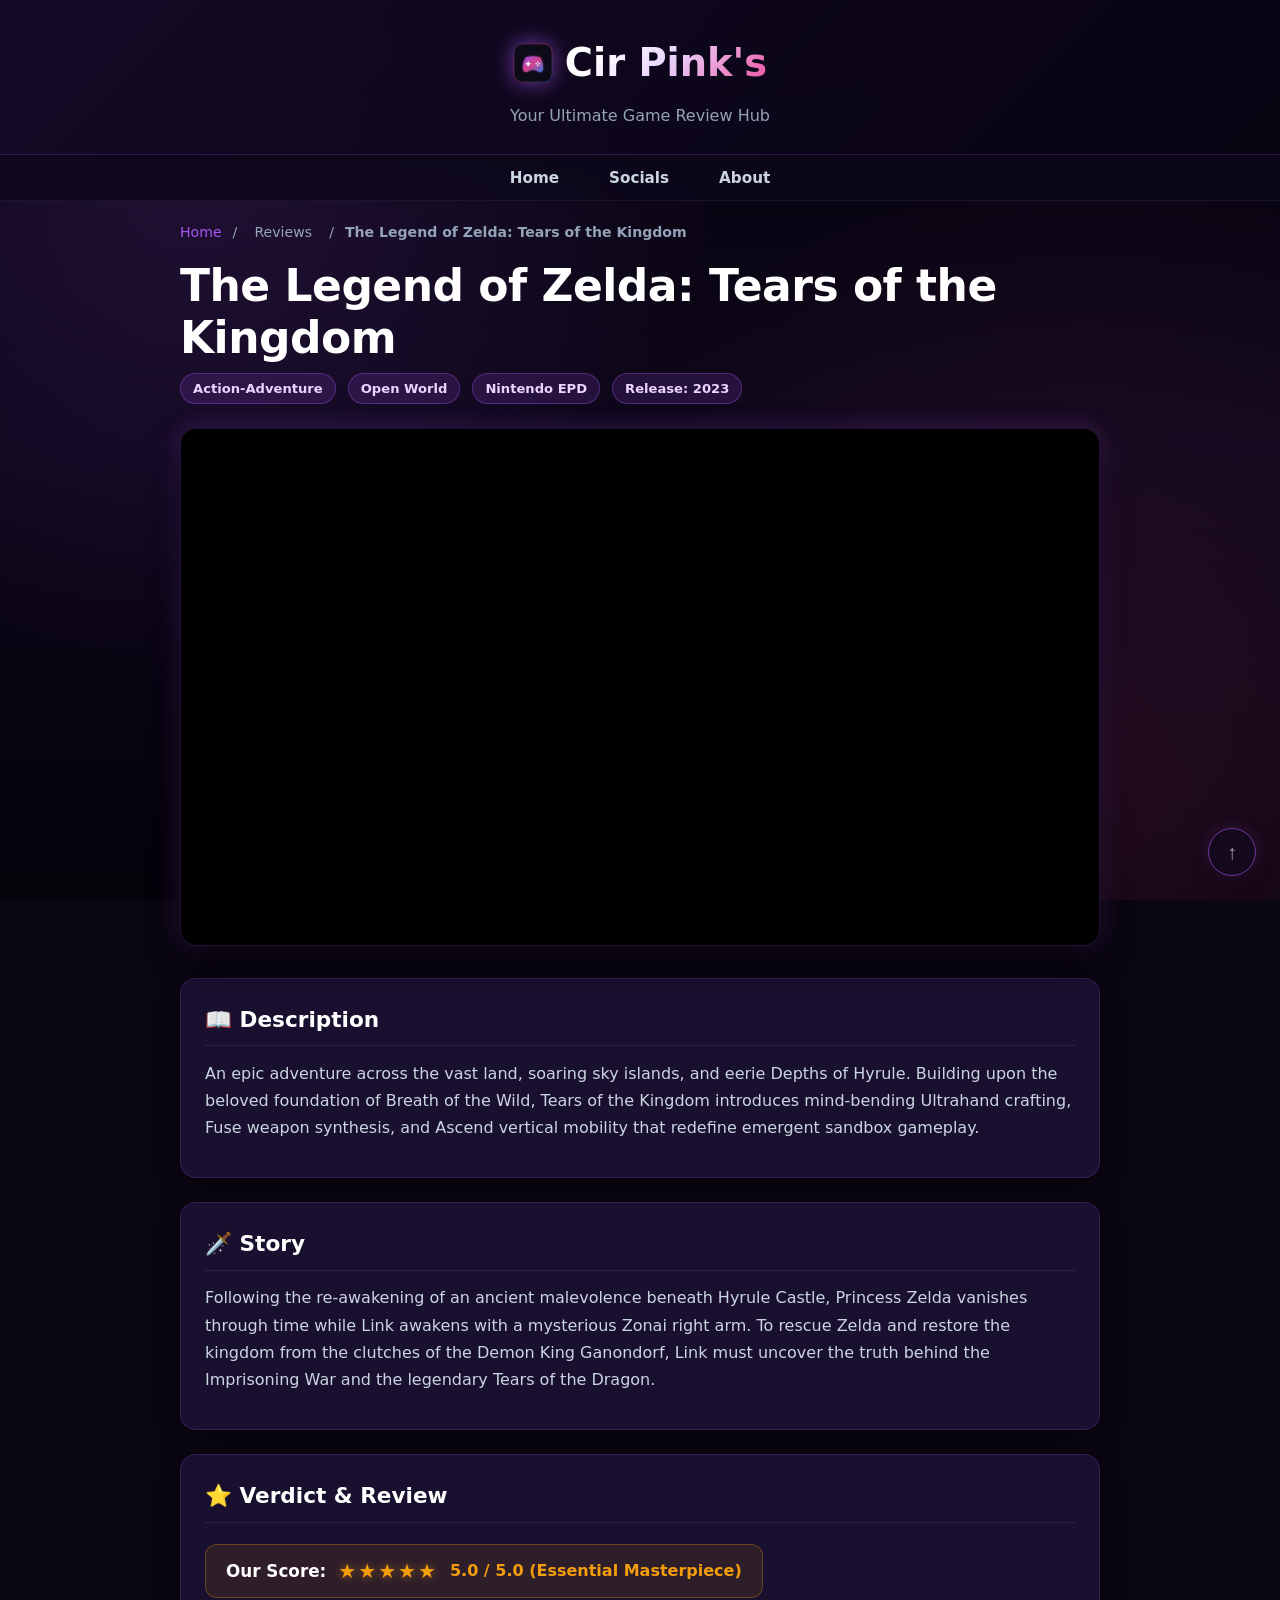
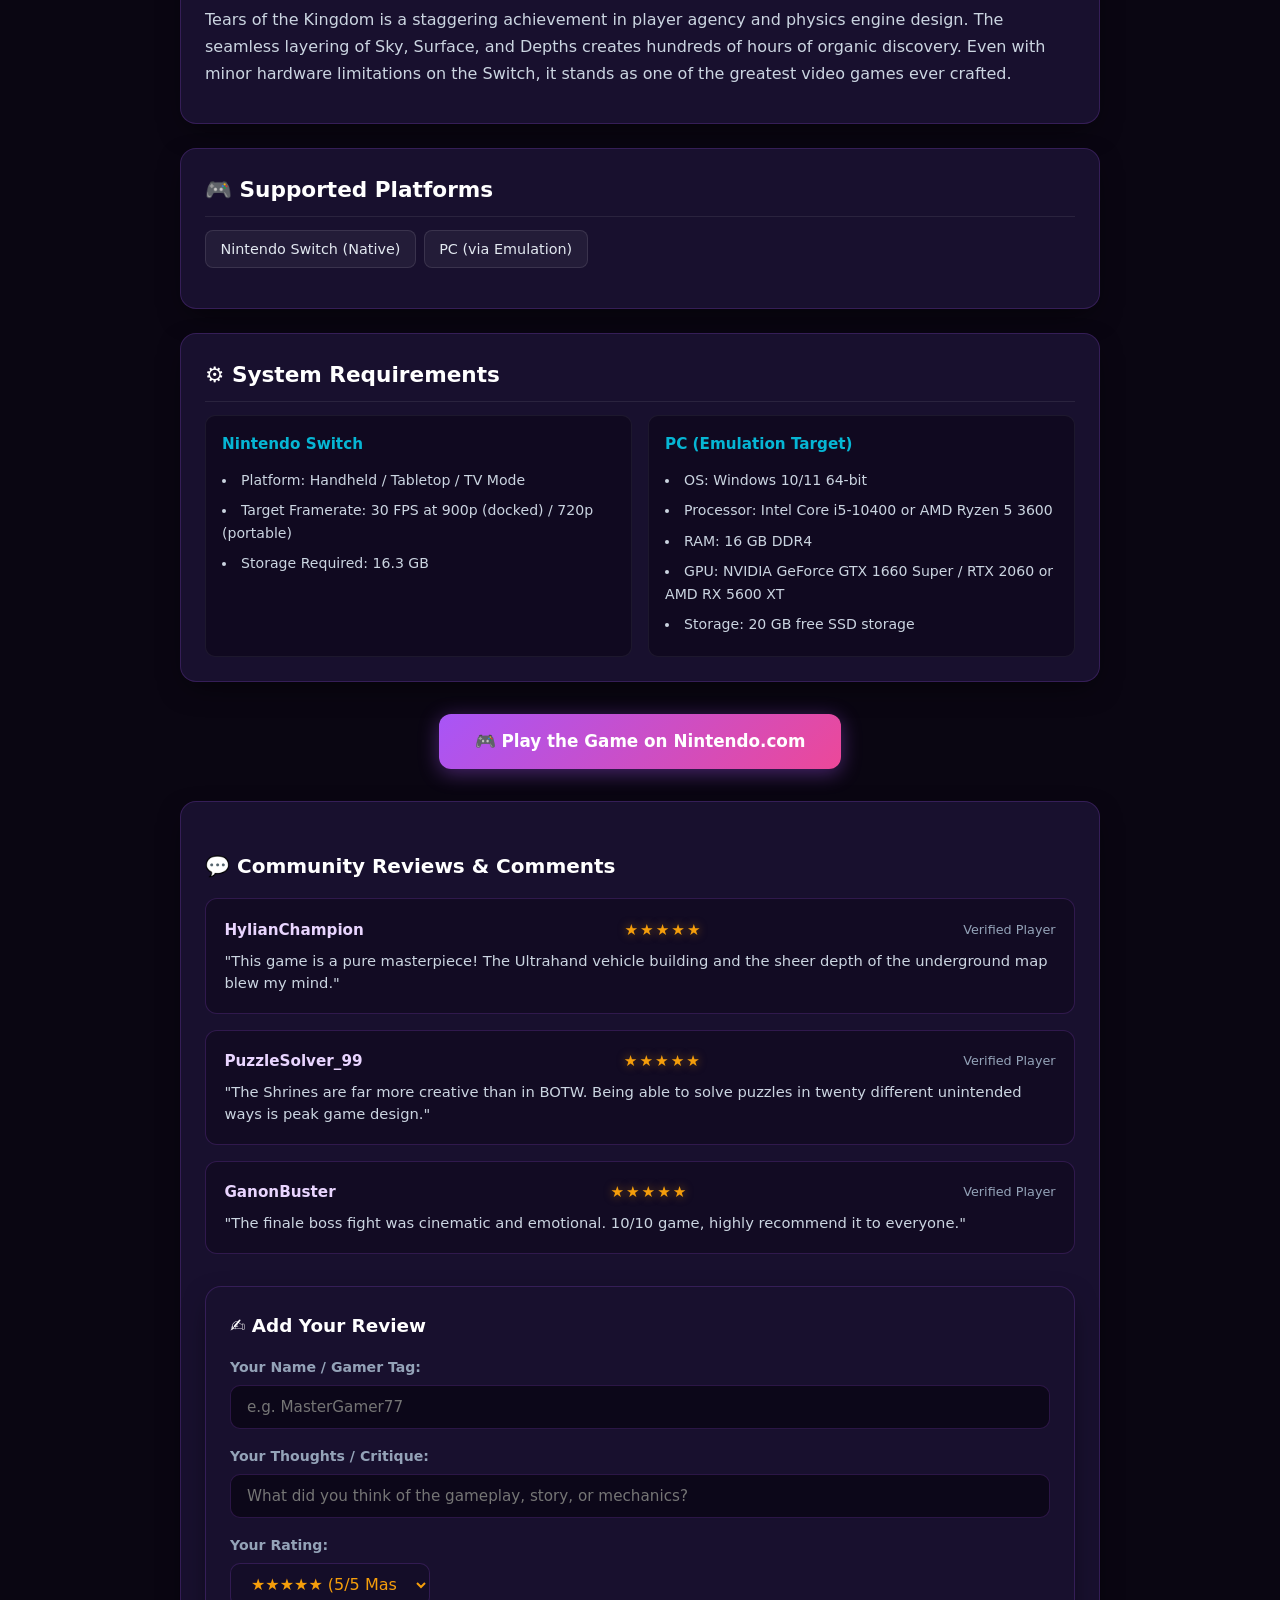
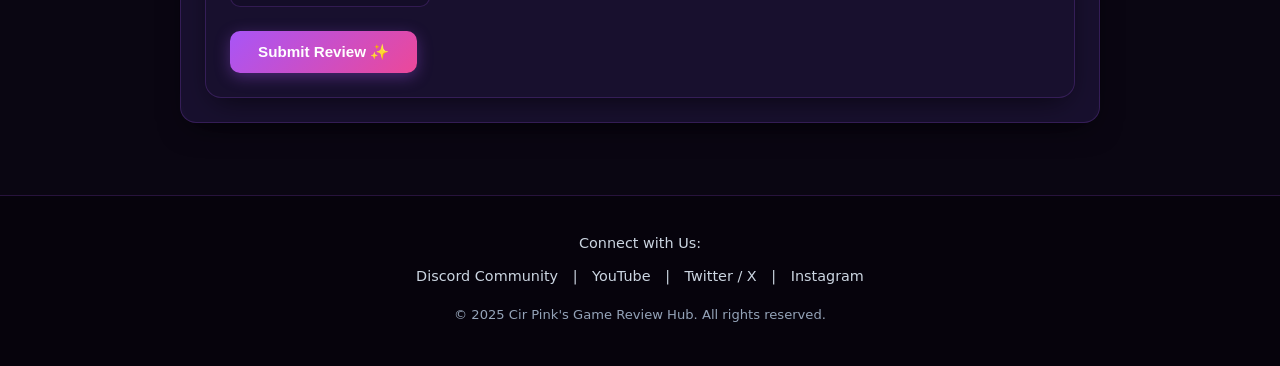
<file: zelda.html>
<!DOCTYPE html>
<html lang="en">
<head>
    <meta charset="UTF-8">
    <meta name="viewport" content="width=device-width, initial-scale=1.0">
    <meta name="description" content="Read our in-depth review of The Legend of Zelda: Tears of the Kingdom on Nintendo Switch. Story, combat, puzzles, and system requirements.">
    <title>The Legend of Zelda: Tears of the Kingdom - Review | Cir Pink's</title>
    <link rel="icon" type="image/svg+xml" href="favicon.svg">
    <link rel="stylesheet" type="text/css" href="stylesz.css">
    <script>
        function navigatePage(page) {
            let pageURLs = {
                "Home": "index.html",
                "Socials": "Socials.html",
                "About": "About.html"
            };

            if (pageURLs[page]) {
                window.location.href = pageURLs[page];
            } else if (page === "#socials-section") {
                const el = document.getElementById("socials-section");
                if (el) el.scrollIntoView({ behavior: "smooth" });
            } else {
                alert("Page not available.");
            }
        }
    </script>
</head>
<body>
    <header>
        <div class="brand-wrapper">
            <img src="assets/images/logo.svg" alt="Game Review Hub Logo" class="brand-icon">
            <h1>Cir Pink's</h1>
        </div>
        <p>Your Ultimate Game Review Hub</p>
    </header>

    <nav aria-label="Main navigation">
        <ul>
            <li><a href="index.html" onclick="navigatePage('Home'); return false;">Home</a></li>
            <li><a href="Socials.html" onclick="navigatePage('Socials'); return false;">Socials</a></li>
            <li><a href="About.html" onclick="navigatePage('About'); return false;">About</a></li>
        </ul>
    </nav>

    <div class="breadcrumbs">
        <a href="index.html">Home</a> <span>/</span> <span>Reviews</span> <span>/</span> <strong>The Legend of Zelda: Tears of the Kingdom</strong>
    </div>

    <main class="review-content">
        <div class="review-header">
            <h1>The Legend of Zelda: Tears of the Kingdom</h1>
            <div class="review-meta">
                <span class="badge">Action-Adventure</span>
                <span class="badge">Open World</span>
                <span class="badge">Nintendo EPD</span>
                <span class="badge">Release: 2023</span>
            </div>
        </div>

        <div class="video">
            <iframe src="https://www.youtube-nocookie.com/embed/uHGShqcAHlQ" title="The Legend of Zelda: Tears of the Kingdom Trailer" allow="accelerometer; autoplay; clipboard-write; encrypted-media; gyroscope; picture-in-picture; web-share" referrerpolicy="strict-origin-when-cross-origin" allowfullscreen></iframe>
        </div>

        <section class="section-block">
            <h2>📖 Description</h2>
            <p>An epic adventure across the vast land, soaring sky islands, and eerie Depths of Hyrule. Building upon the beloved foundation of Breath of the Wild, Tears of the Kingdom introduces mind-bending Ultrahand crafting, Fuse weapon synthesis, and Ascend vertical mobility that redefine emergent sandbox gameplay.</p>
        </section>

        <section class="section-block">
            <h2>🗡️ Story</h2>
            <p>Following the re-awakening of an ancient malevolence beneath Hyrule Castle, Princess Zelda vanishes through time while Link awakens with a mysterious Zonai right arm. To rescue Zelda and restore the kingdom from the clutches of the Demon King Ganondorf, Link must uncover the truth behind the Imprisoning War and the legendary Tears of the Dragon.</p>
        </section>

        <section class="section-block">
            <h2>⭐ Verdict & Review</h2>
            <div class="rating-score-box">
                <strong>Our Score:</strong>
                <span class="rating">★★★★★</span>
                <span style="color: var(--accent-gold); font-weight: 700;">5.0 / 5.0 (Essential Masterpiece)</span>
            </div>
            <p>Tears of the Kingdom is a staggering achievement in player agency and physics engine design. The seamless layering of Sky, Surface, and Depths creates hundreds of hours of organic discovery. Even with minor hardware limitations on the Switch, it stands as one of the greatest video games ever crafted.</p>
        </section>

        <section class="section-block">
            <h2>🎮 Supported Platforms</h2>
            <ul class="platform-list">
                <li>Nintendo Switch (Native)</li>
                <li>PC (via Emulation)</li>
            </ul>
        </section>

        <section class="section-block">
            <h2>⚙️ System Requirements</h2>
            <div class="specs-grid">
                <div class="spec-card">
                    <h3>Nintendo Switch</h3>
                    <ul>
                        <li>Platform: Handheld / Tabletop / TV Mode</li>
                        <li>Target Framerate: 30 FPS at 900p (docked) / 720p (portable)</li>
                        <li>Storage Required: 16.3 GB</li>
                    </ul>
                </div>
                <div class="spec-card">
                    <h3>PC (Emulation Target)</h3>
                    <ul>
                        <li>OS: Windows 10/11 64-bit</li>
                        <li>Processor: Intel Core i5-10400 or AMD Ryzen 5 3600</li>
                        <li>RAM: 16 GB DDR4</li>
                        <li>GPU: NVIDIA GeForce GTX 1660 Super / RTX 2060 or AMD RX 5600 XT</li>
                        <li>Storage: 20 GB free SSD storage</li>
                    </ul>
                </div>
            </div>
        </section>

        <div class="cta-wrapper">
            <a href="https://zelda.nintendo.com/tears-of-the-kingdom/" target="_blank" rel="noopener noreferrer" class="play-button">
                🎮 Play the Game on Nintendo.com
            </a>
        </div>

        <!-- User Comments Section -->
        <section class="section-block">
            <div class="review-comments">
                <h3>💬 Community Reviews & Comments</h3>
                
                <div class="review-comment">
                    <div class="comment-header">
                        <span class="comment-user">HylianChampion</span>
                        <span class="rating" style="font-size: 0.95rem;">★★★★★</span>
                        <span class="comment-date">Verified Player</span>
                    </div>
                    <p>"This game is a pure masterpiece! The Ultrahand vehicle building and the sheer depth of the underground map blew my mind."</p>
                </div>

                <div class="review-comment">
                    <div class="comment-header">
                        <span class="comment-user">PuzzleSolver_99</span>
                        <span class="rating" style="font-size: 0.95rem;">★★★★★</span>
                        <span class="comment-date">Verified Player</span>
                    </div>
                    <p>"The Shrines are far more creative than in BOTW. Being able to solve puzzles in twenty different unintended ways is peak game design."</p>
                </div>

                <div class="review-comment">
                    <div class="comment-header">
                        <span class="comment-user">GanonBuster</span>
                        <span class="rating" style="font-size: 0.95rem;">★★★★★</span>
                        <span class="comment-date">Verified Player</span>
                    </div>
                    <p>"The finale boss fight was cinematic and emotional. 10/10 game, highly recommend it to everyone."</p>
                </div>
            </div>

            <div class="add-comment-card">
                <h4>✍️ Add Your Review</h4>
                <div class="form-group">
                    <label for="username">Your Name / Gamer Tag:</label>
                    <input type="text" id="username" placeholder="e.g. MasterGamer77" autocomplete="name">
                </div>
                <div class="form-group">
                    <label for="usercomment">Your Thoughts / Critique:</label>
                    <input class="usercomment" type="text" id="usercomment" name="usercomment" placeholder="What did you think of the gameplay, story, or mechanics?">
                </div>
                <div class="form-group">
                    <label for="star">Your Rating:</label>
                    <select class="star" id="star" name="star">
                        <option value="5">★★★★★ (5/5 Masterpiece)</option>
                        <option value="4">★★★★☆ (4/5 Great)</option>
                        <option value="3">★★★☆☆ (3/5 Good)</option>
                        <option value="2">★★☆☆☆ (2/5 Mediocre)</option>
                        <option value="1">★☆☆☆☆ (1/5 Poor)</option>
                    </select>
                </div>
                <button type="button" class="submit submit-btn">Submit Review ✨</button>
            </div>
        </section>

    </main>
    
    <footer id="socials-section">
        <p>Connect with Us:</p>
        <div style="margin-bottom: 1rem;">
            <a href="Socials.html">Discord Community</a> | 
            <a href="Socials.html">YouTube</a> | 
            <a href="Socials.html">Twitter / X</a> | 
            <a href="Socials.html">Instagram</a>
        </div>
        <p style="color: var(--text-muted); font-size: 0.82rem;">&copy; 2025 Cir Pink's Game Review Hub. All rights reserved.</p>
    </footer>

    <button onclick="navigatePage('Home')" class="homes" title="Scroll to top" aria-label="Scroll to top">↑</button>
    <script src="assets/js/main.js"></script>
</body>
</html>
</file>
<file: stylesg.css>
/* ==========================================================================
   Pingkian's / Cir Pink's Game Review Hub - Main Stylesheet (stylesg.css)
   Modern Dark Gamer Aesthetic • Fully Responsive • Performance Optimized
   ========================================================================== */

:root {
    --bg-primary: #0a0612;
    --bg-secondary: #120b22;
    --bg-card: #18102e;
    --bg-card-hover: #221640;
    --text-primary: #f8fafc;
    --text-secondary: #94a3b8;
    --text-muted: #64748b;
    --accent-purple: #a855f7;
    --accent-pink: #ec4899;
    --accent-cyan: #06b6d4;
    --accent-gold: #f59e0b;
    --border-color: rgba(168, 85, 247, 0.2);
    --border-hover: rgba(236, 72, 153, 0.5);
    --glow-shadow: 0 0 20px rgba(168, 85, 247, 0.25);
    --card-shadow: 0 10px 30px -10px rgba(0, 0, 0, 0.7);
    --transition-fast: 0.2s ease;
    --transition-normal: 0.3s ease;
    --font-main: system-ui, -apple-system, BlinkMacSystemFont, 'Segoe UI', Roboto, 'Helvetica Neue', Arial, sans-serif;
}

* {
    box-sizing: border-box;
    margin: 0;
    padding: 0;
}

html {
    scroll-behavior: smooth;
}

body {
    font-family: var(--font-main);
    background-color: var(--bg-primary);
    background-image: 
        radial-gradient(circle at 15% 15%, rgba(168, 85, 247, 0.15) 0%, transparent 40%),
        radial-gradient(circle at 85% 85%, rgba(236, 72, 153, 0.12) 0%, transparent 45%),
        linear-gradient(180deg, #07030d 0%, #0d071a 50%, #05020a 100%);
    background-attachment: fixed;
    color: var(--text-primary);
    display: flex;
    flex-direction: column;
    min-height: 100vh;
    line-height: 1.6;
}

/* --------------------------------------------------------------------------
   Header & Brand
   -------------------------------------------------------------------------- */
header#head,
header {
    background: linear-gradient(135deg, rgba(20, 10, 38, 0.95), rgba(8, 4, 18, 0.98));
    border-bottom: 1px solid var(--border-color);
    padding: 2.2rem 1rem 1.8rem;
    text-align: center;
    position: relative;
    box-shadow: 0 4px 20px rgba(0, 0, 0, 0.6);
}

.brand-wrapper {
    display: inline-flex;
    align-items: center;
    gap: 12px;
    justify-content: center;
    margin-bottom: 0.35rem;
}

.brand-icon {
    width: 44px;
    height: 44px;
    filter: drop-shadow(0 0 10px rgba(168, 85, 247, 0.6));
    vertical-align: middle;
}

header h1 {
    font-size: clamp(2rem, 5vw, 2.75rem);
    font-weight: 800;
    letter-spacing: -0.5px;
    background: linear-gradient(135deg, #ffffff 20%, #e9d5ff 50%, #ec4899 100%);
    -webkit-background-clip: text;
    -webkit-text-fill-color: transparent;
    text-shadow: 0 0 30px rgba(168, 85, 247, 0.3);
    margin: 0;
}

header p {
    color: var(--text-secondary);
    font-size: 1.05rem;
    font-weight: 400;
    letter-spacing: 0.5px;
    margin-top: 0.25rem;
}

/* --------------------------------------------------------------------------
   Navigation
   -------------------------------------------------------------------------- */
nav {
    background: rgba(14, 8, 28, 0.85);
    backdrop-filter: blur(12px);
    -webkit-backdrop-filter: blur(12px);
    border-bottom: 1px solid rgba(255, 255, 255, 0.06);
    position: sticky;
    top: 0;
    z-index: 100;
    padding: 0.6rem 1rem;
}

nav ul {
    list-style: none;
    display: flex;
    justify-content: center;
    align-items: center;
    flex-wrap: wrap;
    gap: 0.5rem;
}

nav ul a,
nav a {
    color: var(--text-secondary);
    text-decoration: none;
    padding: 0.5rem 1.25rem;
    font-size: 0.95rem;
    font-weight: 600;
    border-radius: 9999px;
    transition: all var(--transition-fast);
    display: inline-flex;
    align-items: center;
    gap: 6px;
    border: 1px solid transparent;
}

nav ul a:hover,
nav a:hover {
    color: #ffffff;
    background: rgba(168, 85, 247, 0.15);
    border-color: rgba(168, 85, 247, 0.35);
    text-shadow: 0 0 8px rgba(168, 85, 247, 0.5);
}

nav ul a.active,
nav a.active {
    color: #ffffff;
    background: linear-gradient(135deg, rgba(168, 85, 247, 0.35), rgba(236, 72, 153, 0.35));
    border-color: rgba(168, 85, 247, 0.6);
    box-shadow: 0 0 15px rgba(168, 85, 247, 0.3);
}

/* --------------------------------------------------------------------------
   Hero & Controls (Search, Filters, Stats)
   -------------------------------------------------------------------------- */
.hub-controls {
    max-width: 1200px;
    margin: 1.75rem auto 0.5rem;
    padding: 0 1.25rem;
    width: 100%;
}

.search-box-wrapper {
    position: relative;
    max-width: 580px;
    margin: 0 auto 1.25rem;
}

.search-icon {
    position: absolute;
    left: 1rem;
    top: 50%;
    transform: translateY(-50%);
    color: var(--text-muted);
    font-size: 1.1rem;
    pointer-events: none;
}

.search-input {
    width: 100%;
    padding: 0.85rem 1rem 0.85rem 2.85rem;
    background: rgba(24, 16, 46, 0.85);
    border: 1px solid var(--border-color);
    border-radius: 12px;
    color: #ffffff;
    font-size: 1rem;
    font-family: inherit;
    transition: all var(--transition-normal);
    box-shadow: 0 4px 15px rgba(0, 0, 0, 0.3);
}

.search-input:focus {
    outline: none;
    border-color: var(--accent-purple);
    box-shadow: 0 0 20px rgba(168, 85, 247, 0.4);
    background: rgba(30, 20, 58, 0.95);
}

.filter-bar {
    display: flex;
    justify-content: center;
    align-items: center;
    flex-wrap: wrap;
    gap: 0.5rem;
    margin-bottom: 1.5rem;
}

.filter-btn {
    background: rgba(24, 16, 46, 0.7);
    color: var(--text-secondary);
    border: 1px solid rgba(255, 255, 255, 0.08);
    padding: 0.4rem 1rem;
    border-radius: 9999px;
    font-size: 0.85rem;
    font-weight: 600;
    cursor: pointer;
    transition: all var(--transition-fast);
}

.filter-btn:hover {
    color: #ffffff;
    border-color: var(--accent-purple);
    background: rgba(168, 85, 247, 0.15);
}

.filter-btn.active {
    color: #ffffff;
    background: linear-gradient(135deg, var(--accent-purple), var(--accent-pink));
    border-color: transparent;
    box-shadow: 0 0 15px rgba(168, 85, 247, 0.4);
}

.results-count {
    text-align: center;
    color: var(--text-muted);
    font-size: 0.85rem;
    margin-bottom: 1rem;
}

/* --------------------------------------------------------------------------
   Game Grid Container
   -------------------------------------------------------------------------- */
.container {
    max-width: 1280px;
    width: 100%;
    margin: 0 auto;
    padding: 1rem 1.25rem 3rem;
    display: grid;
    grid-template-columns: repeat(auto-fill, minmax(280px, 1fr));
    gap: 1.75rem;
    flex: 1;
}

/* --------------------------------------------------------------------------
   Game Card (.game-review)
   -------------------------------------------------------------------------- */
.game-review {
    background: var(--bg-card);
    background-image: linear-gradient(160deg, rgba(28, 18, 54, 0.9) 0%, rgba(14, 8, 28, 0.95) 100%);
    border: 1px solid var(--border-color);
    border-radius: 16px;
    padding: 1.25rem;
    display: flex;
    flex-direction: column;
    cursor: pointer;
    position: relative;
    overflow: hidden;
    transition: transform var(--transition-normal), box-shadow var(--transition-normal), border-color var(--transition-normal);
    box-shadow: var(--card-shadow);
}

.game-review::before {
    content: '';
    position: absolute;
    top: 0;
    left: 0;
    right: 0;
    height: 3px;
    background: linear-gradient(90deg, var(--accent-purple), var(--accent-pink), var(--accent-cyan));
    opacity: 0;
    transition: opacity var(--transition-normal);
}

.game-review:hover {
    transform: translateY(-8px);
    border-color: var(--border-hover);
    box-shadow: 0 20px 35px -10px rgba(0, 0, 0, 0.8), var(--glow-shadow);
    background: var(--bg-card-hover);
}

.game-review:hover::before {
    opacity: 1;
}

/* Image wrapper */
.card-img-wrapper {
    position: relative;
    width: 100%;
    height: 175px;
    border-radius: 12px;
    overflow: hidden;
    margin-bottom: 1rem;
    background: #090514;
    border: 1px solid rgba(255, 255, 255, 0.05);
}

.game-review img {
    width: 100%;
    height: 100%;
    object-fit: cover;
    object-position: center;
    transition: transform 0.4s ease;
    display: block;
}

.game-review:hover img {
    transform: scale(1.06);
}

.card-badge {
    position: absolute;
    top: 8px;
    left: 8px;
    background: rgba(10, 6, 20, 0.85);
    backdrop-filter: blur(6px);
    color: var(--accent-cyan);
    font-size: 0.72rem;
    font-weight: 700;
    text-transform: uppercase;
    letter-spacing: 0.5px;
    padding: 3px 8px;
    border-radius: 6px;
    border: 1px solid rgba(6, 182, 212, 0.3);
}

/* Card Content */
.card-body {
    display: flex;
    flex-direction: column;
    flex: 1;
}

.game-review h2 {
    font-size: 1.15rem;
    font-weight: 700;
    color: #ffffff;
    margin-bottom: 0.6rem;
    line-height: 1.35;
    transition: color var(--transition-fast);
}

.game-review:hover h2 {
    color: #e9d5ff;
}

/* Backward compatibility for the legacy table layout */
.game-review table {
    width: 100%;
    border-collapse: collapse;
}

.game-review th.th,
.game-review td.td {
    text-align: left;
    padding: 0;
    border: none;
}

.game-review .td,
.card-description {
    color: var(--text-secondary);
    font-size: 0.88rem;
    line-height: 1.5;
    margin-bottom: 1rem;
    flex: 1;
    display: -webkit-box;
    -webkit-line-clamp: 3;
    -webkit-box-orient: vertical;
    overflow: hidden;
}

/* Rating & Action Button */
.card-footer {
    display: flex;
    align-items: center;
    justify-content: space-between;
    padding-top: 0.85rem;
    margin-top: auto;
    border-top: 1px solid rgba(255, 255, 255, 0.08);
}

.rate {
    color: var(--text-secondary);
    font-size: 0.9rem;
    display: flex;
    align-items: center;
    gap: 6px;
}

.rate strong {
    color: var(--text-muted);
    font-weight: 600;
    font-size: 0.8rem;
    text-transform: uppercase;
}

.rating {
    color: var(--accent-gold);
    letter-spacing: 2px;
    font-size: 1rem;
    text-shadow: 0 0 10px rgba(245, 158, 11, 0.4);
}

.card-cta {
    background: rgba(168, 85, 247, 0.15);
    color: #e9d5ff;
    border: 1px solid rgba(168, 85, 247, 0.3);
    padding: 0.35rem 0.85rem;
    border-radius: 8px;
    font-size: 0.8rem;
    font-weight: 600;
    transition: all var(--transition-fast);
}

.game-review:hover .card-cta {
    background: var(--accent-purple);
    color: #ffffff;
    box-shadow: 0 0 12px rgba(168, 85, 247, 0.5);
}

/* Empty state */
.no-results {
    grid-column: 1 / -1;
    text-align: center;
    padding: 4rem 1rem;
    background: var(--bg-card);
    border-radius: 16px;
    border: 1px dashed var(--border-color);
}

.no-results h3 {
    font-size: 1.35rem;
    margin-bottom: 0.5rem;
    color: #ffffff;
}

.no-results p {
    color: var(--text-secondary);
}

/* --------------------------------------------------------------------------
   Footer
   -------------------------------------------------------------------------- */
footer {
    background: #06030c;
    border-top: 1px solid var(--border-color);
    color: var(--text-secondary);
    text-align: center;
    padding: 2.25rem 1rem 2rem;
    margin-top: auto;
    font-size: 0.9rem;
}

#socials-section p {
    margin-bottom: 0.6rem;
}

.footer-social-links {
    display: flex;
    justify-content: center;
    align-items: center;
    flex-wrap: wrap;
    gap: 1.25rem;
    margin-bottom: 1.25rem;
}

#socials-section a {
    color: var(--text-secondary);
    text-decoration: none;
    font-weight: 500;
    transition: all var(--transition-fast);
}

#socials-section a:hover {
    color: var(--accent-pink);
    text-shadow: 0 0 8px rgba(236, 72, 153, 0.5);
}

.footer-copy {
    color: var(--text-muted);
    font-size: 0.82rem;
}

/* --------------------------------------------------------------------------
   Floating Back to Top (.homes)
   -------------------------------------------------------------------------- */
.homes {
    width: 48px;
    height: 48px;
    font-size: 1.25rem;
    position: fixed;
    right: 1.5rem;
    bottom: 1.5rem;
    border: 1px solid var(--accent-purple);
    border-radius: 50%;
    background: rgba(18, 11, 34, 0.9);
    backdrop-filter: blur(8px);
    color: #ffffff;
    cursor: pointer;
    box-shadow: 0 6px 20px rgba(0, 0, 0, 0.6), 0 0 15px rgba(168, 85, 247, 0.4);
    transition: all var(--transition-fast);
    z-index: 99;
    display: flex;
    align-items: center;
    justify-content: center;
}

.homes:hover {
    background: var(--accent-purple);
    transform: translateY(-4px) scale(1.08);
    box-shadow: 0 10px 25px rgba(168, 85, 247, 0.6);
}

/* --------------------------------------------------------------------------
   Responsive Breakpoints
   -------------------------------------------------------------------------- */
@media (max-width: 768px) {
    header#head {
        padding: 1.75rem 1rem 1.25rem;
    }

    header h1 {
        font-size: 1.85rem;
    }

    .container {
        grid-template-columns: repeat(auto-fill, minmax(240px, 1fr));
        gap: 1.25rem;
        padding: 0.75rem 1rem 2.5rem;
    }

    .card-img-wrapper {
        height: 155px;
    }

    .homes {
        right: 1rem;
        bottom: 1rem;
        width: 42px;
        height: 42px;
        font-size: 1.1rem;
    }
}

@media (max-width: 480px) {
    .container {
        grid-template-columns: 1fr;
    }

    nav ul {
        gap: 0.25rem;
    }

    nav ul a,
    nav a {
        padding: 0.4rem 0.9rem;
        font-size: 0.88rem;
    }
}
</file>
<file: stylesabout.css>
/* ==========================================================================
   Pingkian's / Cir Pink's Game Review Hub - About & Socials Stylesheet (stylesabout.css)
   ========================================================================== */

:root {
    --bg-primary: #0a0612;
    --bg-secondary: #120b22;
    --bg-card: #18102e;
    --bg-card-hover: #221640;
    --text-primary: #f8fafc;
    --text-secondary: #cbd5e1;
    --text-muted: #94a3b8;
    --accent-purple: #a855f7;
    --accent-pink: #ec4899;
    --accent-cyan: #06b6d4;
    --accent-gold: #f59e0b;
    --border-color: rgba(168, 85, 247, 0.2);
    --border-hover: rgba(236, 72, 153, 0.5);
    --card-shadow: 0 10px 30px -10px rgba(0, 0, 0, 0.7);
    --font-main: system-ui, -apple-system, BlinkMacSystemFont, 'Segoe UI', Roboto, 'Helvetica Neue', Arial, sans-serif;
}

* {
    box-sizing: border-box;
    margin: 0;
    padding: 0;
}

body {
    font-family: var(--font-main);
    background-color: var(--bg-primary);
    background-image: 
        radial-gradient(circle at 15% 15%, rgba(168, 85, 247, 0.15) 0%, transparent 40%),
        radial-gradient(circle at 85% 85%, rgba(236, 72, 153, 0.12) 0%, transparent 45%),
        linear-gradient(180deg, #07030d 0%, #0d071a 50%, #05020a 100%);
    background-attachment: fixed;
    color: var(--text-primary);
    display: flex; 
    flex-direction: column;
    min-height: 100vh; 
    line-height: 1.6;
}

header {
    background: linear-gradient(135deg, rgba(20, 10, 38, 0.95), rgba(8, 4, 18, 0.98));
    border-bottom: 1px solid var(--border-color);
    padding: 2rem 1rem 1.6rem;
    text-align: center;
    box-shadow: 0 4px 20px rgba(0, 0, 0, 0.6);
}

.brand-wrapper {
    display: inline-flex;
    align-items: center;
    gap: 12px;
    justify-content: center;
    margin-bottom: 0.35rem;
}

.brand-icon {
    width: 40px;
    height: 40px;
    filter: drop-shadow(0 0 10px rgba(168, 85, 247, 0.6));
}

header h1 {
    font-size: clamp(1.8rem, 4vw, 2.4rem);
    font-weight: 800;
    background: linear-gradient(135deg, #ffffff 20%, #e9d5ff 50%, #ec4899 100%);
    -webkit-background-clip: text;
    -webkit-text-fill-color: transparent;
    margin: 0;
}

header p {
    color: var(--text-muted);
    font-size: 1rem;
    margin-top: 0.25rem;
}

nav {
    background: rgba(14, 8, 28, 0.85);
    backdrop-filter: blur(12px);
    -webkit-backdrop-filter: blur(12px);
    border-bottom: 1px solid rgba(255, 255, 255, 0.06);
    position: sticky;
    top: 0;
    z-index: 100;
    padding: 0.6rem 1rem;
}

nav ul {
    list-style: none;
    display: flex;
    justify-content: center;
    align-items: center;
    flex-wrap: wrap;
    gap: 0.5rem;
}

nav a,
nav ul a {
    color: var(--text-secondary);
    text-decoration: none;
    padding: 0.5rem 1.25rem;
    font-size: 0.95rem;
    font-weight: 600;
    border-radius: 9999px;
    transition: all 0.2s ease;
    border: 1px solid transparent;
}

nav a:hover,
nav ul a:hover {
    color: #ffffff;
    background: rgba(168, 85, 247, 0.15);
    border-color: rgba(168, 85, 247, 0.35);
    text-shadow: 0 0 8px rgba(168, 85, 247, 0.5);
}

nav a.active,
nav ul a.active {
    color: #ffffff;
    background: linear-gradient(135deg, rgba(168, 85, 247, 0.35), rgba(236, 72, 153, 0.35));
    border-color: rgba(168, 85, 247, 0.6);
}

.container {
    max-width: 960px;
    width: 100%;
    margin: 2rem auto 3rem;
    padding: 0 1.25rem;
    flex: 1;
}

.about-card {
    background: var(--bg-card);
    border: 1px solid var(--border-color);
    border-radius: 16px;
    padding: 2rem;
    margin-bottom: 1.75rem;
    box-shadow: var(--card-shadow);
}

.about-card h2 {
    font-size: 1.6rem;
    font-weight: 800;
    color: #ffffff;
    margin-bottom: 1rem;
    display: flex;
    align-items: center;
    gap: 10px;
}

.about-card p {
    color: var(--text-secondary);
    font-size: 1.05rem;
    line-height: 1.7;
    margin-bottom: 1rem;
}

.stats-grid {
    display: grid;
    grid-template-columns: repeat(auto-fit, minmax(180px, 1fr));
    gap: 1rem;
    margin: 1.5rem 0;
}

.stat-item {
    background: rgba(14, 8, 28, 0.8);
    border: 1px solid var(--border-color);
    border-radius: 12px;
    padding: 1.25rem;
    text-align: center;
}

.stat-number {
    font-size: 2.2rem;
    font-weight: 800;
    background: linear-gradient(135deg, var(--accent-purple), var(--accent-pink));
    -webkit-background-clip: text;
    -webkit-text-fill-color: transparent;
    display: block;
    margin-bottom: 0.25rem;
}

.stat-label {
    color: var(--text-muted);
    font-size: 0.88rem;
    font-weight: 600;
    text-transform: uppercase;
    letter-spacing: 0.5px;
}

.rubric-list {
    display: flex;
    flex-direction: column;
    gap: 0.85rem;
    margin-top: 1rem;
}

.rubric-item {
    display: flex;
    align-items: center;
    gap: 12px;
    background: rgba(14, 8, 28, 0.6);
    border: 1px solid rgba(255, 255, 255, 0.05);
    padding: 0.75rem 1rem;
    border-radius: 10px;
}

.rubric-stars {
    color: var(--accent-gold);
    font-weight: 700;
    min-width: 100px;
}

.rubric-desc {
    color: var(--text-secondary);
    font-size: 0.95rem;
}

/* Socials Grid */
.social-cards-grid {
    display: grid;
    grid-template-columns: repeat(auto-fit, minmax(240px, 1fr));
    gap: 1.25rem;
    margin-top: 1.5rem;
}

.social-card {
    background: var(--bg-card);
    border: 1px solid var(--border-color);
    border-radius: 14px;
    padding: 1.5rem;
    text-align: center;
    text-decoration: none;
    color: var(--text-primary);
    transition: all 0.3s ease;
    display: flex;
    flex-direction: column;
    align-items: center;
}

.social-card:hover {
    transform: translateY(-5px);
    border-color: var(--border-hover);
    box-shadow: 0 15px 30px rgba(0, 0, 0, 0.6), 0 0 15px rgba(168, 85, 247, 0.3);
    background: var(--bg-card-hover);
}

.social-card-icon {
    font-size: 2.5rem;
    margin-bottom: 0.75rem;
}

.social-card h3 {
    font-size: 1.2rem;
    margin-bottom: 0.35rem;
}

.social-card p {
    color: var(--text-muted);
    font-size: 0.88rem;
    margin-bottom: 1rem;
}

.social-btn {
    background: rgba(168, 85, 247, 0.15);
    color: #e9d5ff;
    border: 1px solid rgba(168, 85, 247, 0.3);
    padding: 0.45rem 1.25rem;
    border-radius: 9999px;
    font-size: 0.85rem;
    font-weight: 600;
    transition: all 0.2s ease;
}

.social-card:hover .social-btn {
    background: var(--accent-purple);
    color: #ffffff;
    box-shadow: 0 0 12px rgba(168, 85, 247, 0.5);
}

footer {
    background: #06030c;
    border-top: 1px solid var(--border-color);
    color: var(--text-secondary);
    text-align: center;
    padding: 2.25rem 1rem 2rem;
    margin-top: auto;
    font-size: 0.9rem;
    width: 100%;
}

#socials-section p {
    margin-bottom: 0.6rem;
}

#socials-section a,
footer a {
    color: var(--text-secondary);
    text-decoration: none;
    padding: 0 0.5rem;
    font-weight: 500;
    transition: all 0.2s ease;
}

#socials-section a:hover,
footer a:hover {
    color: var(--accent-pink);
    text-shadow: 0 0 8px rgba(236, 72, 153, 0.5);
}
</file>
<file: stylesz.css>
/* ==========================================================================
   Pingkian's / Cir Pink's Game Review Hub - Game Detail Page Styles (stylesz.css)
   Modern Dark Gamer Aesthetic • Fully Responsive Video • Interactive Reviews
   ========================================================================== */

:root {
    --bg-primary: #0a0612;
    --bg-secondary: #120b22;
    --bg-card: #18102e;
    --bg-card-hover: #221640;
    --text-primary: #f8fafc;
    --text-secondary: #cbd5e1;
    --text-muted: #94a3b8;
    --accent-purple: #a855f7;
    --accent-pink: #ec4899;
    --accent-cyan: #06b6d4;
    --accent-gold: #f59e0b;
    --border-color: rgba(168, 85, 247, 0.2);
    --border-hover: rgba(236, 72, 153, 0.5);
    --glow-shadow: 0 0 20px rgba(168, 85, 247, 0.25);
    --card-shadow: 0 10px 30px -10px rgba(0, 0, 0, 0.7);
    --font-main: system-ui, -apple-system, BlinkMacSystemFont, 'Segoe UI', Roboto, 'Helvetica Neue', Arial, sans-serif;
}

* {
    box-sizing: border-box;
    margin: 0;
    padding: 0;
}

html {
    scroll-behavior: smooth;
}

body {
    font-family: var(--font-main);
    background-color: var(--bg-primary);
    background-image: 
        radial-gradient(circle at 15% 15%, rgba(168, 85, 247, 0.15) 0%, transparent 40%),
        radial-gradient(circle at 85% 85%, rgba(236, 72, 153, 0.12) 0%, transparent 45%),
        linear-gradient(180deg, #07030d 0%, #0d071a 50%, #05020a 100%);
    background-attachment: fixed;
    color: var(--text-primary);
    display: flex;
    flex-direction: column;
    min-height: 100vh;
    line-height: 1.6;
}

/* --------------------------------------------------------------------------
   Header & Nav
   -------------------------------------------------------------------------- */
header {
    background: linear-gradient(135deg, rgba(20, 10, 38, 0.95), rgba(8, 4, 18, 0.98));
    border-bottom: 1px solid var(--border-color);
    padding: 2rem 1rem 1.6rem;
    text-align: center;
    box-shadow: 0 4px 20px rgba(0, 0, 0, 0.6);
}

.brand-wrapper {
    display: inline-flex;
    align-items: center;
    gap: 12px;
    justify-content: center;
    margin-bottom: 0.35rem;
}

.brand-icon {
    width: 40px;
    height: 40px;
    filter: drop-shadow(0 0 10px rgba(168, 85, 247, 0.6));
}

header h1 {
    font-size: clamp(1.8rem, 4vw, 2.4rem);
    font-weight: 800;
    background: linear-gradient(135deg, #ffffff 20%, #e9d5ff 50%, #ec4899 100%);
    -webkit-background-clip: text;
    -webkit-text-fill-color: transparent;
    margin: 0;
}

header p {
    color: var(--text-muted);
    font-size: 1rem;
    margin-top: 0.25rem;
}

nav {
    background: rgba(14, 8, 28, 0.85);
    backdrop-filter: blur(12px);
    -webkit-backdrop-filter: blur(12px);
    border-bottom: 1px solid rgba(255, 255, 255, 0.06);
    position: sticky;
    top: 0;
    z-index: 100;
    padding: 0.6rem 1rem;
}

nav ul {
    list-style: none;
    display: flex;
    justify-content: center;
    align-items: center;
    flex-wrap: wrap;
    gap: 0.5rem;
}

nav a,
nav ul a { 
    color: var(--text-secondary);
    text-decoration: none; 
    padding: 0.5rem 1.25rem;
    font-size: 0.95rem;
    font-weight: 600;
    border-radius: 9999px;
    transition: all 0.2s ease;
    border: 1px solid transparent;
}

nav a:hover,
nav ul a:hover { 
    color: #ffffff;
    background: rgba(168, 85, 247, 0.15);
    border-color: rgba(168, 85, 247, 0.35);
    text-shadow: 0 0 8px rgba(168, 85, 247, 0.5);
}

nav a.active,
nav ul a.active {
    color: #ffffff;
    background: linear-gradient(135deg, rgba(168, 85, 247, 0.35), rgba(236, 72, 153, 0.35));
    border-color: rgba(168, 85, 247, 0.6);
}

/* --------------------------------------------------------------------------
   Breadcrumbs & Page Container
   -------------------------------------------------------------------------- */
.breadcrumbs {
    max-width: 960px;
    margin: 1.25rem auto 0;
    padding: 0 1.25rem;
    width: 100%;
    font-size: 0.88rem;
    color: var(--text-muted);
}

.breadcrumbs a {
    color: var(--accent-purple);
    text-decoration: none;
    transition: color 0.2s ease;
}

.breadcrumbs a:hover {
    color: var(--accent-pink);
    text-decoration: underline;
}

.breadcrumbs span {
    margin: 0 0.4rem;
}

.review-content { 
    max-width: 960px;
    width: 100%; 
    margin: 1rem auto 3rem; 
    padding: 0 1.25rem;
    flex: 1;
}

.review-header {
    margin-bottom: 1.5rem;
}

.review-content h1 {
    font-size: clamp(2rem, 5vw, 2.75rem);
    font-weight: 800;
    letter-spacing: -0.5px;
    color: #ffffff;
    margin-bottom: 0.5rem;
    line-height: 1.2;
}

.review-meta {
    display: flex;
    flex-wrap: wrap;
    align-items: center;
    gap: 0.75rem;
    margin-top: 0.5rem;
    margin-bottom: 1.25rem;
}

.badge {
    background: rgba(168, 85, 247, 0.15);
    border: 1px solid rgba(168, 85, 247, 0.35);
    color: #e9d5ff;
    padding: 0.25rem 0.75rem;
    border-radius: 9999px;
    font-size: 0.82rem;
    font-weight: 600;
}

/* --------------------------------------------------------------------------
   Responsive Video Container
   -------------------------------------------------------------------------- */
.video { 
    position: relative;
    width: 100%;
    aspect-ratio: 16 / 9;
    border-radius: 16px;
    overflow: hidden;
    margin: 1.5rem 0 2rem;
    box-shadow: 0 15px 35px -5px rgba(0, 0, 0, 0.8), 0 0 25px rgba(168, 85, 247, 0.25);
    border: 1px solid var(--border-color);
    background: #000000;
}

.video iframe {
    position: absolute;
    top: 0;
    left: 0;
    width: 100%;
    height: 100%;
    border: none;
}

/* --------------------------------------------------------------------------
   Content Sections
   -------------------------------------------------------------------------- */
.section-block {
    background: var(--bg-card);
    border: 1px solid var(--border-color);
    border-radius: 16px;
    padding: 1.5rem;
    margin-bottom: 1.5rem;
    box-shadow: var(--card-shadow);
}

.review-content h2 {
    font-size: 1.35rem;
    font-weight: 700;
    color: #ffffff;
    display: flex;
    align-items: center;
    gap: 8px;
    margin-bottom: 0.85rem;
    border-bottom: 1px solid rgba(255, 255, 255, 0.08);
    padding-bottom: 0.5rem;
}

.review-content p {
    color: var(--text-secondary);
    font-size: 1rem;
    line-height: 1.7;
    margin-bottom: 0.75rem;
}

.rating-score-box {
    display: inline-flex;
    align-items: center;
    gap: 12px;
    background: rgba(245, 158, 11, 0.1);
    border: 1px solid rgba(245, 158, 11, 0.3);
    padding: 0.6rem 1.25rem;
    border-radius: 12px;
    margin: 0.5rem 0;
}

.rating-score-box strong {
    color: #ffffff;
    font-size: 1.05rem;
}

.rating {
    color: var(--accent-gold);
    letter-spacing: 2px;
    font-size: 1.25rem;
    text-shadow: 0 0 10px rgba(245, 158, 11, 0.5);
}

/* Platform lists */
.platform-list,
.review-content ul {
    list-style: none;
    display: flex;
    flex-wrap: wrap;
    gap: 0.5rem;
    margin: 0.5rem 0 1rem;
}

.platform-list li,
.review-content ul li {
    background: rgba(255, 255, 255, 0.05);
    border: 1px solid rgba(255, 255, 255, 0.1);
    color: #e2e8f0;
    padding: 0.4rem 0.9rem;
    border-radius: 8px;
    font-size: 0.9rem;
    font-weight: 500;
}

/* Requirements list */
.specs-grid {
    display: grid;
    grid-template-columns: repeat(auto-fit, minmax(240px, 1fr));
    gap: 1rem;
    margin-top: 0.75rem;
}

.spec-card {
    background: rgba(14, 8, 28, 0.7);
    border: 1px solid rgba(255, 255, 255, 0.06);
    border-radius: 10px;
    padding: 1rem;
}

.spec-card h3 {
    font-size: 0.95rem;
    color: var(--accent-cyan);
    margin-bottom: 0.5rem;
}

.spec-card ul {
    display: block;
    margin: 0;
}

.spec-card ul li {
    background: transparent;
    border: none;
    padding: 0.25rem 0;
    display: list-item;
    list-style-type: disc;
    list-style-position: inside;
    color: var(--text-secondary);
    font-size: 0.88rem;
}

/* --------------------------------------------------------------------------
   CTA / Play Button
   -------------------------------------------------------------------------- */
.cta-wrapper {
    margin: 2rem 0;
    text-align: center;
}

.play-button {
    display: inline-flex;
    align-items: center;
    justify-content: center;
    gap: 10px;
    padding: 0.9rem 2.25rem;
    background: linear-gradient(135deg, var(--accent-purple), var(--accent-pink));
    color: #ffffff;
    text-decoration: none;
    border-radius: 12px;
    font-weight: 700;
    font-size: 1.05rem;
    transition: all 0.3s ease;
    box-shadow: 0 4px 20px rgba(168, 85, 247, 0.4);
    border: none;
    cursor: pointer;
}

.play-button:hover {
    transform: translateY(-3px) scale(1.02);
    box-shadow: 0 8px 30px rgba(236, 72, 153, 0.6);
    color: #ffffff;
}

/* --------------------------------------------------------------------------
   Comments Section
   -------------------------------------------------------------------------- */
.review-comments { 
    margin-top: 1.5rem; 
}

.review-comments h3 {
    font-size: 1.25rem;
    color: #ffffff;
    margin-bottom: 1rem;
    display: flex;
    align-items: center;
    gap: 8px;
}

.review-comment { 
    background: rgba(18, 11, 34, 0.85);
    border: 1px solid var(--border-color);
    border-radius: 12px;
    padding: 1.15rem; 
    margin-bottom: 1rem; 
    transition: border-color 0.2s ease;
}

.review-comment:hover {
    border-color: rgba(168, 85, 247, 0.45);
}

.comment-header {
    display: flex;
    justify-content: space-between;
    align-items: center;
    margin-bottom: 0.5rem;
}

.comment-user {
    font-weight: 700;
    color: #e9d5ff;
    font-size: 0.95rem;
}

.comment-date {
    color: var(--text-muted);
    font-size: 0.8rem;
}

.review-comment p {
    color: var(--text-secondary);
    font-size: 0.92rem;
    margin: 0;
    line-height: 1.5;
}

/* Add Comment Form */
.add-comment-card {
    background: var(--bg-card);
    border: 1px solid var(--border-color);
    border-radius: 16px;
    padding: 1.5rem;
    margin-top: 2rem;
    box-shadow: var(--card-shadow);
}

.add-comment-card h4 {
    font-size: 1.15rem;
    color: #ffffff;
    margin-bottom: 1rem;
}

.form-group {
    margin-bottom: 1rem;
}

.form-group label {
    display: block;
    font-size: 0.88rem;
    font-weight: 600;
    color: var(--text-muted);
    margin-bottom: 0.4rem;
}

input[type="text"],
.usercomment,
textarea {
    width: 100%;
    padding: 0.75rem 1rem;
    background: rgba(10, 6, 20, 0.8);
    border: 1px solid var(--border-color);
    border-radius: 10px;
    color: #ffffff;
    font-family: inherit;
    font-size: 0.95rem;
    transition: all 0.2s ease;
}

input[type="text"]:focus,
.usercomment:focus,
textarea:focus {
    outline: none;
    border-color: var(--accent-purple);
    box-shadow: 0 0 15px rgba(168, 85, 247, 0.35);
    background: rgba(18, 11, 34, 0.95);
}

select,
.star {
    padding: 0.65rem 1rem;
    background: #140d28;
    border: 1px solid var(--border-color);
    border-radius: 10px;
    color: var(--accent-gold);
    font-size: 1rem;
    cursor: pointer;
    font-family: inherit;
    width: 100%;
    max-width: 200px;
}

select:focus,
.star:focus {
    outline: none;
    border-color: var(--accent-purple);
}

.submit,
button.submit-btn {
    display: inline-flex;
    align-items: center;
    justify-content: center;
    gap: 8px;
    background: linear-gradient(135deg, var(--accent-purple), var(--accent-pink));
    color: #ffffff;
    border: none;
    padding: 0.75rem 1.75rem;
    border-radius: 10px;
    font-size: 0.95rem;
    font-weight: 700;
    cursor: pointer;
    transition: all 0.2s ease;
    box-shadow: 0 4px 15px rgba(168, 85, 247, 0.35);
    margin-top: 0.5rem;
}

.submit:hover,
button.submit-btn:hover {
    transform: translateY(-2px);
    box-shadow: 0 6px 20px rgba(236, 72, 153, 0.5);
}

/* --------------------------------------------------------------------------
   Footer & Back to Top
   -------------------------------------------------------------------------- */
footer {
    background: #06030c;
    border-top: 1px solid var(--border-color);
    color: var(--text-secondary);
    text-align: center;
    padding: 2.25rem 1rem 2rem;
    margin-top: auto;
    font-size: 0.9rem;
}

#socials-section p { 
    margin-bottom: 0.6rem; 
}

#socials-section a { 
    color: var(--text-secondary); 
    text-decoration: none; 
    margin: 0 10px; 
    font-weight: 500;
    transition: all 0.2s ease;
}
        
#socials-section a:hover { 
    color: var(--accent-pink); 
    text-shadow: 0 0 8px rgba(236, 72, 153, 0.5);
}

.homes {
    width: 48px;
    height: 48px;
    font-size: 1.25rem;
    position: fixed;
    right: 1.5rem;
    bottom: 1.5rem;
    border: 1px solid var(--accent-purple);
    border-radius: 50%;
    background: rgba(18, 11, 34, 0.9);
    backdrop-filter: blur(8px);
    color: #ffffff;
    cursor: pointer;
    box-shadow: 0 6px 20px rgba(0, 0, 0, 0.6), 0 0 15px rgba(168, 85, 247, 0.4);
    transition: all 0.2s ease;
    z-index: 99;
    display: flex;
    align-items: center;
    justify-content: center;
    text-decoration: none;
}

.homes:hover {
    background: var(--accent-purple);
    transform: translateY(-4px) scale(1.08);
    box-shadow: 0 10px 25px rgba(168, 85, 247, 0.6);
}

/* --------------------------------------------------------------------------
   Toast Alert
   -------------------------------------------------------------------------- */
.toast-msg {
    position: fixed;
    bottom: 2rem;
    left: 50%;
    transform: translateX(-50%) translateY(100px);
    background: linear-gradient(135deg, #10b981, #059669);
    color: #ffffff;
    padding: 0.75rem 1.5rem;
    border-radius: 10px;
    font-weight: 600;
    font-size: 0.95rem;
    box-shadow: 0 10px 25px rgba(0, 0, 0, 0.5);
    opacity: 0;
    transition: all 0.3s cubic-bezier(0.16, 1, 0.3, 1);
    z-index: 999;
}

.toast-msg.show {
    transform: translateX(-50%) translateY(0);
    opacity: 1;
}

@media (max-width: 640px) {
    .review-content {
        padding: 0 1rem;
    }

    .specs-grid {
        grid-template-columns: 1fr;
    }
}
</file>
